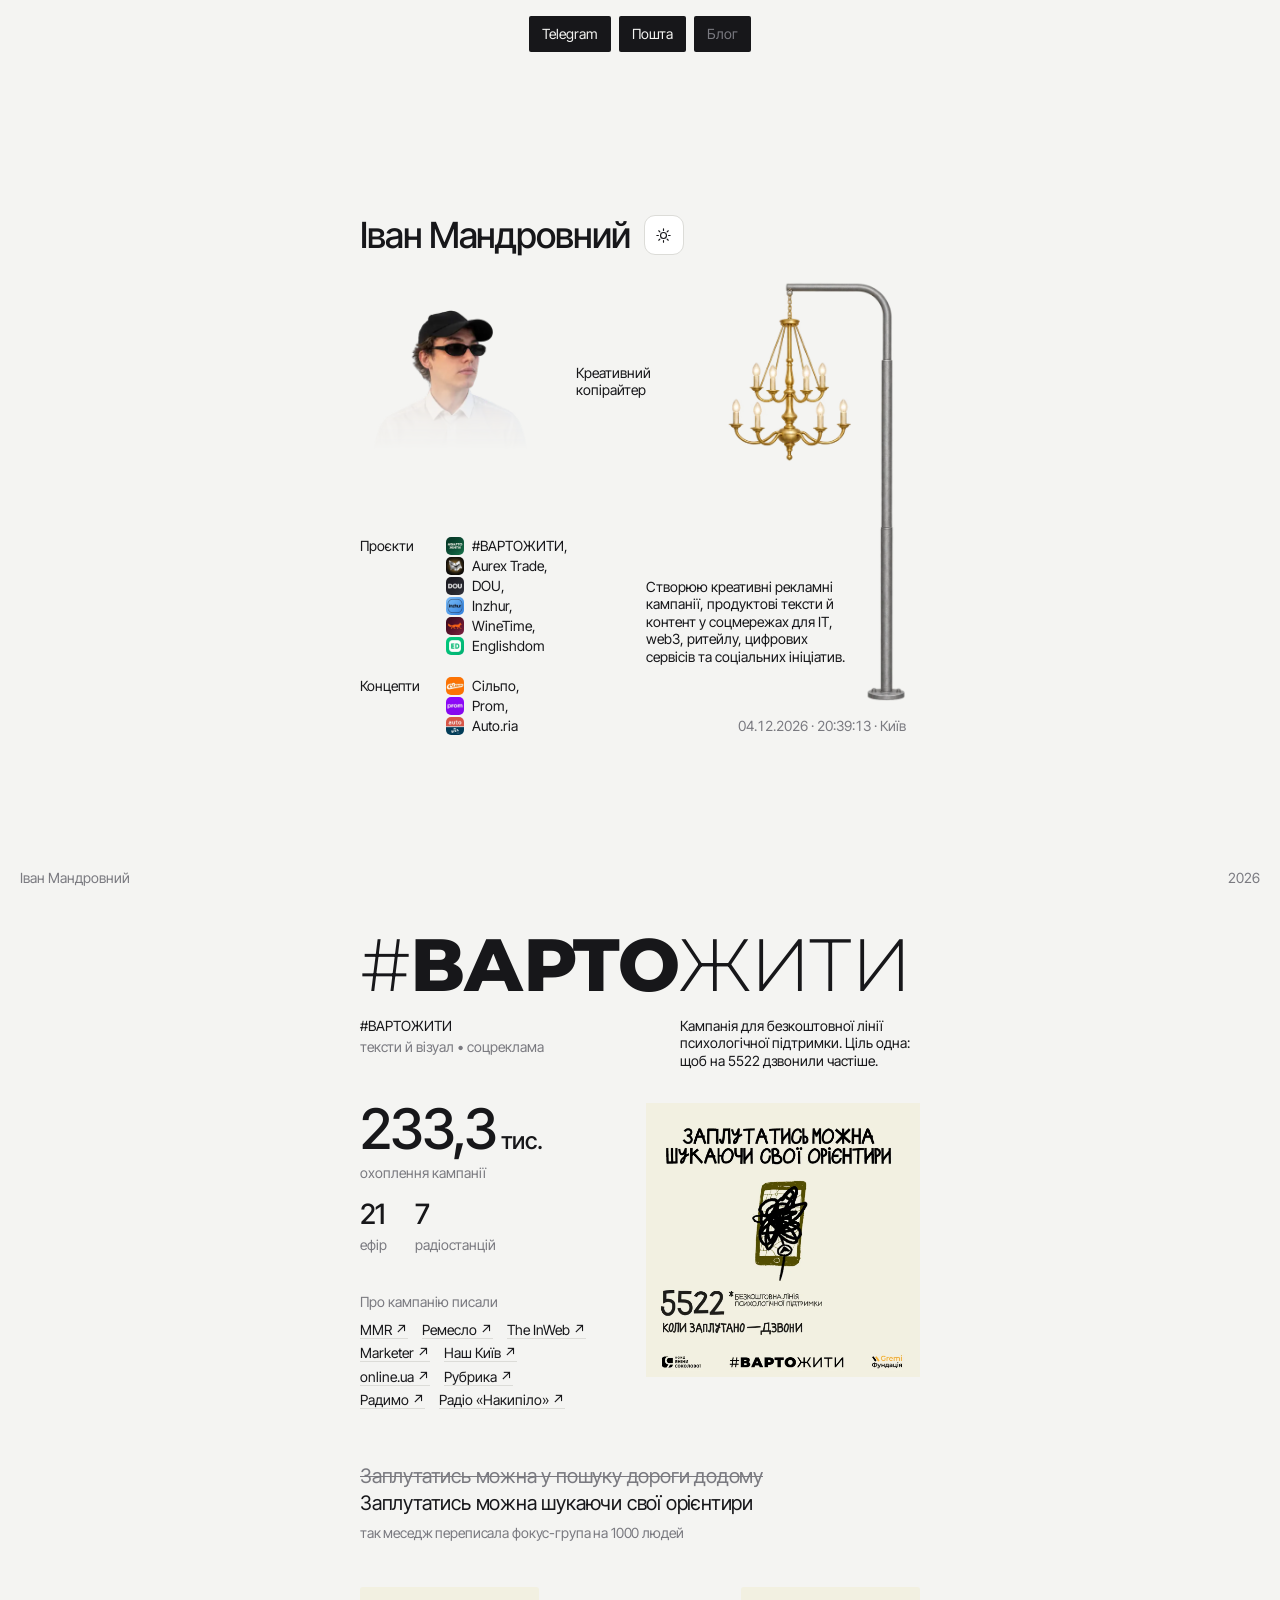
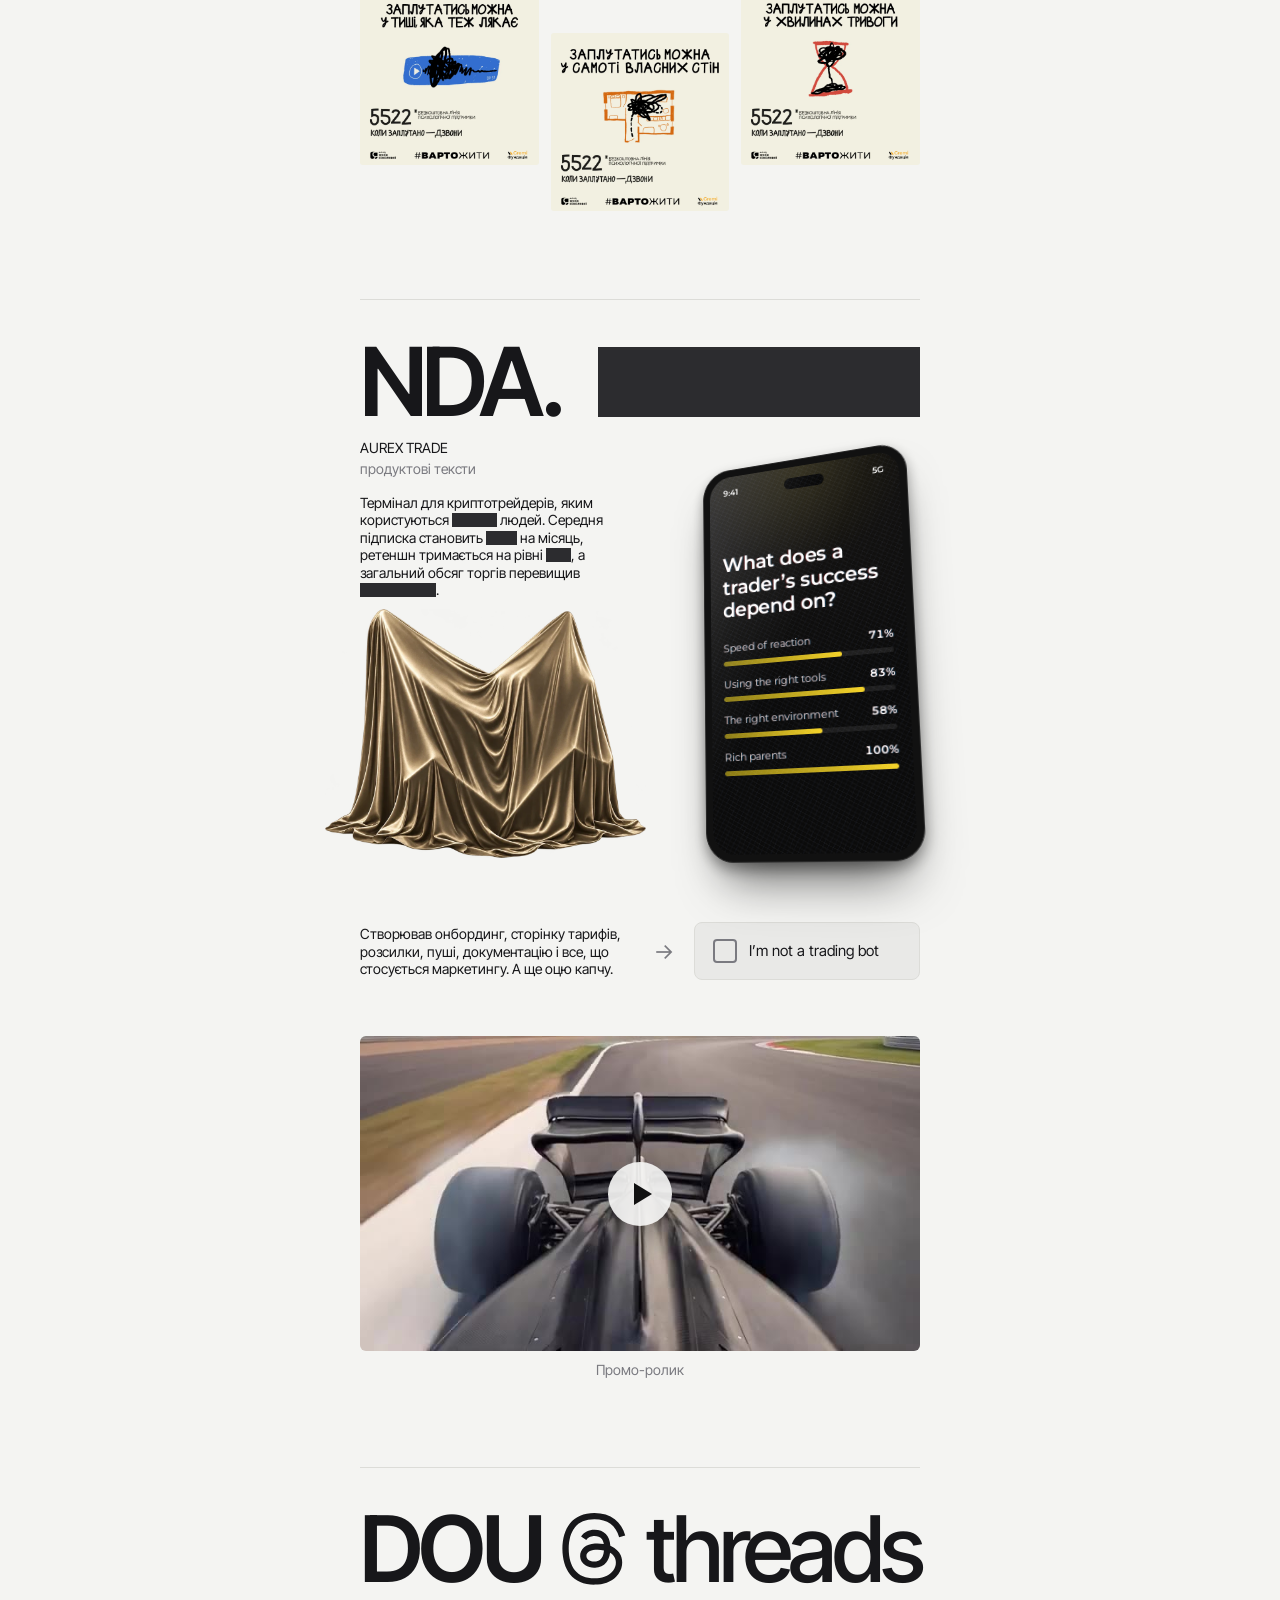
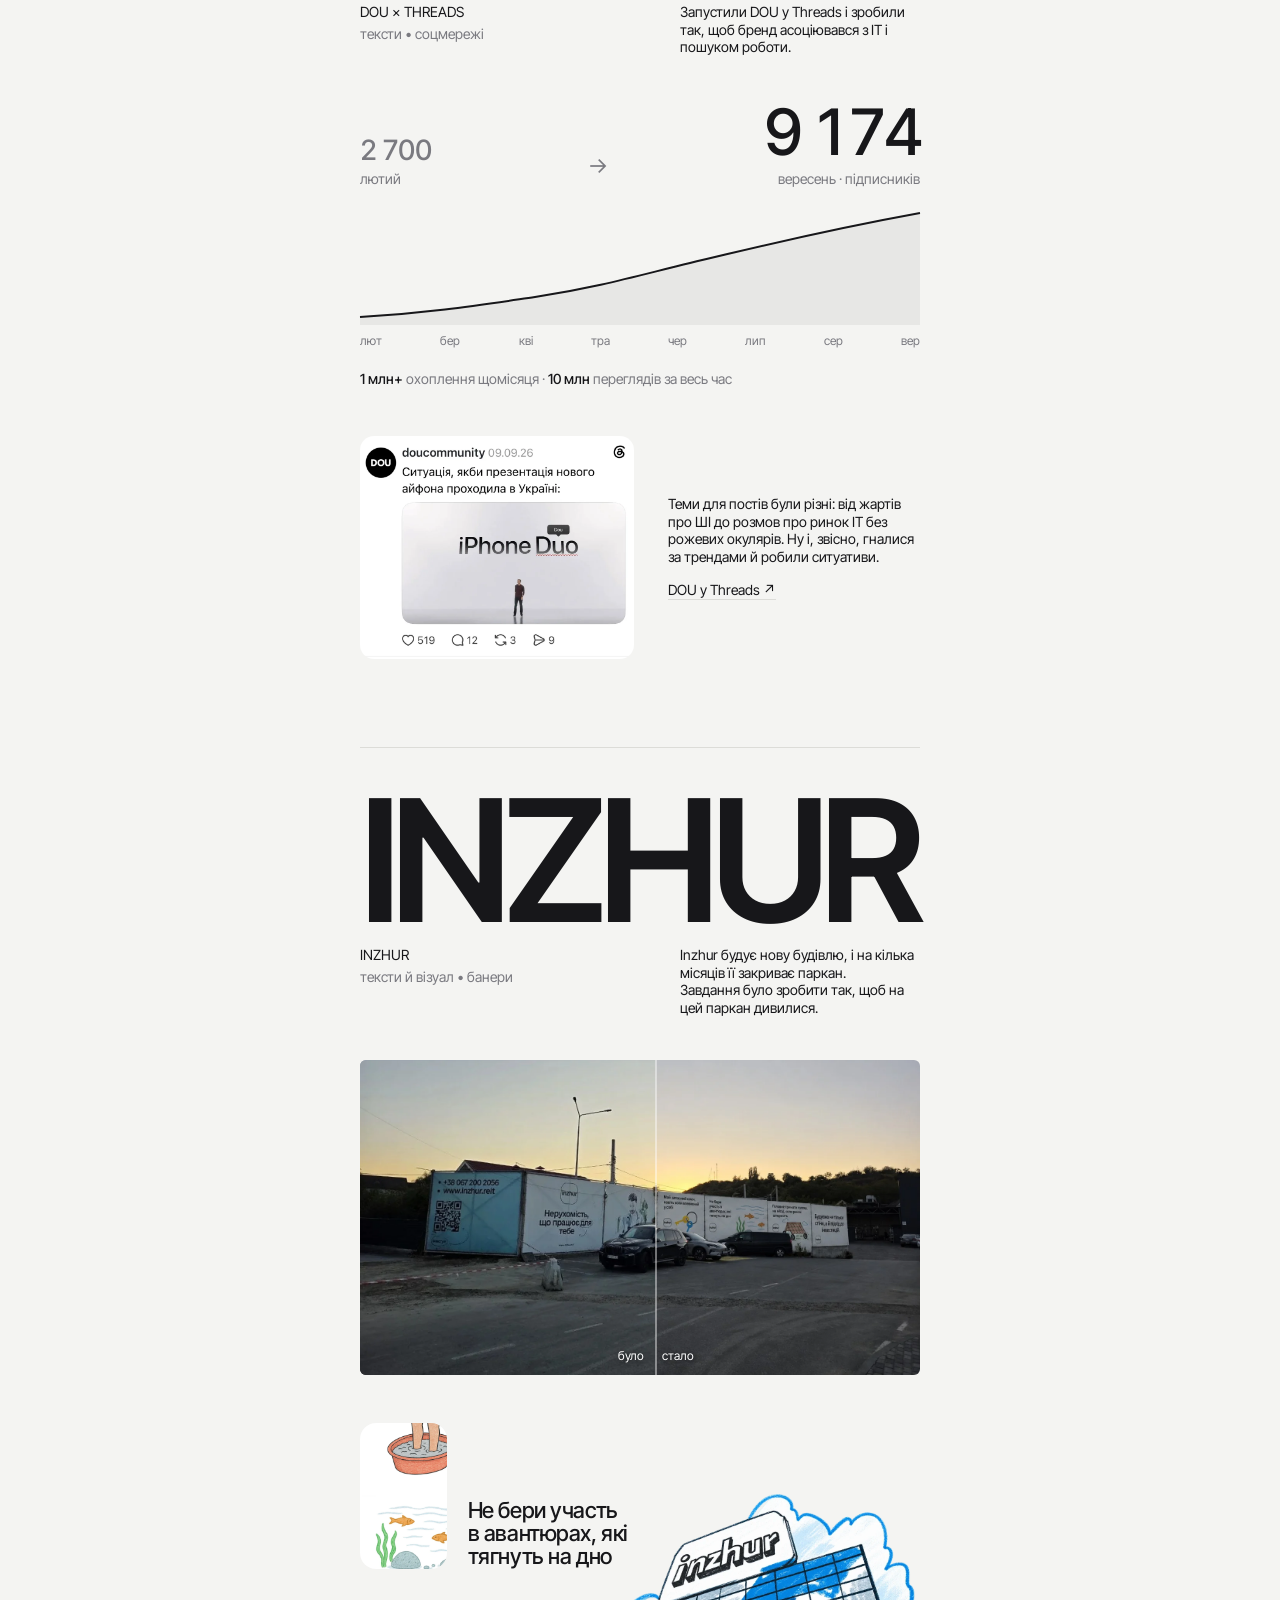
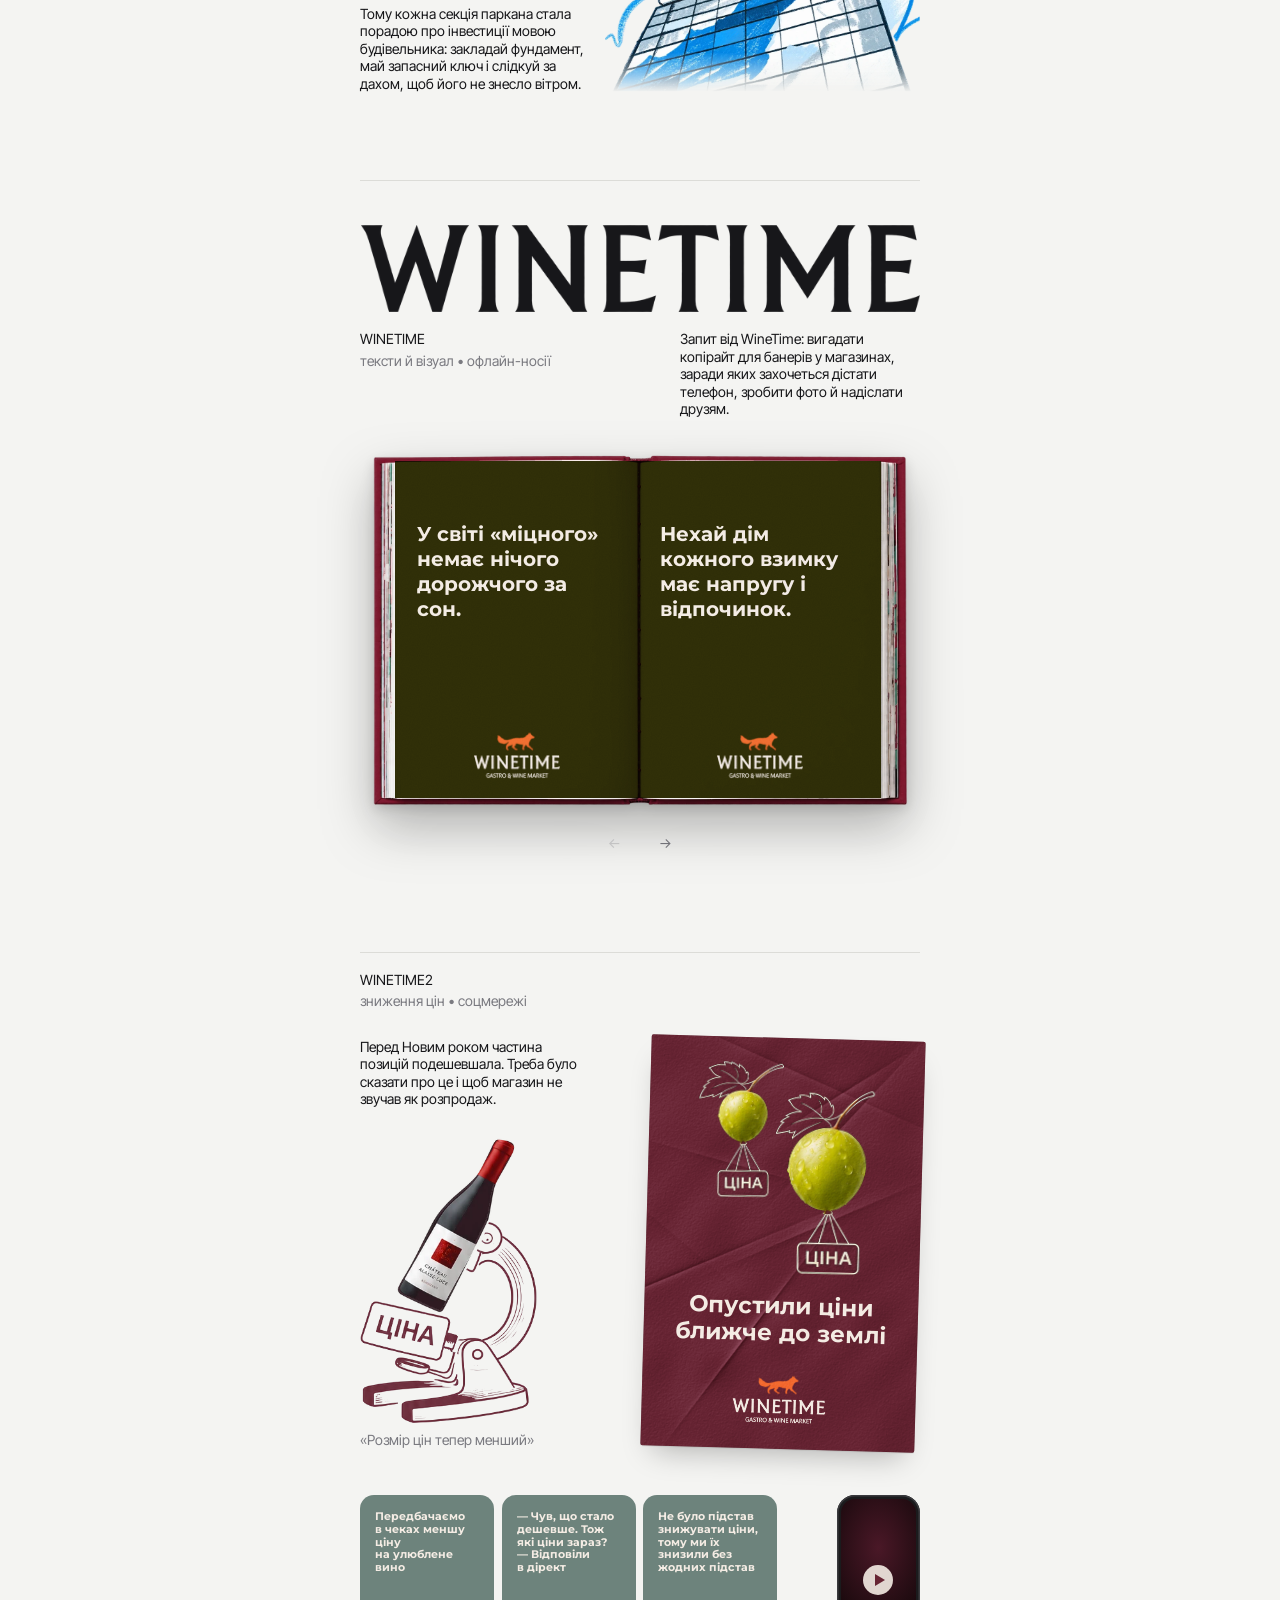
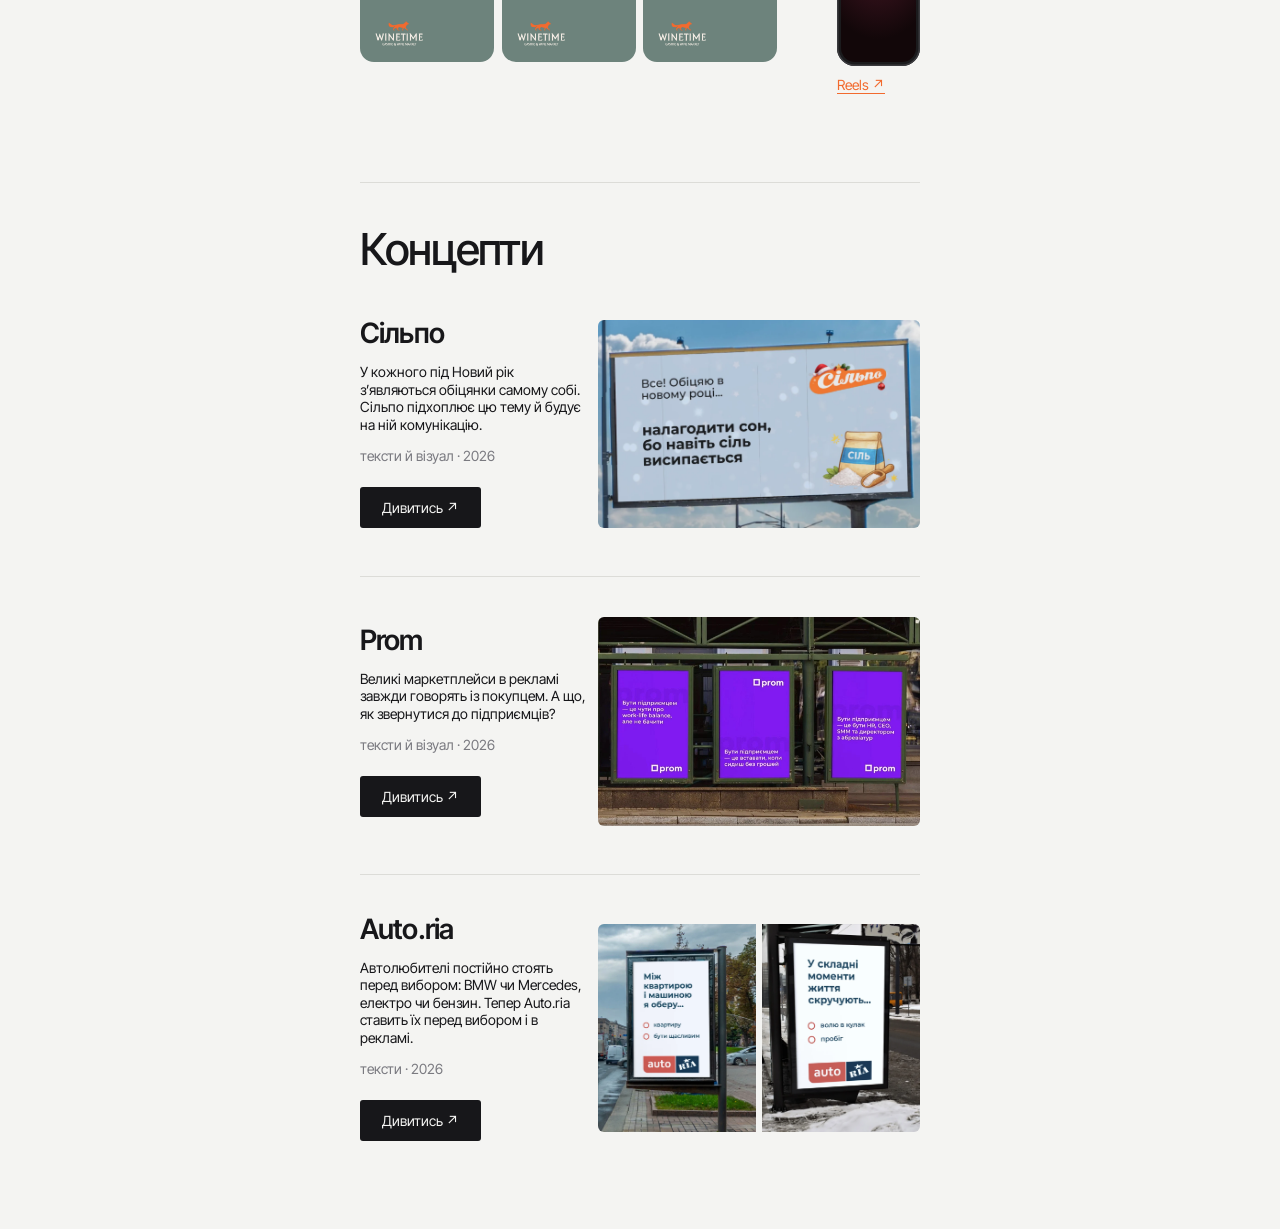
<file: index.html>
<!doctype html>
<html lang="uk" data-theme="light"><head><meta charset="utf-8"><meta name="viewport" content="width=device-width,initial-scale=1">
<title>Іван Мандровний — Креативний копірайтер</title>
<link rel="icon" href="/favicon.ico" sizes="any">
<link rel="icon" type="image/png" sizes="32x32" href="/favicon-32.png">
<link rel="icon" type="image/png" sizes="192x192" href="/favicon-192.png">
<link rel="apple-touch-icon" href="/apple-touch-icon.png">
<meta name="description" content="Створюю креативні рекламні кампанії, продуктові тексти й контент у соцмережах для IT, web3, ритейлу, цифрових сервісів та соціальних ініціатив.">
<meta property="og:type" content="website">
<meta property="og:url" content="https://mandrovnyi.cc/">
<meta property="og:title" content="Іван Мандровний — Креативний копірайтер">
<meta property="og:description" content="Створюю креативні рекламні кампанії, продуктові тексти й контент у соцмережах для IT, web3, ритейлу, цифрових сервісів та соціальних ініціатив.">
<meta property="og:image" content="https://mandrovnyi.cc/img/og-image.jpg">
<meta property="og:image:width" content="1200">
<meta property="og:image:height" content="630">
<meta property="og:locale" content="uk_UA">
<meta name="twitter:card" content="summary_large_image">
<meta name="twitter:image" content="https://mandrovnyi.cc/img/og-image.jpg">
<script>
  /* тема — та сама, що на решті сайту, ставиться до першого рендера */
  try { var t = localStorage.getItem('theme'); if (t) document.documentElement.dataset.theme = t; } catch (e) {}
</script>
<link rel="preconnect" href="https://fonts.googleapis.com"><link rel="preconnect" href="https://fonts.gstatic.com" crossorigin>
<link rel="stylesheet" href="https://fonts.googleapis.com/css2?family=Inter+Tight:ital,wght@0,400;0,500;0,600;1,400&family=IBM+Plex+Mono:wght@400;500&family=Montserrat:wght@300;600;700;800&family=Marcellus&display=swap">
<style>
:root { --bg:#161618; --text:#e6e6e3; --muted:#8c8c93; --line:#2c2c30; --col:560px;
  --sans:-apple-system,BlinkMacSystemFont,"Inter","Segoe UI",sans-serif; --mono:"IBM Plex Mono",ui-monospace,Menlo,monospace; color-scheme: dark; }
* { box-sizing:border-box; }
html, body { margin:0; background:var(--bg); color:var(--text); font-family:var(--sans); font-size:16px; line-height:1.4; -webkit-font-smoothing:antialiased; }
/* фон плавно, як на поточній головній; колір тексту — одразу: його перехід щокадру перераховував стилі всієї сторінки */
body { transition:background .25s ease; }
p { margin:0; }
.mono { font-family:var(--mono); font-size:12px; letter-spacing:.06em; text-transform:uppercase; color:var(--muted); }
.frame-top { position:fixed; top:16px; left:0; right:0; z-index:20; display:flex; justify-content:center; gap:8px; pointer-events:none; }
.frame-top a, .frame-top .off { pointer-events:auto; background:#f4f4f2; color:#111; text-decoration:none; font-size:14px; padding:9px 13px; border-radius:2px; }
.frame-top .off { color:var(--muted); cursor:default; } /* «Блог» поки без входу з головної */
.frame-bot { position:fixed; bottom:14px; left:20px; right:20px; z-index:20; display:flex; justify-content:space-between; font-size:14px; color:var(--muted); pointer-events:none; }
.col { width:min(var(--col), calc(100% - 32px)); margin:0 auto; }
.note { padding:110px 0 30px; color:var(--muted); font-size:14px; }
.case { padding:40px 0 140px; }
.brand { display:flex; flex-direction:column; gap:6px; }
.brand img { width:20%; align-self:flex-start; }
.brand h2 { margin:0; font-family:"Marcellus",serif; font-weight:400; font-size:100px; line-height:.9; white-space:nowrap; color:#f4ece4; }
.pass { display:grid; grid-template-columns:1fr 1fr; gap:24px; margin-top:22px; }
.pass .nm { font-size:15px; letter-spacing:.02em; }
.pass .tg { color:var(--muted); font-size:15px; margin-top:6px; }
.pass .ds { font-size:15px; line-height:1.45; }

/* ---------- книга: фото + сторінки, що гортаються, поверх ---------- */
.stage { margin-top:46px; perspective:1400px; }
.bk { position:relative; width:100%; aspect-ratio:1547/1017; --x0:6.2702%; --y0:4.1298%; --fw:87.0071%; --fh:91.6421%;
  transform:rotateX(var(--rx,0deg)) rotateY(var(--ry,0deg)); transform-style:preserve-3d; transition:transform .5s cubic-bezier(.2,.7,.2,1); }
.bk-photo { position:absolute; inset:0; width:100%; height:100%; display:block; filter:drop-shadow(0 30px 34px rgba(0,0,0,.6)) drop-shadow(0 6px 8px rgba(0,0,0,.45)); pointer-events:none; }
.bk-flip { position:absolute; left:var(--x0); top:var(--y0); width:var(--fw); height:var(--fh); }
.bk-shade { position:absolute; left:var(--x0); top:var(--y0); width:var(--fw); height:var(--fh); mix-blend-mode:multiply; pointer-events:none; z-index:5; }
.bk-grain { position:absolute; left:var(--x0); top:var(--y0); width:var(--fw); height:var(--fh); pointer-events:none; z-index:6; opacity:.22; mix-blend-mode:overlay;
  background-image:url("data:image/svg+xml;utf8,<svg xmlns='http://www.w3.org/2000/svg' width='160' height='160'><filter id='n'><feTurbulence type='fractalNoise' baseFrequency='.9' numOctaves='2' stitchTiles='stitch'/><feColorMatrix values='0 0 0 0 .5  0 0 0 0 .5  0 0 0 0 .5  0 0 0 1.1 0'/></filter><rect width='100%' height='100%' filter='url(%23n)'/></svg>"); }
.page { overflow:hidden; container-type:inline-size; }
.pg-in { position:absolute; inset:0; padding:9% 9% 8%; display:flex; flex-direction:column; }
.c-olive .pg-in { background:#2d2c07; color:#f4ece4; } .c-wine .pg-in { background:#741c34; color:#f4ece4; }
.c-orange .pg-in { background:#fc6c34; color:#2a160e; } .c-sage .pg-in { background:#64847c; color:#f4ece4; }
.pg-run { display:flex; justify-content:space-between; font-family:var(--mono); font-size:3.2cqw; letter-spacing:.08em; text-transform:uppercase; opacity:.55; }
.pg-t { margin-top:calc(15% + 4cqw); font-family:"Montserrat",sans-serif; font-weight:700; font-size:8.4cqw; line-height:1.22; } /* + 4cqw — місце колишнього підпису носія, щоб написи не з’їхали */
.pg-logo { margin-top:auto; align-self:center; width:44%; }
.pg-fox { margin-top:auto; align-self:center; width:26%; }
.paper .pp { position:absolute; inset:0; background:#f4f4f3; color:#1d1b1a; padding:11% 10% 9%; display:flex; flex-direction:column; gap:5cqw; }
.pp-k { font-family:var(--mono); font-size:3.2cqw; letter-spacing:.1em; text-transform:uppercase; color:#7a7570; }
.pp-big { margin-top:auto; font-family:"Marcellus",serif; font-size:15cqw; line-height:1; color:#5a1626; }
.pp-sub { font-family:"Marcellus",serif; font-size:8cqw; line-height:1.12; }
.pp-txt { font-size:5.2cqw; line-height:1.45; }
.pp-txt:first-of-type { margin-top:6cqw; }
.pp-foot { margin-top:auto; }
.pp-c { justify-content:center; align-items:center; text-align:center; }
.book-ui { display:flex; justify-content:space-between; align-items:center; margin-top:24px; }
.book-ui button { all:unset; cursor:pointer; font-family:var(--mono); font-size:12px; letter-spacing:.06em; text-transform:uppercase; color:var(--muted); padding:6px 0; }
.book-ui button:hover { color:var(--text); }
.book-ui button[disabled] { opacity:.3; cursor:default; }
.hint { margin-top:10px; text-align:center; }
@media (max-width:620px) { .pass { grid-template-columns:1fr; gap:14px; } .frame-bot { font-size:12px; } }
@media (prefers-reduced-motion: reduce) { .bk { transition:none; } }

/* ---------- концепція 2: «впорядкований хаос» як у tsarevandrey.me ---------- */
.c2 { margin-top:84px; }
.c2-k { display:block; padding-top:14px; border-top:1px solid var(--line); }
.cx { display:grid; grid-template-columns:repeat(12, 1fr); column-gap:12px; }
.tx { font-size:15px; line-height:1.45; color:#ededee; max-width:30ch; }
.tx b { font-weight:400; color:#f4ece4; }
.pst { position:relative; aspect-ratio:2/3; border-radius:4px; overflow:hidden; display:flex; flex-direction:column; container-type:inline-size; }
.pst .h { font-family:"Montserrat",sans-serif; font-weight:700; line-height:1.2; }
.p-wine { background:#672433; color:#f4ece4; text-align:center; }
.p-wine .ill { flex:1; min-height:0; display:flex; align-items:center; justify-content:center; padding:9% 12% 2%; }
.p-wine .ill img { max-width:100%; max-height:100%; display:block; }
.p-wine .h { font-size:8.4cqw; padding:0 8%; }
.p-wine .lg { width:34%; margin:6% auto 8%; display:block; }
/* великий постер — друкований аркуш: нахил, тінь, текстура зім'ятого паперу поверх усього */
.pst.big { border-radius:2px; transform:rotate(1.6deg);
  box-shadow:0 1px 1px rgba(0,0,0,.18), 0 14px 28px -10px rgba(0,0,0,.45); }
.pst.big.rv { transform:translateY(18px) rotate(1.6deg); }   /* поява при скролі зберігає нахил */
.pst.big.rv.in { transform:rotate(1.6deg); }
.pst .paper { position:absolute; inset:0; pointer-events:none;
  background:url(/img/new/paper-wrinkle.webp) center / cover; mix-blend-mode:soft-light; opacity:.85; }
.pst .paper::after { content:""; position:absolute; inset:0;
  background:linear-gradient(115deg, rgba(255,255,255,.07), rgba(255,255,255,0) 40%, rgba(0,0,0,.08)); }
[data-theme="light"] .pst.big { box-shadow:0 1px 1px rgba(0,0,0,.08), 0 16px 30px -12px rgba(0,0,0,.28); }
.p-wine.big .ill { padding:9% 14% 7%; }
.p-wine.big .lg { margin:10% auto 9%; }
.p-price { background:#fff; color:#1d1b1a; }
.p-price .top { flex:0 0 53%; padding:7% 8% 0; display:flex; flex-direction:column; }
.p-price .top img { width:36%; align-self:center; display:block; }
.p-price .h { font-size:8.8cqw; margin-top:7%; }
.p-price .bot { flex:1; min-height:0; background:#672433; display:flex; align-items:flex-end; justify-content:space-between; padding:0 7% 0 0; }
.p-price .bot img { height:94%; max-width:74%; object-fit:cover; object-position:left bottom; display:block; }
.p-price .pr { writing-mode:vertical-rl; transform:rotate(180deg); color:#f4ece4; font-family:"Montserrat",sans-serif; font-weight:500; font-size:10cqw; line-height:1; align-self:center; white-space:nowrap; }
/* ряд 1: текст ліворуч угорі, великий плакат праворуч, мікроскоп «плаває» ліворуч унизу */
.r1 { margin-top:26px; grid-template-rows:auto 1fr; }
.r1 .tx { grid-column:1 / 6; grid-row:1; }
.r1 .big { grid-column:7 / 13; grid-row:1 / 3; }
.r1 .fltw { grid-column:1 / 6; grid-row:2; align-self:end; margin-top:26px; }
.r1 .flt { width:78%; display:block; }
.fcap { margin-top:8px; font-size:13px; color:var(--muted); }
/* ряд 2: група карток ліворуч, телефон праворуч — як віджети */
.r2 { margin-top:46px; align-items:start; }
.cardset { grid-column:1 / 10; display:grid; grid-template-columns:repeat(3, 1fr); gap:8px; }
.sc { aspect-ratio:4/5; border-radius:14px; background:#6d837c; color:#f4ece4; padding:12% 11%; display:flex; flex-direction:column; container-type:inline-size; transition:transform .45s cubic-bezier(.2,.7,.2,1); }
.sc:hover { transform:translateY(-4px); }
.sc p { font-family:"Montserrat",sans-serif; font-weight:700; font-size:10.4cqw; line-height:1.18; }
.sc img { margin-top:auto; width:46%; display:block; }
.ph { grid-column:11 / 13; justify-self:end; width:100%; }
.phone { width:100%; aspect-ratio:9/18.5; border-radius:18px; padding:4px; background:#1b1b1d; box-shadow:inset 0 0 0 1.5px #3a3a3e; }
.phone-scr { width:100%; height:100%; border-radius:14px; overflow:hidden; display:grid; place-items:center; background:radial-gradient(120% 80% at 50% 30%, #4a1827, #120709 70%); }
.play { width:30px; height:30px; border-radius:50%; background:rgba(244,236,228,.9); display:grid; place-items:center; }
.play::after { content:""; margin-left:3px; border-left:10px solid #672433; border-top:6px solid transparent; border-bottom:6px solid transparent; }
.lnk { display:inline-block; margin-top:10px; color:#f26a2e; font-size:13px; text-decoration:none; border-bottom:1px solid currentColor; }
.lnk:hover { color:#ff8c57; }
/* ряд 3: плакат «599» праворуч, текст ліворуч унизу */
.r3 { margin-top:46px; align-items:end; }
.r3 .tx { grid-column:1 / 6; }
.r3 .mid { grid-column:8 / 13; }
.r3 .flt2 { grid-column:6 / 8; }
/* поява при скролі */
.rv { opacity:0; transform:translateY(18px); transition:opacity .7s ease, transform .8s cubic-bezier(.2,.7,.2,1); transition-delay:var(--dl,0s); }
.rv.in { opacity:1; transform:none; }
@media (max-width:620px) {
  .tx { font-size:14px; }
  .r1 .tx { grid-column:1 / 13; }
  .r1 .big { grid-column:5 / 13; grid-row:2; margin-top:18px; }
  .r1 .fltw { grid-column:1 / 5; grid-row:2; } .r1 .flt { width:100%; }
  .cardset { grid-column:1 / 13; }
  .ph { grid-column:9 / 13; margin-top:14px; width:100%; }
  .r2 { row-gap:0; }
  .r2 .cap2 { grid-column:1 / 9; margin-top:14px; }
  .r3 .tx { grid-column:1 / 7; } .r3 .mid { grid-column:7 / 13; }
}
@media (prefers-reduced-motion: reduce) { .rv { opacity:1; transform:none; transition:none; } }
.case { padding:32px 0 120px; }
.pass { margin-top:16px; }
.stage { margin-top:28px; }
.book-ui { margin-top:14px; }
.hint { margin-top:4px; }

/* ---------- шрифт і розміри як у tsarevandrey.me ---------- */
:root { --sans:"Inter Tight", -apple-system, BlinkMacSystemFont, "Segoe UI", sans-serif; }
/* ---------- світла тема ---------- */
:root[data-theme="light"] { --bg:#f4f4f2; --text:#17171a; --muted:#7a7a80; --line:#dcdcd8; color-scheme:light; }
[data-theme="light"] .frame-top a, [data-theme="light"] .frame-top .off { background:#17171a; color:#f4f4f2; }
[data-theme="light"] .frame-top .off { color:var(--muted); }
[data-theme="light"] .brand img { filter:invert(1); }
[data-theme="light"] .brand h2 { color:#17171a; }
.tx, .tx b { color:var(--text); }
.flt-l { display:none !important; }
[data-theme="light"] .fltw .flt-d { display:none !important; }
[data-theme="light"] .fltw .flt-l { display:block !important; }
[data-theme="light"] .bk-photo { filter:drop-shadow(0 22px 26px rgba(0,0,0,.25)) drop-shadow(0 4px 6px rgba(0,0,0,.15)); }

/* ---------- перший екран ---------- */
.hero { font-family:"Inter Tight",-apple-system,BlinkMacSystemFont,"Segoe UI",sans-serif; min-height:100vh; box-sizing:border-box; padding:110px 0 60px; display:grid; grid-template-columns:repeat(12,1fr); column-gap:12px; align-content:center; }
.h-left { grid-column:1 / 7; grid-row:1; display:flex; flex-direction:column; font-size:14px; line-height:1.25; position:relative; z-index:2; }
.h-top { display:flex; align-items:center; gap:14px; margin:0 0 22px; }
.h-name { margin:0; white-space:nowrap; font-size:36px; line-height:1; font-weight:500; letter-spacing:-.03em; }
/* посади — праворуч від портрета */
.h-me { display:flex; align-items:center; gap:24px; } .h-me .avatar { flex:none; }
.h-roles { margin:0; white-space:nowrap; }
.h-list { display:grid; grid-template-columns:86px 1fr; margin-top:52px; }
.h-list2 { margin-top:22px; }
.h-list ul { list-style:none; margin:0; padding:0; display:flex; flex-direction:column; gap:2px; }
.h-list li { display:flex; align-items:center; gap:8px; }
.th { width:18px; height:18px; border-radius:5px; flex:none; overflow:hidden; }
.th img { width:100%; height:100%; object-fit:cover; display:block; }
.g-sky { background:radial-gradient(circle at 30% 24%, rgba(160,205,245,.55), rgba(160,205,245,0) 58%), linear-gradient(160deg, #7db4ea 0%, #4b8fd8 52%, #2f6fc0 100%); }
.g-green { background:linear-gradient(140deg, #0f3527, #2b7d55); }
.g-gold { background:radial-gradient(circle at 50% 46%, rgba(230,194,122,.75), rgba(214,170,88,.15) 45%, transparent 70%), linear-gradient(140deg, #0a0a0b, #17140f); box-shadow:inset 0 0 0 1px rgba(230,194,122,.35); }
.g-dou { background:linear-gradient(140deg, #1c1c1f, #3a3a42); box-shadow:inset 0 0 0 1px rgba(255,255,255,.12); }
.h-cred { margin:0; max-width:25ch; text-wrap:pretty; } /* 25ch — 5 рядків без одного слова в кінці */
/* годинник — у тому ж рядку сітки, що й ліва колонка: низ = низ «Auto.ria»; правий край = правий край основи стовпа (основа впирається в край картинки) */
.clock { grid-column:7 / 13; grid-row:1; align-self:end; justify-self:end; margin-right:var(--cw-r); position:relative; z-index:3;
  font-size:14px; line-height:18px; color:var(--muted); white-space:nowrap; font-variant-numeric:tabular-nums; }
/* ліхтар-люстра біля правого краю */
/* люстра й кредо стоять над годинником: низ — на рядок годинника (18px) + 16px вище «Auto.ria» */
.lamp { grid-column:7 / 13; grid-row:1; position:relative; height:420px; align-self:end; margin-bottom:calc(18px + 16px); color:var(--text); }
.hero { --cw-r:14px; }
/* шар люстри, що гойдається, повернутим прямокутником виходить праворуч за блок (на телефоні — за екран); видимих частин там немає */
.lamp { overflow-x:clip; }
.cw { position:absolute; right:var(--cw-r); bottom:0; height:100%; aspect-ratio:614/1452; }
.cw > img { position:absolute; inset:0; width:100%; height:100%; display:block; pointer-events:none; transform:scaleX(-1); }
/* люстра ледь гойдається: два маятники з різним періодом; гачок на 64.96% 2.83% полотна — картинки віддзеркалені, тож по x 100% − 64.96% */
.swing, .swing2 { position:absolute; inset:0; transform-origin:35.04% 2.83%; pointer-events:none; will-change:transform; }
.swing { animation:sway 3.4s ease-in-out infinite alternate; }
.swing2 { animation:sway2 2.1s ease-in-out infinite alternate; }
.swing img { position:absolute; inset:0; width:100%; height:100%; display:block; transform:scaleX(-1); }
@keyframes sway { from { transform:rotate(-4.5deg); } to { transform:rotate(4.5deg); } }
@keyframes sway2 { from { transform:rotate(-1.5deg); } to { transform:rotate(1.5deg); } }
@media (prefers-reduced-motion: reduce) { .swing, .swing2 { animation:none; } }
/* у lamp-pole.webp випадково лишилась крайня свічка люстри (x ≥ 22.28%, y ≥ 3.14% полотна): на стовпі її обрізаємо, а в .swing показуємо тільки її */
.cw > img.pole { clip-path:polygon(0 0, 100% 0, 100% 3.14%, 22.28% 3.14%, 22.28% 100%, 0 100%); }
.swing img.pole-candle { clip-path:polygon(22.28% 3.14%, 100% 3.14%, 100% 100%, 22.28% 100%); }
.glows i { position:absolute; width:22%; aspect-ratio:1; transform:translate(-50%,-55%); border-radius:50%; pointer-events:none;
  background:radial-gradient(circle, rgba(255,240,200,.85) 0%, rgba(255,226,160,.35) 22%, rgba(255,214,140,0) 62%); opacity:0; transition:opacity .3s ease; }
.lamp.lit .glows i { opacity:1; }
/* портрет і перемикач під люстрою */
/* портрет — одразу під ім'ям */
.avatar { position:relative; width:210px; margin:-8px 0 6px -18px; }
/* кредо й годинник — під люстрою, ліворуч від стовпа (стовп на 86,5–93% ширини люстри) */
.h-note { grid-column:7 / 13; grid-row:1; align-self:end; margin-bottom:calc(18px + 16px); height:420px; display:flex; flex-direction:column; justify-content:flex-end; position:relative; z-index:3;
  padding-right:calc(14px + 420px * 614 / 1452 * .135 + 14px); padding-bottom:36px; font-size:14px; line-height:1.25; pointer-events:none; }
.h-note > * { pointer-events:auto; }
/* портрет — той самий компонент, що на поточній головній (folders.css): кадри кепки, та сама маска */
.portrait { position:relative; z-index:1; width:100%; aspect-ratio:1;
  -webkit-mask-image:linear-gradient(to bottom, #000 0%, #000 38%, rgba(0,0,0,.62) 58%, rgba(0,0,0,.22) 73%, transparent 86%);
          mask-image:linear-gradient(to bottom, #000 0%, #000 38%, rgba(0,0,0,.62) 58%, rgba(0,0,0,.22) 73%, transparent 86%); }
.portrait img { position:absolute; inset:0; width:100%; height:100%; object-fit:contain; opacity:0; pointer-events:none; }
.portrait img.on { opacity:1; }
/* кнопка теми — та сама, що на поточній головній (folders.css) */
:root { --panel:#232326; } :root[data-theme="light"] { --panel:#ffffff; }
.toggle { position:relative; z-index:2; flex:none; width:40px; height:40px; border-radius:11px; background:var(--panel); border:1px solid var(--line); color:var(--text); cursor:pointer;
  display:flex; align-items:center; justify-content:center; padding:0; font:inherit; }
.toggle svg { display:block; }
html[data-theme="light"] .i-moon { display:none; }
html[data-theme="dark"]  .i-sun  { display:none; }
/* голуби */
.pigeon { position:absolute; margin:0; font-family:"IBM Plex Mono",ui-monospace,Menlo,monospace; font-size:2.6px; line-height:1; letter-spacing:0; white-space:pre;
  color:var(--text); user-select:none; cursor:pointer; will-change:transform, opacity; }
.pigeon span { display:block; }
.pigeon { display:none; } /* голуби тимчасово сховані — щоб повернути, видалити цей рядок */
.pigeon.left span { transform:scaleX(-1); }
@media (max-width:620px) {
  .hero { min-height:0; padding-top:80px; }
  .hero { --cw-r:4px; --lh:262px; } /* висота люстри = висота ролей + Projects + Concepts, щоб низ портрета був по низу Concepts */
  .h-name { font-size:28px; }
  /* телефон: ліва колонка й рядок з портретом розпадаються на клітинки сітки героя — ім'я, ролі, Projects, Concepts ліворуч; люстра праворуч, портрет під свічками */
  .h-left, .h-me { display:contents; }
  .h-top { grid-column:1 / 13; grid-row:1; }
  .h-roles { grid-column:1 / 8; grid-row:2; margin-top:0; position:relative; z-index:2; }
  .h-list { grid-column:1 / 8; grid-row:3; margin-top:30px; position:relative; z-index:2; }
  .h-list2 { grid-row:4; margin-top:22px; }
  .lamp { grid-column:7 / 13; grid-row:2 / 5; height:var(--lh); align-self:end; margin:0; }
  /* центр портрета — під гаком люстри: 64.96% ширини стовпа (614/1452 від висоти) від правого краю */
  .h-me .avatar { grid-column:7 / 13; grid-row:2 / 5; align-self:end; justify-self:end; width:136px; margin:0 calc(var(--cw-r) + var(--lh) * 614 / 1452 * .6496 - 68px) 0 0; position:relative; z-index:1; }
  .h-note { grid-column:1 / 13; grid-row:5; height:auto; padding-right:0; padding-bottom:0; margin-top:16px; margin-bottom:0; }
  .pigeon { font-size:1.9px; }
  .frame-bot, .hero .clock { display:none; }
}
/* вузькі телефони: годинник 14px уже налазить на список — менший кегль, лінія з «Auto.ria» та сама */
@media (max-width:380px) { .hero .clock { font-size:12px; } }
/* ---------- єдиний шрифт і розмір на всьому сайті ---------- */
body, .pass .nm, .pass .tg, .pass .ds, .tx, .fcap, .lnk, .book-ui, .book-ui button { font-family:var(--sans); }
body { font-size:14px; line-height:1.25; }
.pass { grid-template-columns:1fr 1fr; gap:24px; margin-top:18px; }
.pass .nm { font-size:14px; letter-spacing:0; text-transform:uppercase; }
.pass .tg { font-size:14px; margin-top:4px; color:var(--muted); }
.pass .ds { font-size:14px; line-height:1.25; max-width:30ch; justify-self:end; }
.tx { font-size:14px; line-height:1.25; }
.fcap { font-size:14px; margin-top:8px; }
.lnk { font-size:14px; }
.book-ui { justify-content:center; gap:22px; margin-top:16px; }
.book-ui button { font-size:14px; letter-spacing:0; text-transform:none; padding:4px 8px; }
.c2 { margin-top:96px; }
.c2-pass { margin-top:0; padding-top:18px; border-top:1px solid var(--line); }
.cx.r1 { margin-top:28px; }
.case { padding-bottom:88px; }
@media (max-width:620px) { .pass { grid-template-columns:1fr; gap:10px; } .pass .ds { justify-self:start; } }

.brand h2.wm { margin:0; width:100%; font-size:0; background:var(--text);
  -webkit-mask-image:var(--wm); mask-image:var(--wm); -webkit-mask-size:contain; mask-size:contain; -webkit-mask-repeat:no-repeat; mask-repeat:no-repeat; -webkit-mask-position:center; mask-position:center; }
/* ================= #ВАРТОЖИТИ ================= */
/* розділова лінія між кейсами */
main > .case + .case { border-top:1px solid var(--line); padding-top:44px; }
.vt .brand { container-type:inline-size; }
.vt .brand h2.vt-wm { margin:0; font-family:"Montserrat",sans-serif; font-weight:300; font-size:13.2cqw; line-height:.9; letter-spacing:-.02em; white-space:nowrap; color:var(--text); }
.vt .brand h2.vt-wm b { font-weight:800; }
.vt-r1 { margin-top:34px; align-items:start; }
.vt-l { grid-column:1 / 6; display:flex; flex-direction:column; }
.vt-num { display:flex; align-items:baseline; gap:8px; font-size:44px; line-height:1; font-weight:500; letter-spacing:-.03em; }
.vt-num i { font-style:normal; font-size:24px; color:var(--muted); }
.vt-cap { margin:8px 0 0; color:var(--muted); font-size:14px; line-height:1.25; }
.vt-media a, .vt-why a { color:var(--text); text-decoration:none; border-bottom:1px solid var(--line); }
.vt-media a:hover, .vt-why a:hover { border-color:currentColor; }
.vt-press { margin-top:40px; padding-top:0; border-top:none; }
.vt-k { margin:0 0 10px; color:var(--muted); }
.vt-media { list-style:none; margin:0; padding:0; display:flex; flex-wrap:wrap; gap:6px 14px; }
.vt-hero { grid-column:7 / 13; margin:0; }
.vt figcaption { margin-top:8px; color:var(--muted); font-size:14px; line-height:1.25; }
/* піксельний перехід: фінал ⇄ перша ідея (canvas) */
.px { position:relative; cursor:pointer; outline:none; }
.px-a { display:block; width:100%; height:auto; border-radius:3px; }
.px canvas { position:absolute; inset:0; width:100%; height:100%; display:block; }
.px.ready .px-a { visibility:hidden; }
.px:focus-visible { outline:1px dashed var(--muted); outline-offset:6px; }
.vt-r2 { margin-top:46px; align-items:start; }
.vt-r2 figure { margin:0; grid-column:span 4; }
.vt-r2 figure.off { margin-top:46px; }
.vt-big small { font-size:.42em; letter-spacing:-.01em; }
.vt-big { white-space:nowrap; font-size:56px; line-height:.95; font-weight:500; letter-spacing:-.04em; }
.vt-pair { display:flex; gap:28px; margin-top:18px; }
.vt-mid { font-size:28px; line-height:1; font-weight:500; letter-spacing:-.02em; }
.vt-fg { margin-top:56px; }
.vt-fg p { margin:0; font-size:20px; line-height:1.15; letter-spacing:-.01em; }
.vt-fg .old { color:var(--muted); text-decoration:line-through; text-decoration-thickness:1px; }
.vt-fg .new { margin-top:4px; }
.vt-fg .vt-cap { font-size:14px; margin-top:10px; }
.vt-why { grid-column:1 / 8; }
.vt-why a { color:inherit; }
@media (max-width:620px) {
  .vt-l { grid-column:1 / 13; } .vt-hero { grid-column:1 / 13; margin-top:30px; }
  .vt-r2 figure { grid-column:span 6; } .vt-r2 figure:nth-child(3) { grid-column:4 / 10; margin-top:20px; } .vt-r2 figure.off { margin-top:36px; }
  .vt-big { font-size:48px; } .vt-fg p { font-size:18px; }
}
/* справжні макети кампанії — у власних пропорціях */
.vp-img { display:block; width:100%; height:auto; border-radius:3px; }
/* ================= AUREX (NDA) ================= */
.ax-head { container-type:inline-size; display:grid; grid-template-columns:repeat(12,1fr); column-gap:12px; align-items:center; }
.ax-wm { grid-column:1 / 6; margin:0; font-family:var(--sans); font-weight:600; font-size:17cqw; line-height:.8; letter-spacing:-.05em; color:var(--text); white-space:nowrap; }
.ax-bar { grid-column:6 / 13; height:12.5cqw; background:var(--text); opacity:.9; transform-origin:left center; transform:scaleX(0); transition:transform .9s cubic-bezier(.7,0,.2,1) .25s; }
.ax-head.in .ax-bar { transform:none; }
.rd { display:inline-block; width:var(--w); height:1.02em; vertical-align:-.16em; background:var(--text); opacity:.9; position:relative; transform-origin:left center; transform:scaleX(0); transition:transform .5s cubic-bezier(.7,0,.2,1); cursor:not-allowed; }
.ax-ds.in .rd { transform:none; }
.ax-ds.in .rd:nth-of-type(1) { transition-delay:.5s; } .ax-ds.in .rd:nth-of-type(2) { transition-delay:.65s; }
.ax-ds.in .rd:nth-of-type(3) { transition-delay:.8s; } .ax-ds.in .rd:nth-of-type(4) { transition-delay:.95s; }
.rd::after { content:"NDA"; position:absolute; inset:0; display:grid; place-items:center; font-size:9px; letter-spacing:.12em; color:var(--bg); opacity:0; transition:opacity .2s ease; }
.rd:hover::after { opacity:1; }
/* ліва колонка: паспорт + тканина; права — телефон на всю висоту */
.ax-hero { margin-top:18px; align-items:stretch; }
.ax-l { grid-column:1 / 8; grid-row:1; display:flex; flex-direction:column; }
.ax-l .nm { margin:0; text-transform:uppercase; } .ax-l .tg { margin:4px 0 0; color:var(--muted); }
.ax-l .ax-ds { margin:16px 0 0; max-width:34ch; }
.ax-cloth { width:100%; margin:auto 0 0 -11%; padding-top:10px; display:block; }
/* телефон, сфотографований іншим телефоном: перспектива, муар, відблиск, кольорова бахрома; на наведенні — «у фокусі» */
.ax-shot { grid-column:8 / 13; grid-row:1; margin:0; align-self:end; justify-self:end; width:100%; perspective:900px; position:relative; z-index:1; }
.ax-phone { background:#111; border:1px solid #2c2c2c; border-radius:30px; padding:7px; box-shadow:0 30px 50px -20px rgba(0,0,0,.7), 0 6px 14px rgba(0,0,0,.35);
  transform:rotateY(-20deg) rotateX(9deg) rotateZ(-5deg); transform-origin:50% 60%; transition:transform .7s cubic-bezier(.2,.7,.2,1); }
.ax-shot:hover .ax-phone { transform:rotateY(-4deg) rotateX(2deg) rotateZ(-1deg); }
.ax-scr { position:relative; overflow:hidden; aspect-ratio:9 / 17; border-radius:24px; color:#fff; padding:12px 14px 16px; box-sizing:border-box; font-family:"Montserrat",var(--sans); display:flex; flex-direction:column;
  background:radial-gradient(120% 60% at 50% 0%, #2a2614 0%, #121110 45%, #0b0b0b 100%); }
/* «фото екрана»: відблиск і легкий муар — без затемнення */
.ax-scr::after { content:""; position:absolute; inset:0; pointer-events:none; transition:opacity .6s ease;
  background:
    linear-gradient(118deg, rgba(255,255,255,.18) 0%, rgba(255,255,255,.05) 28%, transparent 44%),
    repeating-linear-gradient(28deg, rgba(255,255,255,.03) 0 1px, transparent 1px 4px),
    repeating-linear-gradient(-62deg, rgba(120,150,255,.035) 0 1px, transparent 1px 5px);
  mix-blend-mode:screen; }
.ax-shot:hover .ax-scr::after { opacity:.3; }
.ax-scr .t, .ax-scr .v, .ax-uik { text-shadow:-.5px 0 rgba(255,50,50,.3), .5px 0 rgba(50,180,255,.3); }
.ax-sb { display:flex; justify-content:space-between; align-items:center; font-size:9px; font-weight:600; color:#fff; margin:0 2px; }
.ax-sb i { width:44px; height:12px; border-radius:8px; background:#000; }
.ax-uik { margin:auto 0 22px; font-family:"Montserrat",var(--sans); font-weight:600; font-size:21px; letter-spacing:-.01em; text-transform:none; color:#fff; line-height:1.15; }
.ax-bars ul { list-style:none; margin:0 0 auto; padding:0; display:flex; flex-direction:column; gap:13px; }
.ax-bars li { display:grid; grid-template-columns:1fr auto; column-gap:8px; row-gap:6px; align-items:end; position:relative; }
.ax-bars .t { font-size:11px; color:#c9c9c9; }
.ax-bars .v { font-size:11px; font-weight:600; color:#fff; font-variant-numeric:tabular-nums; }
.ax-bars .tr { grid-column:1 / 3; height:5px; background:rgba(255,255,255,.08); border-radius:3px; overflow:hidden; }
.ax-bars .tr i { display:block; height:100%; width:0; border-radius:3px; background:linear-gradient(90deg,#8a7a14,#f5d327); transition:width 1s cubic-bezier(.2,.7,.2,1); }
.ax-shot.in .tr i { width:var(--w); }
.ax-shot.in li:nth-child(1) i { transition-delay:.3s; } .ax-shot.in li:nth-child(2) i { transition-delay:.45s; } .ax-shot.in li:nth-child(3) i { transition-delay:.6s; }
.ax-shot.in li.rich i { transition-delay:1.2s; transition-duration:.5s; }
@media (prefers-reduced-motion: reduce) { .ax-bars .tr i { width:var(--w); transition:none; } .ax-phone { transition:none; } }
/* «я не бот» */
.ax-bot { all:unset; grid-column:8 / 13; white-space:nowrap; box-sizing:border-box; display:flex; align-items:center; gap:12px; width:100%; padding:16px 18px; border:1px solid var(--line); border-radius:8px; background:color-mix(in srgb, var(--text) 5%, transparent); font-size:15px; cursor:pointer; transition:border-color .2s ease, transform .2s ease; }
.ax-bot:hover, .ax-bot:focus-visible { border-color:#fbee4f; }
.ax-bot:active { transform:scale(.99); }
.ax-bot .bx { flex:none; width:24px; height:24px; border:2px solid var(--muted); border-radius:4px; display:grid; place-items:center; transition:background .2s, border-color .2s; }
.ax-bot:hover .bx { border-color:#fbee4f; }
.ax-bot.ok .bx { background:#fbee4f; border-color:#fbee4f; }
.ax-bot.ok .bx::after { content:""; width:6px; height:12px; border:solid #111; border-width:0 2.5px 2.5px 0; transform:translateY(-2px) rotate(45deg); }
/* текст про роботу → капча */
.ax-work { margin-top:64px; align-items:center; }
.ax-wt { grid-column:1 / 7; margin:0; }
.ax-arr { grid-column:7 / 8; justify-self:center; font-size:22px; color:var(--muted); animation:axArr 1.6s ease-in-out infinite; }
@keyframes axArr { 50% { transform:translateX(5px); color:var(--text); } }
/* ролик: без розмиття, по кнопці */
.ax-vid { margin:56px 0 0; }
.ax-vw { position:relative; border-radius:6px; overflow:hidden; background:#000; }
.ax-vid video { display:block; width:100%; aspect-ratio:16/9; object-fit:cover; cursor:pointer; }
.ax-play { all:unset; position:absolute; left:50%; top:50%; width:64px; height:64px; margin:-32px 0 0 -32px; border-radius:50%; background:rgba(244,244,242,.92); display:grid; place-items:center; cursor:pointer; transition:transform .2s ease, opacity .25s ease; box-shadow:0 10px 30px rgba(0,0,0,.35); }
.ax-play span { width:0; height:0; margin-left:5px; border-left:18px solid #111; border-top:11px solid transparent; border-bottom:11px solid transparent; }
.ax-play:hover { transform:scale(1.06); }
.ax-play:focus-visible { outline:2px solid #fbee4f; outline-offset:4px; }
.ax-vid.playing .ax-play { opacity:0; pointer-events:none; }
.ax-vid figcaption { margin-top:10px; color:var(--muted); text-align:center; }
/* що писав */
/* капча-модалка (як у продукті) */
.cp { position:fixed; inset:0; z-index:60; display:grid; place-items:center; padding:16px; background:rgba(0,0,0,.62); }
.cp[hidden] { display:none; }
.cp-box { width:min(340px, 100%); border-radius:8px; overflow:hidden; background:#0f0f10; color:#111; font-family:"Montserrat",var(--sans); box-shadow:0 30px 60px -20px rgba(0,0,0,.7); animation:cpIn .25s cubic-bezier(.2,.7,.2,1); }
@keyframes cpIn { from { transform:translateY(10px) scale(.98); opacity:0; } }
.cp-h { position:relative; background:#fbee4f; padding:16px 16px 14px; }
.cp-x { all:unset; position:absolute; right:8px; top:6px; width:32px; height:32px; display:grid; place-items:center; font:300 26px/1 var(--sans); color:#111; cursor:pointer; border-radius:50%; }
.cp-x:hover { background:rgba(0,0,0,.08); } .cp-x:focus-visible { outline:2px solid #111; }
.cp-h p { margin:0; font-size:13px; line-height:1.3; }
.cp-h .cp-big { font-size:26px; font-weight:600; line-height:1.1; }
.cp-h .cp-s { font-size:11px; color:#4a4630; margin-top:4px; }
.cp-g { display:grid; grid-template-columns:repeat(3,1fr); gap:3px; padding:3px; background:#2a2a28; }
.cp-t { all:unset; position:relative; aspect-ratio:1; overflow:hidden; cursor:pointer; background:#222; }
.cp-t img { width:100%; height:100%; object-fit:cover; display:block; transition:transform .18s ease; }
.cp-t[aria-pressed="true"] img { transform:scale(.82); }
.cp-t[aria-pressed="true"]::after { content:"✓"; position:absolute; left:6px; top:6px; width:20px; height:20px; border-radius:50%; background:#fbee4f; color:#111; font:600 12px/20px var(--sans); text-align:center; }
.cp-t:focus-visible { outline:2px solid #fbee4f; outline-offset:-2px; }
.cp-f { display:flex; align-items:center; gap:10px; padding:12px; }
.cp-r { all:unset; color:#8c8c93; font-size:18px; cursor:pointer; padding:0 4px; }
.cp-msg { flex:1; font-size:11px; line-height:1.25; color:#c9c9cf; }
.cp-msg.bad { color:#ff8a7a; } .cp-msg.good { color:#fbee4f; }
.cp-v { all:unset; background:#fbee4f; color:#111; font-weight:600; font-size:14px; padding:10px 18px; border-radius:6px; cursor:pointer; }
.cp-box.shake { animation:cpShake .35s; }
@keyframes cpShake { 20%,60% { transform:translateX(-6px); } 40%,80% { transform:translateX(6px); } }
@media (max-width:620px) {
  .ax-l { grid-column:1 / 13; } .ax-cloth { margin-left:0; width:100%; }
  .ax-shot { grid-column:3 / 11; grid-row:2; width:100%; margin-top:28px; }
  .ax-wt, .ax-bot { grid-column:1 / 13; } .ax-arr { grid-column:1 / 13; justify-self:start; margin:10px 0; transform:rotate(90deg); animation:none; }
}
@media (prefers-reduced-motion: reduce) { .ax-arr { animation:none; } .ax-bar, .rd { transform:none; transition:none; } .cp-box, .cp-box.shake { animation:none; } }
/* ================= DOU × THREADS ================= */
.dou-head { container-type:inline-size; }
.dou-wm { margin:0; display:flex; align-items:center; justify-content:space-between; font-family:var(--sans); font-weight:600; font-size:var(--fs,16.4cqw); line-height:.8; letter-spacing:-.05em; white-space:nowrap; }
.dou-wm .lc { font-weight:500; letter-spacing:-.055em; }
.dou-th { width:.78em; height:.78em; fill:var(--text); flex:none; margin:0 .07em; }
.dou-grow { margin-top:44px; }
.dou-nums { display:flex; align-items:flex-end; justify-content:space-between; gap:12px; }
.dou-nums > div { display:flex; flex-direction:column; gap:6px; }
.dou-nums .r { text-align:right; align-items:flex-end; }
.dou-n { font-size:28px; line-height:1; font-weight:500; letter-spacing:-.02em; color:var(--muted); font-variant-numeric:tabular-nums; }
.dou-n.big { font-size:64px; letter-spacing:-.045em; color:var(--text); }
.dou-l { color:var(--muted); }
.dou-ar { color:var(--muted); font-size:22px; margin-bottom:8px; }
.dou-ch { display:block; width:100%; height:120px; margin-top:18px; overflow:visible; }
.dou-ch .ln { fill:none; stroke:var(--text); stroke-width:2; vector-effect:non-scaling-stroke; stroke-dasharray:1000; stroke-dashoffset:1000; transition:stroke-dashoffset 1.8s cubic-bezier(.4,0,.2,1) .2s; }
.dou-ch .ar { fill:var(--text); opacity:0; transition:opacity 1s ease 1.4s; }
.dou-grow.in .ln { stroke-dashoffset:0; } .dou-grow.in .ar { opacity:.06; }
.dou-m { display:flex; justify-content:space-between; margin-top:8px; color:var(--muted); font-size:12px; }
.dou-reach { margin:22px 0 0; color:var(--muted); } .dou-reach b { font-weight:500; color:var(--text); }
/* один пост + пояснення */
.dou-post { margin-top:48px; align-items:center; }
.th-one { grid-column:1 / 7; }
.th-one .th-c { margin:0; }
.th-one .th-c figcaption { display:none; }
/* справжній скрін поста */
.th-img { display:block; width:100%; height:auto; border-radius:14px; }
.dou-txt { grid-column:7 / 13; display:flex; flex-direction:column; gap:12px; padding-left:8%; }
.dou-txt p { margin:0; }
.dou-mut { color:var(--muted); }
.dou-link { align-self:flex-start; color:var(--text); text-decoration:none; border-bottom:1px solid var(--line); margin-top:4px; }
.dou-link:hover { border-color:currentColor; }
/* стрічка постів */
.th-rail { margin:48px calc(50% - 50vw) 0; padding:0 calc((100vw - min(var(--col), 100vw - 32px)) / 2) 8px; scroll-padding-inline:calc((100vw - min(var(--col), 100vw - 32px)) / 2); display:flex; gap:12px; overflow-x:auto; scroll-snap-type:x mandatory; scrollbar-width:none; outline:none; }
.th-rail::-webkit-scrollbar { display:none; }
.th-c { flex:0 0 min(240px, 70vw); scroll-snap-align:start; margin:0; }
.th-c figcaption { margin-top:10px; color:var(--muted); display:flex; flex-direction:column; gap:4px; }
.th-c .tag { color:var(--text); }
@media (max-width:620px) { .dou-n.big { font-size:48px; } .dou-n { font-size:22px; } .th-one, .dou-txt { grid-column:1 / 13; } .dou-txt { padding:22px 0 0; } }
@media (prefers-reduced-motion: reduce) { .dou-ch .ln { stroke-dashoffset:0; transition:none; } .dou-ch .ar { opacity:.06; transition:none; } }
/* ================= INZHUR ================= */
.iz-head { container-type:inline-size; }
.iz-wm { margin:0; font-family:var(--sans); font-weight:600; font-size:30.4cqw; line-height:.8; letter-spacing:-.05em; white-space:nowrap; }
.iz-stage { margin-top:44px; align-items:center; row-gap:14px; }
.iz-cmp { grid-column:1 / 13; grid-row:1; position:relative; aspect-ratio:16 / 9; border-radius:6px; overflow:hidden; user-select:none; touch-action:pan-y; cursor:ew-resize; z-index:1; }
.iz-img { position:absolute; inset:0; z-index:0; }
.iz-img img { width:100%; height:100%; object-fit:cover; display:block; }
.iz-before { z-index:1; clip-path:inset(0 calc(100% - var(--x)) 0 0); }
.iz-line { z-index:2; position:absolute; top:0; bottom:0; left:var(--x); width:1px; background:rgba(255,255,255,.85); transform:translateX(-.5px); pointer-events:none; }
.iz-knob { position:absolute; bottom:12px; left:50%; transform:translateX(-50%); display:flex; gap:10px; white-space:nowrap; font-size:12px; color:#fff; text-shadow:0 1px 6px rgba(0,0,0,.6); }
.iz-knob b { font-weight:400; } .iz-knob b:first-child { transform:translateX(-4px); } .iz-knob b:last-child { transform:translateX(4px); }
.iz-range { z-index:3; position:absolute; inset:0; width:100%; height:100%; opacity:0; cursor:ew-resize; margin:0; }
.iz-range { pointer-events:none; } /* повзунок лишається для клавіатури й скрінрідерів; пальцем тягнемо сам .iz-cmp */
.iz-cmp img { -webkit-user-drag:none; }
.iz-range:focus-visible + * , .iz-cmp:focus-within { outline:1px dashed var(--muted); outline-offset:4px; }
/* нижній блок за референсом: 3 картки ліворуч угорі, 2 плитки праворуч угорі, текст ліворуч, великий банер праворуч */
.iz-low { margin-top:48px; row-gap:36px; align-items:start; }
.iz-cards { grid-column:1 / 7; grid-row:1; display:grid; grid-template-columns:repeat(3,1fr); gap:6px; }
.iz-card { aspect-ratio:3 / 5; border-radius:16px; overflow:hidden; background:#fff; }
.iz-card img { width:100%; height:100%; object-fit:cover; display:block; }
.iz-cards { container-type:inline-size; }
.iz-quote { grid-column:span 2; align-self:end; margin:0; padding-left:8%; font-weight:500; font-size:clamp(22px, 4.6cqw, 30px); line-height:1.05; letter-spacing:-.02em; }
.iz-note { grid-column:1 / 6; grid-row:2; margin:0; align-self:end; }
.iz-big { grid-column:7 / 13; grid-row:1 / 3; margin:0; align-self:end; justify-self:end; width:115%; } /* верх будівлі заходить у рядок карток, низ — по низу тексту; росте вліво, права межа колонки та сама */
.iz-big img { width:100%; display:block; -webkit-mask-image:linear-gradient(to bottom, #000 80%, transparent); mask-image:linear-gradient(to bottom, #000 80%, transparent); } /* будівля з прозорим фоном — без рамки, фону й заокруглень; м'який обріз унизу */
@media (max-width:620px) {
  .iz-wm { font-size:28cqw; }
  .iz-cards { grid-column:1 / 13; } .iz-note { grid-column:1 / 13; grid-row:2; } .iz-big { grid-column:1 / 13; grid-row:3; margin:0; width:100%; } .iz-low { row-gap:22px; }
}
/* ================= КОНЦЕПТИ ================= */
.cn-head { display:flex; align-items:baseline; justify-content:space-between; gap:16px; }
.cn-head h2 { margin:0; font-weight:500; font-size:44px; line-height:1; letter-spacing:-.03em; }
.cn-head p { margin:0; color:var(--muted); }
.cn-row { margin-top:48px; align-items:center; }
.cn-row + .cn-row { padding-top:40px; border-top:1px solid var(--line); }
.cn-l { grid-column:1 / 6; display:flex; flex-direction:column; align-items:flex-start; }
.cn-name { margin:0; font-weight:600; font-size:28px; line-height:1; letter-spacing:-.03em; }
.cn-logo { margin:0; width:100%; max-width:220px; aspect-ratio:4 / 1; background:var(--text); -webkit-mask:var(--lg) left center / contain no-repeat; mask:var(--lg) left center / contain no-repeat; }
.cn-d { margin:16px 0 0; }
.cn-y { margin:14px 0 0; color:var(--muted); }
.cn-btn { margin-top:22px; padding:12px 22px; background:var(--text); color:var(--bg); text-decoration:none; border-radius:3px; transition:opacity .2s ease; }
.cn-btn:hover { opacity:.85; }
.cn-shot { grid-column:6 / 13; display:block; border-radius:6px; overflow:hidden; }
.cn-shot img { width:100%; display:block; transition:transform .5s cubic-bezier(.2,.7,.2,1); }
.cn-shot:hover img { transform:scale(1.02); }
.cn-pair { display:grid; grid-template-columns:1fr 1fr; gap:6px; aspect-ratio:1179 / 763; }
.cn-pair img { width:100%; height:100%; object-fit:cover; display:block; }
@media (max-width:620px) {
  .cn-head h2 { font-size:34px; }
  .cn-l, .cn-shot { grid-column:1 / 13; } .cn-shot { order:-1; margin-bottom:20px; }
}
/* ===== Телефон: композиція як на десктопі, тільки зменшена ===== */
@media (max-width:620px) {
  /* перший екран — як на десктопі: фото одразу під ім'ям, праворуч від фото посада, люстра праворуч; кредо на телефоні сховане */
  .hero { --lh:310px; padding-top:76px; }
  .h-top { grid-column:1 / 13; grid-row:1; }
  .h-me .avatar { grid-column:1 / 5; grid-row:2; align-self:center; justify-self:start; width:124px; margin:4px 0 0 -10px; }
  .h-roles { grid-column:5 / 9; grid-row:2; align-self:center; margin:0; }
  .h-list { grid-column:1 / 9; grid-row:3; margin-top:22px; }
  .h-list2 { grid-row:4; margin-top:18px; }
  .lamp { grid-column:7 / 13; grid-row:2 / 5; height:var(--lh); align-self:end; margin:0; }
  .h-note { display:none; }

  /* паспорт кожного кейсу — дві колонки: назва ліворуч, опис праворуч */
  .pass { grid-template-columns:5fr 7fr; gap:16px; }
  .pass .ds { justify-self:stretch; max-width:none; font-size:14px; line-height:1.3; }

  /* #ВАРТОЖИТИ: цифри ліворуч, головний макет праворуч, медіа — на всю ширину під ними */
  .vt-r1 { grid-template-rows:auto auto 1fr auto; row-gap:0; }
  .vt-l { display:contents; }
  .vt-big { grid-column:1 / 6; grid-row:1; font-size:34px; }
  .vt-l > .vt-cap { grid-column:1 / 6; grid-row:2; }
  .vt-pair { grid-column:1 / 6; grid-row:3; align-self:start; flex-direction:column; gap:14px; margin-top:22px; }
  .vt-mid { font-size:24px; }
  .vt-press { grid-column:1 / 13; grid-row:4; margin-top:28px; }
  .vt-hero { grid-column:6 / 13; grid-row:1 / 4; margin:0; }
  .vt-fg { margin-top:36px; } .vt-fg p { font-size:17px; }
  /* три макети в ряд зі «сходинкою», як на десктопі */
  .vt-r2 { margin-top:32px; column-gap:8px; }
  .vt-r2 figure, .vt-r2 figure:nth-child(3) { grid-column:span 4; margin-top:0; }
  .vt-r2 figure.off { margin-top:22px; }

  /* Aurex: паспорт + абзац у дві колонки (як .pass), під ними тканина ліворуч і телефон праворуч */
  .ax-hero { row-gap:0; }
  .ax-l { display:contents; }
  .ax-l .nm { grid-column:1 / 6; grid-row:1; }
  .ax-l .tg { grid-column:1 / 6; grid-row:2; align-self:start; }
  .ax-l .ax-ds { grid-column:6 / 13; grid-row:1 / 4; margin:0; max-width:none; font-size:14px; line-height:1.3; }
  .ax-cloth { grid-column:1 / 8; grid-row:4; width:100%; margin:28px 0 0; padding:0; align-self:end; }
  .ax-shot { grid-column:8 / 13; grid-row:4; margin-top:28px; width:100%; }
  /* телефон менший — усе всередині пропорційно зменшене */
  .ax-phone { border-radius:18px; padding:4px; }
  .ax-scr { border-radius:14px; padding:8px 9px 10px; }
  .ax-sb { font-size:6px; } .ax-sb i { width:26px; height:7px; }
  .ax-uik { font-size:13px; margin-bottom:12px; }
  .ax-bars ul { gap:8px; } .ax-bars li { row-gap:3px; column-gap:4px; }
  .ax-bars .t, .ax-bars .v { font-size:7px; } .ax-bars .tr { height:3px; }
  /* «що робив → капча» в один ряд: текст ліворуч, віджет праворуч */
  .ax-work { margin-top:44px; }
  .ax-wt { grid-column:1 / 8; font-size:14px; line-height:1.3; }
  .ax-arr { display:none; }
  .ax-bot { grid-column:8 / 13; white-space:normal; padding:12px; gap:10px; font-size:13px; line-height:1.2; }
  .ax-bot .bx { width:20px; height:20px; }
  .ax-vid { margin-top:40px; }

  /* закріплений підвал: ім'я ліворуч, київський час праворуч */
  .frame-bot { display:flex; left:16px; right:16px; bottom:12px; font-size:12px; color:var(--text); }
  .frame-bot::before { content:""; position:absolute; left:-16px; right:-16px; bottom:-12px; height:46px; background:linear-gradient(to top, var(--bg) 35%, transparent); z-index:-1; }
}

@media (max-width:620px) {
  /* DOU: логотип трохи менший, щоб не впирався в край; пост ліворуч, текст і посилання праворуч */
  .dou-wm { --fs:15.2cqw; }
  .dou-post { margin-top:36px; align-items:center; }
  .th-one { grid-column:1 / 8; }
  .dou-txt { grid-column:8 / 13; padding:0; font-size:14px; line-height:1.3; }

  /* Inzhur: банер і цитата в ряд (як було), під ними текст ліворуч і будівля праворуч */
  .iz-note { grid-column:1 / 7; grid-row:2; align-self:center; font-size:14px; line-height:1.3; }
  .iz-big { grid-column:7 / 13; grid-row:2; width:100%; align-self:end; }

  /* WineTime, «Концепція 2»: текст ліворуч, під ним мікроскоп; постер праворуч */
  .r1 { grid-template-rows:auto 1fr; }
  .r1 .tx { grid-column:1 / 7; grid-row:1; max-width:none; }
  .r1 .fltw { grid-column:1 / 6; grid-row:2; align-self:end; margin-top:16px; }
  .r1 .flt { width:100%; }
  .r1 .big { grid-column:7 / 13; grid-row:1 / 3; margin-top:0; }
  .fcap { font-size:12px; }
  /* три картки + Reels — стрічка, яку гортають пальцем */
  .r2 { display:flex; gap:8px; overflow-x:auto; scroll-snap-type:x mandatory; margin-right:-16px; padding-right:16px; scrollbar-width:none; -webkit-overflow-scrolling:touch; align-items:flex-start; }
  .r2::-webkit-scrollbar { display:none; }
  .r2 .cardset { display:contents; }
  .r2 .sc { flex:0 0 44%; scroll-snap-align:start; padding:18px 16px; box-sizing:border-box; }
  .r2 .ph { flex:0 0 30%; margin:0; scroll-snap-align:start; }

  /* Концепти: картинка на всю ширину, під нею назва й мітка ліворуч, опис праворуч, посилання замість кнопки */
  .cn-row { row-gap:0; }
  .cn-l { display:contents; }
  .cn-shot { grid-column:1 / 13; grid-row:1; order:0; margin-bottom:18px; }
  .cn-name { grid-column:1 / 6; grid-row:2; font-size:24px; }
  .cn-y { grid-column:1 / 6; grid-row:3; margin:8px 0 0; font-size:13px; }
  .cn-d { grid-column:6 / 13; grid-row:2 / 5; margin:0; font-size:14px; line-height:1.3; }
  .cn-btn { grid-column:1 / 6; grid-row:4; align-self:start; justify-self:start; margin-top:14px; padding:0; background:none; color:var(--text); border-radius:0; border-bottom:1px solid var(--line); }
}
</style>

<nav class="frame-top"><a href="https://t.me/mandrovnyi" target="_blank" rel="noopener">Telegram</a><a href="mailto:imandrovnyi@gmail.com">Пошта</a><span class="off">Блог</span></nav>
<div class="frame-bot"><span>Іван Мандровний</span><span class="fb-r">2026</span></div>

<main class="col">
  <section class="hero">
    <div class="h-left">
      <div class="h-top"><h1 class="h-name">Іван Мандровний</h1>
      <button class="toggle" id="themeBtn" type="button" title="Тема" aria-label="Тема">
      <svg class="i-sun" viewBox="0 0 24 24" width="17" height="17" fill="none" stroke="currentColor" stroke-width="1.6" stroke-linecap="round"><circle cx="12" cy="12" r="4.2"/><path d="M12 2.6v2.2M12 19.2v2.2M2.6 12h2.2M19.2 12h2.2M5.3 5.3l1.6 1.6M17.1 17.1l1.6 1.6M18.7 5.3l-1.6 1.6M6.9 17.1l-1.6 1.6"/></svg>
      <svg class="i-moon" viewBox="0 0 24 24" width="17" height="17" fill="none" stroke="currentColor" stroke-width="1.6" stroke-linecap="round" stroke-linejoin="round"><path d="M20.5 14.6A8.6 8.6 0 0 1 9.4 3.5a8.6 8.6 0 1 0 11.1 11.1z"/></svg>
    </button></div>
      <div class="h-me"><div class="avatar"><div class="portrait" id="portrait"></div></div>
      <p class="h-roles">Креативний<br>копірайтер</p></div>
      <div class="h-list"><span>Проєкти</span><ul>
        <li><span class="th"><img src="/img/new/lg-vartozhyty.webp" alt=""></span><span>#ВАРТОЖИТИ,</span></li><li><span class="th"><img src="/img/new/lg-aurex.webp" alt=""></span><span>Aurex Trade,</span></li><li><span class="th"><img src="/img/new/lg-dou.webp" alt=""></span><span>DOU,</span></li><li><span class="th"><img src="/img/new/lg-inzhur.webp" alt=""></span><span>Inzhur,</span></li><li><span class="th"><img src="/img/new/lg-winetime.webp" alt=""></span><span>WineTime,</span></li><li><span class="th"><img src="/img/new/lg-englishdom.webp" alt=""></span><span>Englishdom</span></li>
      </ul></div>
      <div class="h-list h-list2"><span>Концепти</span><ul>
        <li><span class="th"><img src="/img/new/lg-silpo.webp" alt=""></span><span>Сільпо,</span></li><li><span class="th"><img src="/img/new/lg-prom.webp" alt=""></span><span>Prom,</span></li><li><span class="th"><img src="/img/new/lg-autoria.webp" alt=""></span><span>Auto.ria</span></li>
      </ul></div>
    </div>
    <div class="lamp" id="lamp"><div class="cw" id="cw">
      <img class="pole" src="/img/new/lamp-pole.webp" alt="">
      <div class="swing"><div class="swing2">
      <img src="/img/new/lamp-chand.webp" alt=""><img class="pole-candle" src="/img/new/lamp-pole.webp" alt=""><div class="glows"><i style="left:53.42%;top:21.21%"></i><i style="left:16.45%;top:21.21%"></i><i style="left:44.46%;top:21.83%"></i><i style="left:25.57%;top:21.83%"></i><i style="left:65.31%;top:29.89%"></i><i style="left:5.05%;top:29.96%"></i><i style="left:52.28%;top:30.65%"></i><i style="left:16.94%;top:30.65%"></i></div>
      </div></div>
      <pre class="pigeon left" id="pg1" aria-hidden="true"><span>

                         .+*=
                        .@@%+*
                        .@@@@+-.
                .....  :%@@@-
           :+#%@@@@@@@%@@@@%
         :#@@#**********@@@=
       .-%@@@@@@@@@@@@@%+#@=
   -+#@@@@@@#########%@@@%%.
   %@%##*+=*%@@@@@@@@@@@#=.
   .         .-=#*+**-:
                #. :+
               =+: -+-
</span></pre>
      <pre class="pigeon left" id="pg2" aria-hidden="true"><span>

                         .+*=
                        .@@%+*
                        .@@@@+-.
                .....  :%@@@-
           :+#%@@@@@@@%@@@@%
         :#@@#**********@@@=
       .-%@@@@@@@@@@@@@%+#@=
   -+#@@@@@@#########%@@@%%.
   %@%##*+=*%@@@@@@@@@@@#=.
   .         .-=#*+**-:
                #. :+
               =+: -+-
</span></pre>
    </div></div>
    <div class="clock"><span id="kdate"></span> · <span id="ktime"></span> · Київ</div>
    <div class="h-note">
      <p class="h-cred">Створюю креативні рекламні кампанії, продуктові тексти й контент у&nbsp;соцмережах для IT, web3, ритейлу, цифрових сервісів та соціальних ініціатив.</p>
    </div>
  </section>
  <section class="case vt" id="vartozhyty">
    <div class="brand"><h2 class="vt-wm" aria-label="#ВАРТОЖИТИ">#<b>ВАРТО</b>ЖИТИ</h2></div>
    <div class="pass">
      <div><p class="nm">#ВАРТОЖИТИ</p><p class="tg">тексти й візуал • соцреклама</p></div>
      <p class="ds">Кампанія для безкоштовної лінії психологічної підтримки. Ціль одна: щоб на 5522 дзвонили частіше.</p>
    </div>

    <div class="cx vt-r1">
      <div class="vt-l">
        <p class="vt-big rv">233,3<small> тис.</small></p>
        <p class="vt-cap rv">охоплення кампанії</p>
        <div class="vt-pair rv"><div><p class="vt-mid">21</p><p class="vt-cap">ефір</p></div><div><p class="vt-mid">7</p><p class="vt-cap">радіостанцій</p></div></div>
        <div class="vt-press rv">
          <p class="vt-k">Про кампанію писали</p>
          <ul class="vt-media">
          <li><a href="https://mmr.ua/news/trends/yak-vporatysya-zi-stresom-ta-emocziyamy-kol-czentr-vartozhyty-zapustyv-kampaniyu-psyhologichnoyi-pidtrymky/" target="_blank" rel="noopener">MMR&nbsp;↗</a></li>
          <li><a href="https://remeslo.media/2026/03/12/vartozhyty-campaign/" target="_blank" rel="noopener">Ремесло&nbsp;↗</a></li>
          <li><a href="https://theinweb.media/kolczentr-vartozhyty-emocziynyy-stan-ukrayincziv/" target="_blank" rel="noopener">The InWeb&nbsp;↗</a></li>
          <li><a href="https://marketer.ua/ua/the-vartozhyty-call-center-launched-a-campaign-designed-to-draw-attention-to-emotions/" target="_blank" rel="noopener">Marketer&nbsp;↗</a></li>
          <li><a href="https://nashkiev.ua/news/koltsentr-vartozhiti-zapuskae-kampaniyu-psihologichnoi-pidtrimki-yak-otrimati-dopomogu" target="_blank" rel="noopener">Наш Київ&nbsp;↗</a></li>
          <li><a href="https://news.online.ua/mi-konsultujemo-bezkostovno-kol-centr-vartoziti-zapustiv-kampaniiu-dlia-pidtrimki-ukrayinciv-902378/" target="_blank" rel="noopener">online.ua&nbsp;↗</a></li>
          <li><a href="https://rubryka.com/2026/03/20/koly-stres-staye-normoyu-de-otrymaty-bezoplatnu-psyhologichnu-dopomogu/" target="_blank" rel="noopener">Рубрика&nbsp;↗</a></li>
          <li><a href="https://radymo.com/porady/de-otrymaty-bezoplatnu-psykholohichnu-dopomohu-koly-stres-staie-normoiu/" target="_blank" rel="noopener">Радимо&nbsp;↗</a></li>
          <li><a href="https://radio.nakypilo.ua/vartozhyty-zapustyv-kampaniyu-pro-uvazhnist-do-vlasnyh-emoczij/" target="_blank" rel="noopener">Радіо «Накипіло»&nbsp;↗</a></li>
        </ul>
        </div>
      </div>
      <figure class="vt-hero rv">
        <div class="px" id="px" tabindex="0" role="img" aria-label="Заплутатись можна шукаючи свої орієнтири; при наведенні — перша ідея: телефон із заплутаних навушників" data-b="/img/new/varto-idea.webp">
          <img class="px-a" src="/img/new/varto-orientyry.webp" alt="Заплутатись можна шукаючи свої орієнтири">
          <canvas aria-hidden="true"></canvas>
        </div>
      </figure>
    </div>

    <div class="vt-fg rv">
      <p class="old">Заплутатись можна у пошуку дороги додому</p>
      <p class="new">Заплутатись можна шукаючи свої орієнтири</p>
      <p class="vt-cap">так меседж переписала фокус-група на 1000 людей</p>
    </div>

    <div class="cx vt-r2">
      <figure class="rv"><img class="vp-img" src="/img/new/varto-tysha.webp" alt="Заплутатись можна у тиші, яка теж лякає"></figure>
      <figure class="rv off" style="--dl:.08s"><img class="vp-img" src="/img/new/varto-stiny.webp" alt="Заплутатись можна у самоті власних стін"></figure>
      <figure class="rv" style="--dl:.16s"><img class="vp-img" src="/img/new/varto-tryvoha.webp" alt="Заплутатись можна у хвилинах тривоги"></figure>
    </div>
  </section>
  <section class="case ax" id="aurex">
    <div class="ax-head rv"><h2 class="ax-wm">NDA.</h2><span class="ax-bar" aria-hidden="true"></span></div>

    <div class="cx ax-hero">
      <div class="ax-l">
        <p class="nm">AUREX TRADE</p><p class="tg">продуктові тексти</p>
        <p class="ax-ds rv">Термінал для криптотрейдерів, яким користуються <span class="rd" style="--w:3.2em" role="img" aria-label="приховано NDA"></span> людей. Середня підписка становить <span class="rd" style="--w:2.2em" role="img" aria-label="приховано NDA"></span> на місяць, ретеншн тримається на рівні <span class="rd" style="--w:1.8em" role="img" aria-label="приховано NDA"></span>, а загальний обсяг торгів перевищив <span class="rd" style="--w:5.4em" role="img" aria-label="приховано NDA"></span>.</p>
        <img class="ax-cloth rv" src="/img/new/ax-cloth.webp" alt="Ноутбук, накритий тканиною">
      </div>
      <figure class="ax-shot rv" style="--dl:.12s">
        <div class="ax-phone">
          <div class="ax-scr ax-bars" role="group" aria-label="Екран Aurex: від чого залежить успіх трейдера">
            <div class="ax-sb"><span>9:41</span><i></i><span>5G</span></div>
            <p class="ax-uik">What does a trader’s success depend on?</p>
            <ul><li><span class="t">Speed of reaction</span><span class="v">71%</span><span class="tr"><i style="--w:71%"></i></span></li><li><span class="t">Using the right tools</span><span class="v">83%</span><span class="tr"><i style="--w:83%"></i></span></li><li><span class="t">The right environment</span><span class="v">58%</span><span class="tr"><i style="--w:58%"></i></span></li><li class="rich"><span class="t">Rich parents</span><span class="v">100%</span><span class="tr"><i style="--w:100%"></i></span></li></ul>
          </div>
        </div>
      </figure>
    </div>


    <div class="cx ax-work rv">
      <p class="ax-wt">Створював онбординг, сторінку тарифів, розсилки, пуші, документацію і все, що стосується маркетингу. А ще оцю капчу.</p>
      <span class="ax-arr" aria-hidden="true">→</span>
      <button class="ax-bot" id="cpOpen" type="button" aria-haspopup="dialog"><span class="bx" aria-hidden="true"></span><span class="lb">I’m not a trading bot</span></button>
    </div>

    <figure class="ax-vid rv">
      <div class="ax-vw">
        <video id="axv" src="/media/aurex-promo.mp4" poster="/img/new/ax-promo-poster.jpg" playsinline preload="metadata" aria-label="Промо-ролик Aurex Trade"></video>
        <button class="ax-play" id="axp" type="button" aria-label="Відтворити ролик"><span></span></button>
      </div>
      <figcaption>Промо-ролик</figcaption>
    </figure>


    <div class="cp" id="cp" role="dialog" aria-modal="true" aria-labelledby="cpT" hidden>
      <div class="cp-box">
        <div class="cp-h"><button class="cp-x" id="cpX" type="button" aria-label="Закрити">×</button><p>Select all images with</p><p class="cp-big" id="cpT">candles</p><p class="cp-s" id="cpS">If there are none, click skip</p></div>
        <div class="cp-g" id="cpG"><button class="cp-t" type="button" data-i="1" aria-pressed="false"><img src="/img/new/captcha/c1.webp" alt="Свічка"></button><button class="cp-t" type="button" data-i="2" aria-pressed="false"><img src="/img/new/captcha/c2.webp" alt="Графік зі свічками на ноутбуці"></button><button class="cp-t" type="button" data-i="3" aria-pressed="false"><img src="/img/new/captcha/c3.webp" alt="Графік зі свічками на моніторі"></button><button class="cp-t" type="button" data-i="4" aria-pressed="false"><img src="/img/new/captcha/c4.webp" alt="Свічка в банці на книжках"></button><button class="cp-t" type="button" data-i="5" aria-pressed="false"><img src="/img/new/captcha/c5.webp" alt="Три свічки на столі"></button><button class="cp-t" type="button" data-i="6" aria-pressed="false"><img src="/img/new/captcha/c6.webp" alt="Свічки в диму"></button><button class="cp-t" type="button" data-i="7" aria-pressed="false"><img src="/img/new/captcha/c7.webp" alt="Графік зі свічками на моніторі"></button><button class="cp-t" type="button" data-i="8" aria-pressed="false"><img src="/img/new/captcha/c8.webp" alt="Запалювання свічки"></button><button class="cp-t" type="button" data-i="9" aria-pressed="false"><img src="/img/new/captcha/c9.webp" alt="Свічка в долонях"></button></div>
        <div class="cp-f"><button class="cp-r" id="cpR" type="button" aria-label="Перемішати">↻</button><span class="cp-msg" id="cpM" aria-live="polite"></span><button class="cp-v" id="cpV" type="button">Skip</button></div>
      </div>
    </div>
  </section>
  <section class="case dou" id="dou">
    <div class="dou-head rv">
      <h2 class="dou-wm" aria-label="DOU у Threads"><span>DOU</span><svg class="dou-th" viewBox="0 0 24 24" aria-hidden="true"><path d="M12.186 24h-.007c-3.581-.024-6.334-1.205-8.184-3.509C2.35 18.44 1.5 15.586 1.472 12.01v-.017c.03-3.579.879-6.43 2.525-8.482C5.845 1.205 8.6.024 12.18 0h.014c2.746.02 5.043.725 6.826 2.098 1.677 1.29 2.858 3.13 3.509 5.467l-2.04.569c-1.104-3.96-3.898-5.984-8.304-6.015-2.91.022-5.11.936-6.54 2.717C4.307 6.504 3.616 8.914 3.589 12c.027 3.086.718 5.496 2.057 7.164 1.43 1.783 3.631 2.698 6.54 2.717 2.623-.02 4.358-.631 5.8-2.045 1.647-1.613 1.618-3.593 1.09-4.798-.31-.71-.873-1.3-1.634-1.75-.192 1.352-.622 2.446-1.284 3.272-.886 1.102-2.14 1.704-3.73 1.79-1.202.065-2.361-.218-3.259-.801-1.063-.689-1.685-1.74-1.752-2.964-.065-1.19.408-2.285 1.33-3.082.88-.76 2.119-1.207 3.583-1.291a13.853 13.853 0 0 1 3.02.142c-.126-.742-.375-1.332-.75-1.757-.513-.586-1.308-.883-2.359-.89h-.029c-.844 0-1.992.232-2.721 1.32L7.734 7.847c.98-1.454 2.568-2.256 4.478-2.256h.044c3.194.02 5.097 1.975 5.287 5.388.108.046.216.094.321.142 1.49.7 2.58 1.761 3.154 3.07.797 1.82.871 4.79-1.548 7.158-1.85 1.81-4.094 2.628-7.277 2.65Zm1.003-11.69c-.242 0-.487.007-.739.021-1.836.103-2.98.946-2.916 2.143.067 1.256 1.452 1.839 2.784 1.767 1.224-.065 2.818-.543 3.086-3.71a10.5 10.5 0 0 0-2.215-.221z"/></svg><span class="lc">threads</span></h2>
    </div>
    <div class="pass">
      <div><p class="nm">DOU × THREADS</p><p class="tg">тексти • соцмережі</p></div>
      <p class="ds">Запустили DOU у Threads і зробили так, щоб бренд асоціювався з IT і пошуком роботи.</p>
    </div>

    <div class="dou-grow rv" id="douGrow">
      <div class="dou-nums">
        <div><span class="dou-n" data-from="2700" data-to="2700">2 700</span><span class="dou-l">лютий</span></div>
        <span class="dou-ar" aria-hidden="true">→</span>
        <div class="r"><span class="dou-n big" id="douCnt" data-from="2700" data-to="10000">10 000</span><span class="dou-l">вересень · підписників</span></div>
      </div>
      <svg class="dou-ch" viewBox="0 0 560 120" preserveAspectRatio="none" aria-hidden="true">
        <path class="ar" d="M0,112 C70,108 120,100 175,92 C240,82 280,70 330,58 C390,44 450,28 560,8 L560,120 L0,120 Z"/>
        <path class="ln" d="M0,112 C70,108 120,100 175,92 C240,82 280,70 330,58 C390,44 450,28 560,8"/>
      </svg>
      <div class="dou-m"><span>лют</span><span>бер</span><span>кві</span><span>тра</span><span>чер</span><span>лип</span><span>сер</span><span>вер</span></div>
      <p class="dou-reach"><b>1 млн+</b> охоплення щомісяця · <b>10 млн</b> переглядів за весь час</p>
    </div>

    <div class="cx dou-post">
      <div class="th-one rv"><figure class="th-c">
          <img class="th-img" src="/img/new/dou-iphone-duo.webp" alt="Пост DOU у Threads про iPhone Duo">
          <figcaption><span class="tag">Ситуатив</span>iPhone «Dou»</figcaption></figure></div>
      <div class="dou-txt rv" style="--dl:.1s">
        <p>Теми для постів були різні: від жартів про ШІ до розмов про ринок IT без рожевих окулярів. Ну і, звісно, гналися за трендами й робили ситуативи.</p>
        <a class="dou-link" href="https://www.threads.com/@doucommunity" target="_blank" rel="noopener">DOU у Threads ↗</a>
      </div>
    </div>
  </section>
  <section class="case iz" id="inzhur">
    <div class="iz-head rv"><h2 class="iz-wm">INZHUR</h2></div>
    <div class="pass">
      <div><p class="nm">INZHUR</p><p class="tg">тексти й візуал • банери</p></div>
      <p class="ds">Inzhur будує нову будівлю, і на кілька місяців її закриває паркан.<br>Завдання було зробити так, щоб на цей паркан дивилися.</p>
    </div>

    <div class="cx iz-stage">
      <div class="iz-cmp rv" id="izCmp" style="--x:50%">
        <div class="iz-img iz-after"><img src="/img/new/iz-after.webp" alt="Паркан будови з сімома банерами Inzhur"></div>
        <div class="iz-img iz-before"><img src="/img/new/iz-before.webp" alt="Той самий паркан до: старі банери Inzhur"></div>
        <div class="iz-line" aria-hidden="true"><span class="iz-knob"><b>було</b><b>стало</b></span></div>
        <input class="iz-range" type="range" min="0" max="100" value="50" aria-label="Порівняння: було / стало">
      </div>
    </div>
    <div class="cx iz-low">
      <div class="iz-cards rv">
        <div class="iz-card"><img src="/img/new/iz-card-3.webp" alt="Ілюстрація з банера Inzhur: ноги в тазику з бетоном над дном водойми" loading="lazy"></div>
        <p class="iz-quote">Не бери участь в&nbsp;авантюрах, які тягнуть на&nbsp;дно</p>
      </div>
      <p class="iz-note rv">Тому кожна секція паркана стала порадою про інвестиції мовою будівельника: закладай фундамент, май запасний ключ і слідкуй за дахом, щоб його не знесло вітром.</p>
      <figure class="iz-big rv" style="--dl:.12s"><img src="/img/new/iz-building.webp" alt="Ілюстрація: будівля Inzhur" loading="lazy"></figure>
    </div>
  </section>
  <section class="case" id="winetime">
    <div class="brand"><h2 class="wm" role="img" aria-label="WineTime" style="--wm:url(/img/new/wm-winetime.webp); aspect-ratio:1400/218"></h2></div>
    <div class="pass">
      <div><p class="nm">WINETIME</p><p class="tg">тексти й візуал • офлайн-носії</p></div>
      <p class="ds">Запит від WineTime: вигадати копірайт для банерів у магазинах, заради яких захочеться дістати телефон, зробити фото й надіслати друзям.</p>
    </div>
    <div class="stage" id="stage">
      <div class="bk" id="bk">
        <img class="bk-photo" src="/img/new/winetime-book.webp" alt="">
        <div class="bk-flip"><div id="book"><div class="page c-olive"><div class="pg-in">
      <p class="pg-t">У світі «міцного» немає нічого дорожчого за сон.</p>
      <img class="pg-logo" src="/img/new/winetime-logo.webp" alt="WineTime">
    </div></div>
<div class="page c-olive"><div class="pg-in">
      <p class="pg-t">Нехай дім кожного взимку має напругу і відпочинок.</p>
      <img class="pg-logo" src="/img/new/winetime-logo.webp" alt="WineTime">
    </div></div>
<div class="page c-wine"><div class="pg-in">
      <p class="pg-t">Краще red wine у бокалі ніж red flag у стосунках.</p>
      <img class="pg-logo" src="/img/new/winetime-logo.webp" alt="WineTime">
    </div></div>
<div class="page c-wine"><div class="pg-in">
      <p class="pg-t">Не фліртуйте з білим вином, бо воно може почервоніти.</p>
      <img class="pg-logo" src="/img/new/winetime-logo.webp" alt="WineTime">
    </div></div>
<div class="page c-wine"><div class="pg-in">
      <p class="pg-t">ШІ всюди, але цей текст і вино зроблені людьми.</p>
      <img class="pg-logo" src="/img/new/winetime-logo.webp" alt="WineTime">
    </div></div>
<div class="page c-orange"><div class="pg-in">
      <p class="pg-t">У пошуках оранж-вина головне не вийти на апероль.</p>
      <img class="pg-logo" src="/img/new/winetime-logo-dark.webp" alt="WineTime">
    </div></div>
<div class="page c-orange"><div class="pg-in">
      <p class="pg-t">Хвала тому, хто загадав у джина гімн, герб і прапор.</p>
      <img class="pg-logo" src="/img/new/winetime-logo-dark.webp" alt="WineTime">
    </div></div>
<div class="page c-orange"><div class="pg-in">
      <p class="pg-t">На роботі віскі краще охолодити, щоб не вигоріти.</p>
      <img class="pg-logo" src="/img/new/winetime-logo-dark.webp" alt="WineTime">
    </div></div>
<div class="page c-sage"><div class="pg-in">
      <p class="pg-t">Дужки в кінці речення — це натяк на романтику?))</p>
      <img class="pg-logo" src="/img/new/winetime-logo.webp" alt="WineTime">
    </div></div>
<div class="page c-sage"><div class="pg-in">
      <p class="pg-t">Той успішний дядько з келихом з дитинства тепер ти.</p>
      <img class="pg-logo" src="/img/new/winetime-logo.webp" alt="WineTime">
    </div></div>
<div class="page c-sage"><div class="pg-in">
      <p class="pg-t">У пінаколаді знайдено білий ром, інформація достовірна.</p>
      <img class="pg-logo" src="/img/new/winetime-logo.webp" alt="WineTime">
    </div></div>
<div class="page c-sage"><div class="pg-in">
      <p class="pg-t">Соняшники дивляться на сонце, а виноградники — на winetime.</p>
      <img class="pg-fox" src="/img/new/winetime-logo.webp" alt="">
    </div></div>
</div></div>
        <img class="bk-shade" src="/img/new/winetime-book-shade.webp" alt="">
        <div class="bk-grain"></div>
      </div>
    </div>
    <div class="book-ui"><button id="prev" type="button" aria-label="Назад">←</button><button id="next" type="button" aria-label="Далі">→</button></div>

    <section class="c2">
      <div class="pass c2-pass"><div><p class="nm">Winetime2</p><p class="tg">зниження цін • соцмережі</p></div></div>

      <div class="cx r1">
        <p class="tx rv">Перед Новим роком частина позицій подешевшала. Треба було сказати про це і щоб магазин не звучав як розпродаж.</p>
        <div class="pst p-wine big rv"><div class="ill"><img src="/img/new/winetime-grapes.webp" alt="Виноградини-аеростати з табличками «Ціна»"></div><p class="h">Опустили ціни ближче до землі</p><img class="lg" src="/img/new/winetime-logo.webp" alt="WineTime"><span class="paper" aria-hidden="true"></span></div>
        <div class="fltw rv" style="--dl:.15s"><img class="flt flt-d" src="/img/new/winetime-microscope.webp" alt="Пляшка вина під мікроскопом із табличкою «Ціна»">
        <img class="flt flt-l" src="/img/new/winetime-microscope-light.webp" alt="Пляшка вина під мікроскопом із табличкою «Ціна»"><p class="fcap">«Розмір цін тепер менший»</p></div>
      </div>

      <div class="cx r2">
        <div class="cardset rv">
          <div class="sc"><p>Передбачаємо в&nbsp;чеках меншу ціну на&nbsp;улюблене вино</p><img src="/img/new/winetime-logo.webp" alt="WineTime"></div>
          <div class="sc"><p>— Чув, що стало дешевше. Тож які ціни зараз?<br>— Відповіли в&nbsp;дірект</p><img src="/img/new/winetime-logo.webp" alt="WineTime"></div>
          <div class="sc"><p>Не було підстав знижувати ціни, тому ми їх знизили без жодних підстав</p><img src="/img/new/winetime-logo.webp" alt="WineTime"></div>
        </div>
        <div class="ph rv" style="--dl:.12s"><div class="phone"><div class="phone-scr"><span class="play"></span></div></div><a class="lnk" href="https://www.instagram.com/reel/DRzYzBFCpmv/" target="_blank" rel="noopener">Reels ↗</a></div>
      </div>

    </section>

  </section>
  <section class="case cn" id="concepts">
    <div class="cn-head rv"><h2>Концепти</h2></div>
    <article class="cx cn-row rv">
      <div class="cn-l">
        <h3 class="cn-name">Сільпо</h3>
        <p class="cn-d">У кожного під Новий рік з’являються обіцянки самому собі. Сільпо підхоплює цю тему й будує на ній комунікацію.</p>
        <p class="cn-y">тексти й візуал · 2026</p>
        <a class="cn-btn" href="https://www.linkedin.com/posts/ivan-mandrovnyi-b74a58232_%D0%BD%D0%BE%D0%B2%D0%BE%D1%80%D1%96%D1%87%D0%BD%D0%B0-%D1%80%D0%B5%D0%BA%D0%BB%D0%B0%D0%BC%D0%B0-%D1%81%D1%96%D0%BB%D1%8C%D0%BF%D0%BE-%D0%B2%D1%81%D0%B5-%D0%BE%D0%B1%D1%96%D1%86%D1%8F%D1%8E-%D0%B2-activity-7416378781428473856-k1Lf" target="_blank" rel="noopener">Дивитись ↗</a>
      </div>
      <a class="cn-shot" href="https://www.linkedin.com/posts/ivan-mandrovnyi-b74a58232_%D0%BD%D0%BE%D0%B2%D0%BE%D1%80%D1%96%D1%87%D0%BD%D0%B0-%D1%80%D0%B5%D0%BA%D0%BB%D0%B0%D0%BC%D0%B0-%D1%81%D1%96%D0%BB%D1%8C%D0%BF%D0%BE-%D0%B2%D1%81%D0%B5-%D0%BE%D0%B1%D1%96%D1%86%D1%8F%D1%8E-%D0%B2-activity-7416378781428473856-k1Lf" target="_blank" rel="noopener" tabindex="-1"><img src="/img/new/cn-silpo.webp" alt="Сільпо: концепт"></a>
    </article>
    <article class="cx cn-row rv">
      <div class="cn-l">
        <h3 class="cn-name">Prom</h3>
        <p class="cn-d">Великі маркетплейси в рекламі завжди говорять із покупцем. А що, як звернутися до підприємців?</p>
        <p class="cn-y">тексти й візуал · 2026</p>
        <a class="cn-btn" href="https://www.linkedin.com/posts/ivan-mandrovnyi-b74a58232_%D0%B2%D0%BB%D0%B0%D1%81%D0%BD%D0%B8%D0%BA%D0%B0%D0%BC-%D0%B1%D1%96%D0%B7%D0%BD%D0%B5%D1%81%D1%83-%D1%82%D0%B5%D0%B6-%D0%B2%D0%B0%D0%B6%D0%BA%D0%BE-%D0%B2%D1%96%D0%B4%D0%BA%D0%BB%D1%8E%D1%87%D0%B5%D0%BD%D0%BD%D1%8F-activity-7418989090299215873-3yfL" target="_blank" rel="noopener">Дивитись ↗</a>
      </div>
      <a class="cn-shot" href="https://www.linkedin.com/posts/ivan-mandrovnyi-b74a58232_%D0%B2%D0%BB%D0%B0%D1%81%D0%BD%D0%B8%D0%BA%D0%B0%D0%BC-%D0%B1%D1%96%D0%B7%D0%BD%D0%B5%D1%81%D1%83-%D1%82%D0%B5%D0%B6-%D0%B2%D0%B0%D0%B6%D0%BA%D0%BE-%D0%B2%D1%96%D0%B4%D0%BA%D0%BB%D1%8E%D1%87%D0%B5%D0%BD%D0%BD%D1%8F-activity-7418989090299215873-3yfL" target="_blank" rel="noopener" tabindex="-1"><img src="/img/new/cn-prom.webp" alt="Prom: концепт"></a>
    </article>
    <article class="cx cn-row rv">
      <div class="cn-l">
        <h3 class="cn-name">Auto.ria</h3>
        <p class="cn-d">Автолюбителі постійно стоять перед вибором: BMW чи Mercedes, електро чи бензин. Тепер Auto.ria ставить їх перед вибором і в рекламі.</p>
        <p class="cn-y">тексти · 2026</p>
        <a class="cn-btn" href="https://www.linkedin.com/posts/ivan-mandrovnyi-b74a58232_%D1%80%D0%B5%D0%BA%D0%BB%D0%B0%D0%BC%D0%B0-autoria-%D1%83%D1%8F%D0%B2%D1%96%D1%82%D1%8C-%D1%81%D0%B8%D1%82%D1%83%D0%B0%D1%86%D1%96%D1%8E-%D1%89%D0%BE-%D0%B2%D0%B0%D0%BC-activity-7417885596074954752-VpMN" target="_blank" rel="noopener">Дивитись ↗</a>
      </div>
      <a class="cn-shot" href="https://www.linkedin.com/posts/ivan-mandrovnyi-b74a58232_%D1%80%D0%B5%D0%BA%D0%BB%D0%B0%D0%BC%D0%B0-autoria-%D1%83%D1%8F%D0%B2%D1%96%D1%82%D1%8C-%D1%81%D0%B8%D1%82%D1%83%D0%B0%D1%86%D1%96%D1%8E-%D1%89%D0%BE-%D0%B2%D0%B0%D0%BC-activity-7417885596074954752-VpMN" target="_blank" rel="noopener" tabindex="-1"><div class="cn-pair"><img src="/img/new/cn-autoria-1.webp" alt="Auto.ria: сітілайт 1"><img src="/img/new/cn-autoria-2.webp" alt="Auto.ria: сітілайт 2"></div></a>
    </article>
  </section>
</main>

<script>/* голуби стежать за мишкою по всьому вікну й гальмували кепку — поки вимкнені. Увімкнути — true */
window.TRACK_MOUSE = false;</script>
<script src="/js/page-flip.browser.js"></script>
<script>
(function(){
  var flipBox=document.querySelector('.bk-flip');
  var W=flipBox.clientWidth, Hh=flipBox.clientHeight;
  var pf=new St.PageFlip(document.getElementById('book'),{width:Math.floor(W/2),height:Math.floor(Hh),size:'fixed',showCover:false,usePortrait:false,maxShadowOpacity:.5,mobileScrollSupport:true,flippingTime:900,drawShadow:true});
  pf.loadFromHTML(document.querySelectorAll('#book .page'));
  var total=pf.getPageCount(), prev=document.getElementById('prev'), next=document.getElementById('next');
  function upd(){
    var i=pf.getCurrentPageIndex();
    prev.disabled=i<1; next.disabled=i>=total-2;
  }
  pf.on('flip',upd); upd();
  // page-flip щокадру переписує стилі сторінок і на кожен рух мишки по вікну міряє книгу —
  // це гальмує решту сторінки (напр. кепку). Поки книги не видно і її не тягнуть — не малюємо й не слухаємо мишку.
  var bookOn=true, render=pf.getRender(), ui=pf.getUI(), draw=render.drawFrame.bind(render);
  render.drawFrame=function(){ if(bookOn) draw(); };
  removeEventListener('mousemove',ui.onMouseMove);
  var overBook=false, stg=document.getElementById('stage');
  stg.addEventListener('mouseenter',function(){ overBook=true; }); stg.addEventListener('mouseleave',function(e){ overBook=false; ui.onMouseMove(e); });
  addEventListener('mousemove',function(e){ if(e.buttons||(bookOn&&overBook)) ui.onMouseMove(e); });
  if('IntersectionObserver' in window) new IntersectionObserver(function(es){ bookOn=es[0].isIntersecting; },{rootMargin:'150px 0px'}).observe(document.getElementById('stage'));
  prev.onclick=function(){stop();pf.flipPrev();}; next.onclick=function(){stop();pf.flipNext();};
  // коли людина догортає до книги — вона швидко сама перегортає 3 розвороти (підказка, що книга гортається) і зупиняється; будь-яка взаємодія зупиняє раніше
  var auto=0, user=false, played=false, left=3, cfg=pf.getSettings(), slow=cfg.flippingTime;
  function stop(){ user=true; clearTimeout(auto); cfg.flippingTime=slow; }
  document.getElementById('bk').addEventListener('pointerdown',stop);
  function tour(){ if(user) return;
    if(left>0 && pf.getCurrentPageIndex()<total-2){ cfg.flippingTime=320; pf.flipNext(); left--; auto=setTimeout(tour,380); }
    else cfg.flippingTime=slow; }
  if(!matchMedia('(prefers-reduced-motion: reduce)').matches && 'IntersectionObserver' in window){
    var io=new IntersectionObserver(function(es){ es.forEach(function(e){ if(e.isIntersecting && !played){ played=true; io.disconnect(); auto=setTimeout(tour,400); } }); },{threshold:.8});
    io.observe(document.getElementById('bk'));
  }
  // легкий нахил за курсором (тільки там, де є мишка)
  var bk=document.getElementById('bk'), st=document.getElementById('stage');
  if(matchMedia('(hover: hover) and (prefers-reduced-motion: no-preference)').matches){
    st.addEventListener('mousemove',function(e){ var r=st.getBoundingClientRect(); var x=(e.clientX-r.left)/r.width-.5, y=(e.clientY-r.top)/r.height-.5;
      bk.style.setProperty('--ry',(x*7).toFixed(2)+'deg'); bk.style.setProperty('--rx',(-y*6).toFixed(2)+'deg'); });
    st.addEventListener('mouseleave',function(){ bk.style.setProperty('--ry','0deg'); bk.style.setProperty('--rx','0deg'); });
  }
})();
</script>


<script>
(function(){
  var els=document.querySelectorAll('.rv');
  if(!('IntersectionObserver' in window)){ els.forEach(function(e){e.classList.add('in');}); return; }
  var io=new IntersectionObserver(function(es){ es.forEach(function(e){ if(e.isIntersecting){ e.target.classList.add('in'); io.unobserve(e.target);} }); },{threshold:.15});
  els.forEach(function(e){ io.observe(e); });
})();
</script>

<script>
(function(){
  var root=document.documentElement;

  // ---------- портрет з кепкою — логіка з folders.js ----------
  var FRAME_COUNT = 38;
  var DURATION = 900;
  var box = document.getElementById('portrait');
  var imgs = [];
  var dark = root.dataset.theme === 'dark';
  var current = dark ? FRAME_COUNT - 1 : 0, target = current, raf = null, last = null;
  for (var i = 1; i <= FRAME_COUNT; i++) {
    var im = new Image();
    im.src = '/frames/hat_' + String(i).padStart(3, '0') + '.webp';
    im.alt = i === 1 ? 'Іван Мандровний' : '';
    if (i - 1 === current) im.className = 'on';
    box.appendChild(im);
    if (im.decode) im.decode().catch(function () {});
    imgs.push(im);
  }
  var shown = current;
  function show(idx) { var k = Math.round(idx); if (k === shown) return; imgs[shown].classList.remove('on'); imgs[k].classList.add('on'); shown = k; }
  function step(ts) {
    if (last === null) last = ts;
    var s = (FRAME_COUNT - 1) * (Math.max(0, ts - last) / DURATION);
    last = ts;
    if (current < target) current = Math.min(target, current + s);
    else if (current > target) current = Math.max(target, current - s);
    show(current);
    if (current !== target) raf = requestAnimationFrame(step);
    else { raf = null; last = null; }
  }
  function setTheme(isDark) {
    root.dataset.theme = isDark ? 'dark' : 'light';
    try { localStorage.setItem('theme', root.dataset.theme); } catch (e) {}
    target = isDark ? FRAME_COUNT - 1 : 0;
    if (box && !raf) { last = null; raf = requestAnimationFrame(step); }
  }
  function tick(){ var d=new Date(), o={timeZone:'Europe/Kyiv'};
    document.getElementById('kdate').textContent=d.toLocaleDateString('uk-UA',Object.assign({day:'2-digit',month:'2-digit',year:'numeric'},o));
    document.getElementById('ktime').textContent=d.toLocaleTimeString('uk-UA',Object.assign({hour:'2-digit',minute:'2-digit',second:'2-digit'},o)); }
  tick(); setInterval(tick,1000);

  // ---------- тема: миттєво, як на поточній головній (звук, кепка); люстра світить лише в темній ----------
  var lamp=document.getElementById('lamp'), btn=document.getElementById('themeBtn'), snd=new Audio('/sound/toggle.mp3');
  var reduce=matchMedia('(prefers-reduced-motion: reduce)').matches;
  var AC=window.AudioContext||window.webkitAudioContext, actx=null, sbuf=null, sraw=null;
  fetch('/sound/toggle.mp3').then(function(r){return r.arrayBuffer();}).then(function(b){ sraw=b; if(actx) decode(); }).catch(function(){});
  function decode(){ if(!sraw||sbuf) return; actx.decodeAudioData(sraw.slice(0),function(d){ sbuf=d; },function(){}); }
  // iOS дозволяє звук лише після першого дотику — «будимо» аудіо на першому ж торканні будь-де на сторінці
  function unlock(){ if(actx||!AC) return; actx=new AC(); decode(); var s=actx.createBufferSource(); s.buffer=actx.createBuffer(1,1,22050); s.connect(actx.destination); s.start(0); }
  ['pointerdown','touchstart','keydown'].forEach(function(e){ addEventListener(e,unlock,{once:true,capture:true,passive:true}); });
  function playToggle(){
    if(actx&&sbuf){ if(actx.state==='suspended') actx.resume(); var s=actx.createBufferSource(); s.buffer=sbuf; s.connect(actx.destination); s.start(0); return; }
    try{ snd.currentTime=0; var p=snd.play(); if(p) p.catch(function(){}); }catch(e){}
  }
  function isLight(){ return root.dataset.theme!=='dark'; }
  function sync(){ lamp.classList.toggle('lit',!isLight()); }
  function toggle(){
    playToggle();
    setTheme(root.dataset.theme !== 'dark');
    sync();
  }
  btn.addEventListener('click',toggle);
  sync();

  // ---------- голуби ----------
  if(!window.TRACK_MOUSE) return;
  var FR={"sit": "\n\n                         .+*=\n                        .@@%+*\n                        .@@@@+-.\n                .....  :%@@@-\n           :+#%@@@@@@@%@@@@%\n         :#@@#**********@@@=\n       .-%@@@@@@@@@@@@@%+#@=\n   -+#@@@@@@#########%@@@%%.\n   %@%##*+=*%@@@@@@@@@@@#=.\n   .         .-=#*+**-:\n                #. :+\n               =+: -+-\n", "peck": "\n\n\n\n                        .#%*-\n                .....  :%@@@*=:\n           :+#%@@@@@@@%@@@@@@%+*\n         :#@@#**********@@@@@@%#=.\n       .-%@@@@@@@@@@@@@%+#@=-=:\n   -+#@@@@@@#########%@@@%%.\n   %@%##*+=*%@@@@@@@@@@@#=.\n   .         .-=#*+**-:\n                #. :+\n               =+: -+-\n", "up": "\n          .-==+*#%=\n          .%@@@@@+@:\n           +@@@@##@#\n           .%@@@+@@@=\n            =@@*%@@@@:     ..\n             %@*@@@@@#   .#@*%:\n  ..      .=+%@@@@@@@@%#+*@@#@%*-\n  *@@%%#*#@@@@@@@@@@@@@@@@@@%*.\n  .---==++#@@@@@@@@@@@@@@@#=\n            :-=++***++=-:.\n\n\n\n", "down": "\n\n\n\n\n                           ..\n                         .#@*%:\n  ..      .=+*#%%@@@@%##+*@@#@%*-\n  *@@%%#*#@@@@@@@@@@@@@@@@@@%*.\n  .---==++#@@@@@@@@@@@@@@@#=\n            :#@@*@@@@%=-:.\n            .%@@*%@@@:\n            +@@@@+@@*\n            %@@@@*@%.\n            .::--==:"};
  var birds=[{el:document.getElementById('pg1')},{el:document.getElementById('pg2')}];
  var last=Date.now(), away=false, flying=false, RETURN=15000;
  function place(){
    var cw=document.getElementById('cw'), w=cw.offsetWidth, h=cw.offsetHeight;
    [[.45,.0062],[.75,.0062]].forEach(function(p,i){ var b=birds[i].el; b.style.left=(p[0]*w - b.offsetWidth/2)+'px'; b.style.top=(p[1]*h - b.offsetHeight+1)+'px'; });
  }
  function frame(b,n){ b.el.firstChild.textContent=FR[n]; }
  function flap(on){ clearInterval(flap.t); if(!on) return; var k=0; flap.t=setInterval(function(){ k^=1; birds.forEach(function(b){ frame(b,k?'up':'down'); }); },70); }
  var path=[ [[0,0],[-30,-50],[-200,-170],[-460,-340]], [[0,0],[40,-40],[240,-190],[520,-320]] ];
  function anim(b,i,back){ var p=path[i].slice(); if(back) p.reverse();
    var kf=p.map(function(q,j){ return {transform:'translate('+q[0]+'px,'+q[1]+'px)', opacity: back? (j===0?0:1) : (j===p.length-1?0:1)}; });
    return b.el.animate(kf,{duration:back?1600:650, easing:back?'cubic-bezier(.2,.7,.25,1)':'cubic-bezier(.3,0,.9,.35)', fill:'forwards'}).finished; }
  function fly(){ if(away||flying) return; flying=true; flap(true); birds[1].el.classList.remove('left');
    Promise.all(birds.map(function(b,i){ return anim(b,i,false); })).then(function(){ flap(false); away=true; flying=false; last=Date.now(); }); }
  function comeBack(){ if(!away||flying) return; flying=true; flap(true);
    Promise.all(birds.map(function(b,i){ return anim(b,i,true); })).then(function(){ flap(false); birds.forEach(function(b){ frame(b,'sit'); b.el.getAnimations().forEach(function(a){a.cancel();}); }); birds[1].el.classList.add('left'); away=false; flying=false; }); }
  if(!reduce) birds.forEach(function(b){ b.el.addEventListener('mouseenter',fly); b.el.addEventListener('touchstart',fly,{passive:true}); });
  ['mousemove','scroll','keydown','touchstart','click'].forEach(function(ev){ addEventListener(ev,function(){ last=Date.now(); },{passive:true}); });
  setInterval(function(){ if(away && Date.now()-last>RETURN) comeBack(); },1000);
  setInterval(function(){ if(away||flying) return; var b=birds[Math.random()<.5?0:1]; frame(b,'peck'); setTimeout(function(){ if(!away&&!flying) frame(b,'sit'); },380); },2600);
  place(); addEventListener('resize',place); document.fonts && document.fonts.ready.then(place);
})();
</script>

<script src="/js/pxswap.js"></script>
<script>
(function(){
  /* ролик: тільки по кнопці «плей», зі звуком; пауза, коли зникає з екрана */
  var v=document.getElementById('axv'), pl=document.getElementById('axp'), fig=v&&v.closest('.ax-vid');
  if(v){
    var play=function(){ v.muted=false; v.play().catch(function(){}); };
    pl.addEventListener('click',play);
    v.addEventListener('click',function(){ v.paused?play():v.pause(); });
    v.addEventListener('play',function(){ fig.classList.add('playing'); });
    v.addEventListener('pause',function(){ fig.classList.remove('playing'); });
    v.addEventListener('ended',function(){ fig.classList.remove('playing'); });
    if('IntersectionObserver' in window) new IntersectionObserver(function(es){ es.forEach(function(e){ if(!e.isIntersecting && !v.paused) v.pause(); }); },{threshold:.2}).observe(v);
  }
  /* капча: правильні «свічки» — на графіках (2, 3, 7) */
  var cp=document.getElementById('cp'), open=document.getElementById('cpOpen'); if(!cp||!open) return;
  var box=cp.querySelector('.cp-box'), g=document.getElementById('cpG'), msg=document.getElementById('cpM'), ver=document.getElementById('cpV'), rel=document.getElementById('cpR');
  var RIGHT=['2','3','7'], last=null;
  function tiles(){ return [].slice.call(g.querySelectorAll('.cp-t')); }
  function picked(){ return tiles().filter(function(t){ return t.getAttribute('aria-pressed')==='true'; }).map(function(t){ return t.dataset.i; }); }
  function sync(){ ver.textContent=picked().length?'Verify':'Skip'; }
  function reset(){ tiles().forEach(function(t){ t.setAttribute('aria-pressed','false'); }); sync(); }
  function say(t,c){ msg.textContent=t; msg.className='cp-msg'+(c?' '+c:''); }
  function shake(){ box.classList.remove('shake'); void box.offsetWidth; box.classList.add('shake'); }
  function show(){ last=document.activeElement; reset(); say(''); cp.hidden=false; tiles()[0].focus(); }
  function hide(){ cp.hidden=true; if(last) last.focus(); }
  open.addEventListener('click',function(){ open.classList.remove('ok'); var ts=tiles(); for(var i=ts.length-1;i>0;i--){ var j=Math.random()*(i+1)|0; g.insertBefore(ts[j],ts[i]); ts=tiles(); } show(); });
  g.addEventListener('click',function(e){ var t=e.target.closest('.cp-t'); if(!t) return; t.setAttribute('aria-pressed', t.getAttribute('aria-pressed')==='true'?'false':'true'); say(''); sync(); });
  rel.addEventListener('click',function(){ var ts=tiles(); for(var i=ts.length-1;i>0;i--){ var j=Math.random()*(i+1)|0; g.insertBefore(ts[j],ts[i]); ts=tiles(); } reset(); say(''); });
  ver.addEventListener('click',function(){
    var p=picked().sort().join(','), ok=RIGHT.join(','), wax=picked().some(function(i){ return RIGHT.indexOf(i)<0; });
    if(p===ok){ say('Verified. Welcome, trader.','good'); setTimeout(function(){ hide(); open.classList.add('ok'); },1100); return; }
    if(!picked().length){ say('There are candles here. Look closer.','bad'); }
    else if(wax){ say('Those are for a romantic dinner. We meant the ones that make money.','bad'); }
    else { say('Almost. One more chart is hiding.','bad'); }
    shake();
  });
  document.getElementById('cpX').addEventListener('click',hide);
  cp.addEventListener('click',function(e){ if(e.target===cp) hide(); });
  document.addEventListener('keydown',function(e){ if(!cp.hidden && e.key==='Escape') hide(); });
})();
</script>

<script>
(function(){
  var g=document.getElementById('douGrow'), c=document.getElementById('douCnt'); if(!g||!c) return;
  var reduce=matchMedia('(prefers-reduced-motion: reduce)').matches, done=false;
  function fmt(n){ return String(Math.round(n)).replace(/\B(?=(\d{3})+(?!\d))/g,' '); }
  function run(){ if(done) return; done=true; if(reduce) return; var a=2700,b=10000,t0=performance.now(),D=1900;
    c.textContent=fmt(a);
    (function step(now){ var t=Math.min(1,(now-t0)/D), e=1-Math.pow(1-t,3); c.textContent=fmt(a+(b-a)*e); if(t<1) requestAnimationFrame(step); })(t0); }
  if('IntersectionObserver' in window){ var io=new IntersectionObserver(function(es){ es.forEach(function(e){ if(e.isIntersecting){ run(); io.disconnect(); } }); },{threshold:.5}); io.observe(g); }
})();
</script>

<script>
(function(){
  var c=document.getElementById('izCmp'); if(!c) return;
  var r=c.querySelector('.iz-range'), reduce=matchMedia('(prefers-reduced-motion: reduce)').matches, touched=false;
  function set(v){ c.style.setProperty('--x', v+'%'); r.value=v; }
  r.addEventListener('input',function(){ touched=true; set(+r.value); });
  if(matchMedia('(hover:hover)').matches){
    c.addEventListener('mousemove',function(e){ var b=c.getBoundingClientRect(); touched=true; set(Math.max(0,Math.min(100,(e.clientX-b.left)/b.width*100))); });
  }
  /* дотик: тягнемо лінію з будь-якої точки фото (у iOS прозорий range тягнеться лише за невидимий thumb) */
  function pos(e){ var b=c.getBoundingClientRect(); return Math.max(0,Math.min(100,(e.clientX-b.left)/b.width*100)); }
  var drag=false;
  c.addEventListener('pointerdown',function(e){ if(e.pointerType==='mouse') return; drag=true; touched=true; set(pos(e)); try{ c.setPointerCapture(e.pointerId); }catch(_){} });
  c.addEventListener('pointermove',function(e){ if(!drag) return; set(pos(e)); });
  ['pointerup','pointercancel','lostpointercapture'].forEach(function(t){ c.addEventListener(t,function(){ drag=false; }); });
  /* підказка рухом: при появі лінія один раз проходить туди-назад */
  if(!reduce && 'IntersectionObserver' in window){
    var io=new IntersectionObserver(function(es){ es.forEach(function(e){ if(!e.isIntersecting) return; io.disconnect();
      var t0=performance.now(); (function st(now){ if(touched) return; var t=Math.min(1,(now-t0)/1800), v=50+28*Math.sin(t*Math.PI*2)*(1-t); set(v); if(t<1) requestAnimationFrame(st); })(t0);
    }); },{threshold:.6}); io.observe(c);
  }
})();
</script>

<script>(function(){var m=matchMedia('(max-width:620px)'),r=document.querySelector('.frame-bot .fb-r');function t(){if(!m.matches){r.textContent='2026';return;}var d=new Date().toLocaleTimeString('uk-UA',{timeZone:'Europe/Kyiv',hour:'2-digit',minute:'2-digit'});r.textContent='Київ · '+d;}t();setInterval(t,15000);m.addEventListener('change',t);})();</script>
</html>
</file>
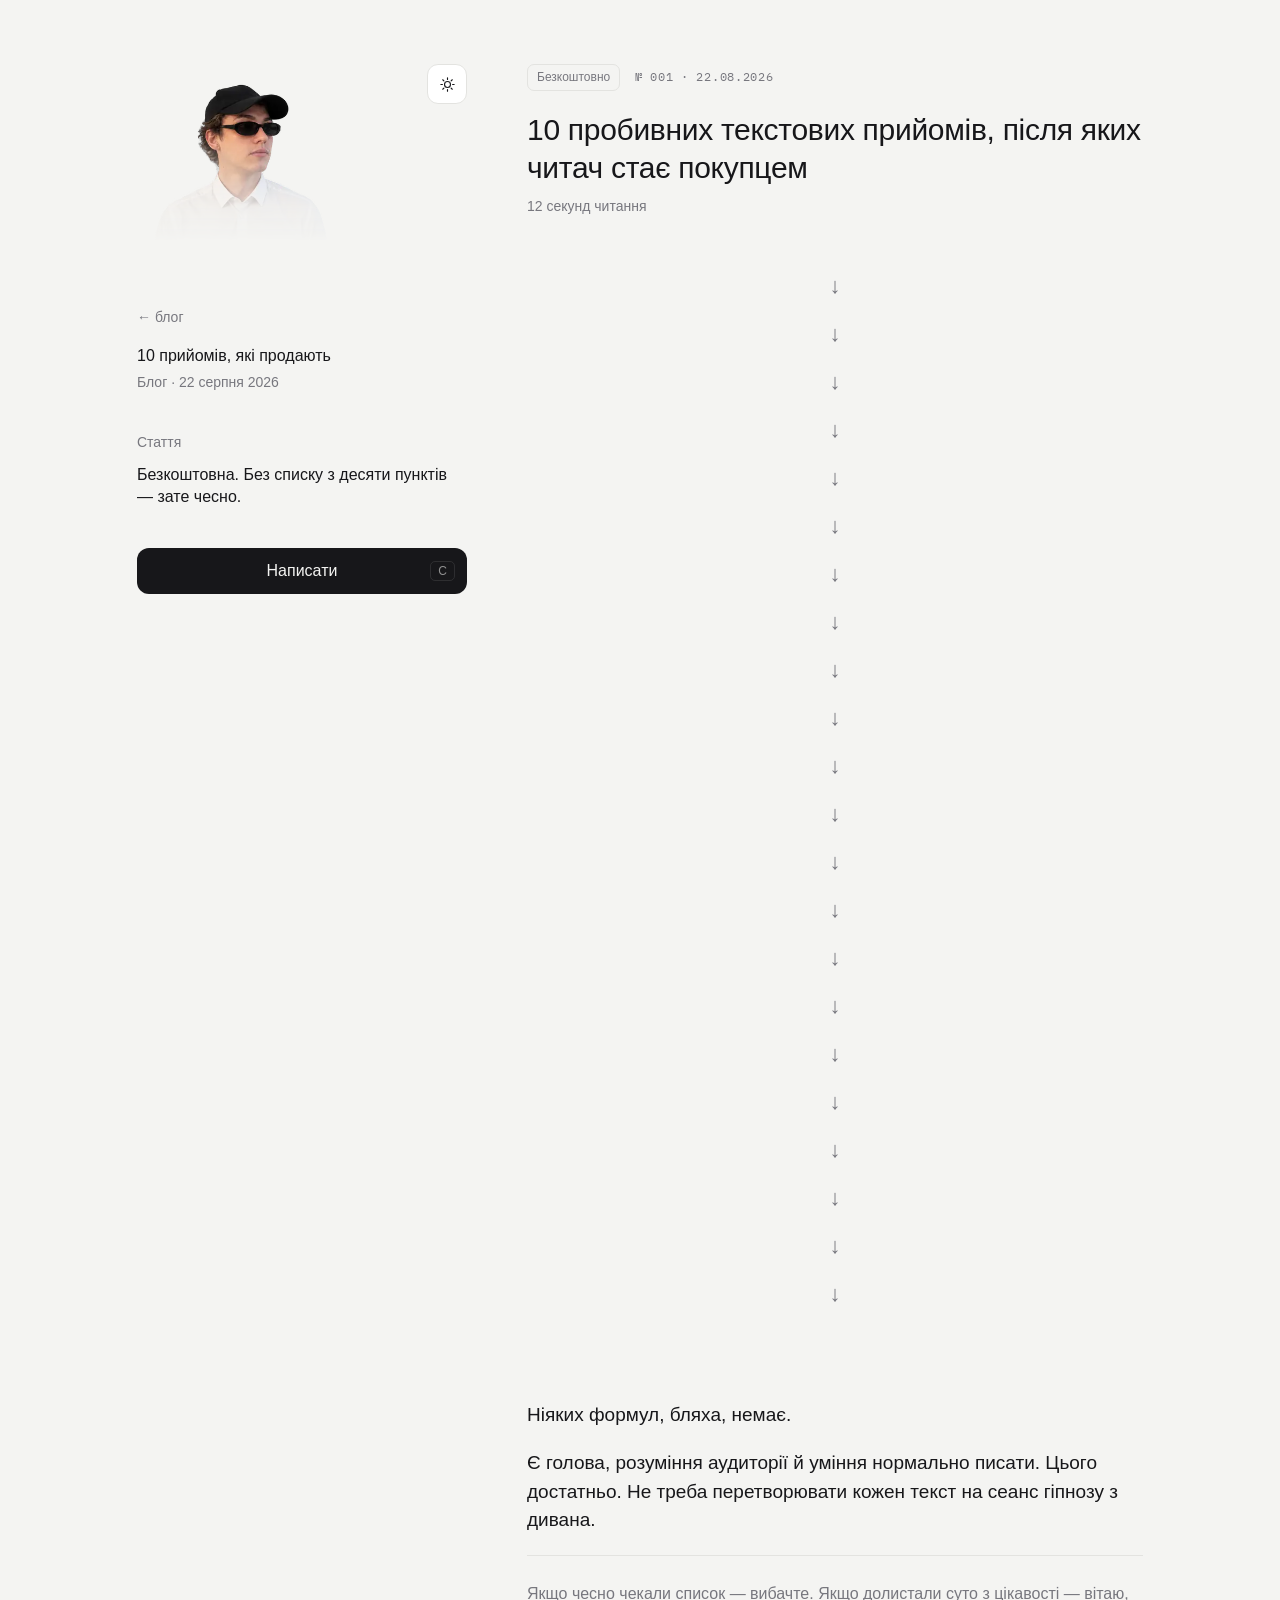
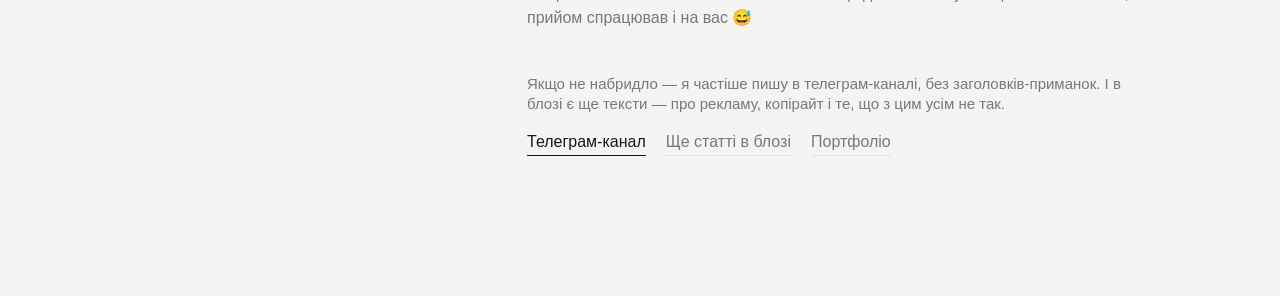
<file: blog-10-priyomiv.html>
<!DOCTYPE html>
<html lang="uk" data-theme="light">
<head>
<meta charset="utf-8">
<meta name="viewport" content="width=device-width, initial-scale=1">
<title>10 пробивних текстових прийомів — Іван Мандровний</title>
<link rel="icon" href="/favicon.ico" sizes="any">
<link rel="icon" type="image/png" sizes="32x32" href="/favicon-32.png">
<link rel="icon" type="image/png" sizes="192x192" href="/favicon-192.png">
<link rel="apple-touch-icon" href="/apple-touch-icon.png">
<meta name="description" content="Список обіцяно в заголовку. Що з ним сталось далі — читайте.">
<link rel="preconnect" href="https://fonts.googleapis.com">
<link rel="preconnect" href="https://fonts.gstatic.com" crossorigin>
<link href="https://fonts.googleapis.com/css2?family=IBM+Plex+Mono:wght@400&display=swap" rel="stylesheet">
<style>
  :root {
    --bg: #1a1a1c;
    --panel: #232326;
    --text: #ededee;
    --muted: #93939a;
    --line: #313136;
    --sunk: #1f1f22;
    --radius: 20px;
  }
  html[data-theme="light"] {
    --bg: #f4f4f2;
    --panel: #ffffff;
    --text: #17171a;
    --muted: #77777e;
    --line: #e3e3e0;
    --sunk: #ebebe7;
  }
  * { box-sizing: border-box; margin: 0; padding: 0; }
  body {
    background: var(--bg);
    color: var(--text);
    font-family: -apple-system, BlinkMacSystemFont, "Inter", "Segoe UI", sans-serif;
    font-size: 16px;
    line-height: 1.375;
    -webkit-font-smoothing: antialiased;
    transition: background .25s ease, color .25s ease;
  }
  a { color: inherit; }
  .mono {
    font-family: "IBM Plex Mono", ui-monospace, monospace;
    font-size: 12px;
    font-weight: 400;
    letter-spacing: .06em;
    text-transform: uppercase;
    color: var(--muted);
  }

  .wrap {
    max-width: 1054px;
    margin: 0 auto;
    padding: 0 24px;
    display: grid;
    grid-template-columns: 330px 1fr;
    gap: 60px;
    align-items: start;
  }

  /* ---------- ЛІВА КОЛОНКА ---------- */
  .side {
    position: sticky;
    top: 0;
    display: flex;
    flex-direction: column;
    align-items: flex-start;
    padding: 64px 0 56px;
  }

  .head {
    display: flex;
    align-items: flex-start;
    justify-content: space-between;
    width: 100%;
    margin-bottom: 34px;
  }
  .portrait {
    position: relative;
    width: 236px; height: 236px;
    margin: -26px 0 0 -18px;
    -webkit-mask-image: linear-gradient(to bottom, #000 0%, #000 38%, rgba(0,0,0,.62) 58%, rgba(0,0,0,.22) 73%, transparent 86%);
    mask-image: linear-gradient(to bottom, #000 0%, #000 38%, rgba(0,0,0,.62) 58%, rgba(0,0,0,.22) 73%, transparent 86%);
  }
  .portrait img {
    position: absolute; inset: 0;
    width: 100%; height: 100%;
    object-fit: contain;
    opacity: 0; pointer-events: none;
  }
  .portrait img.on { opacity: 1; }

  .toggle {
    flex: none;
    width: 40px; height: 40px;
    border-radius: 11px;
    background: var(--panel);
    border: 1px solid var(--line);
    color: var(--text);
    cursor: pointer;
    display: flex; align-items: center; justify-content: center;
  }
  .toggle svg { display: block; }
  html[data-theme="light"] .i-moon { display: none; }
  html[data-theme="dark"]  .i-sun  { display: none; }

  .back {
    color: var(--muted);
    text-decoration: none;
    font-size: 14px;
    margin-bottom: 18px;
  }
  .back:hover { color: var(--text); }

  .brand { font-size: 16px; margin-bottom: 6px; }
  .brand-sub { color: var(--muted); font-size: 14px; margin-bottom: 40px; }

  .label {
    color: var(--muted);
    font-size: 14px;
    margin-bottom: 12px;
  }
  .block { margin-bottom: 40px; }

  .contact-btn {
    display: flex; align-items: center; justify-content: center;
    position: relative;
    width: 100%;
    height: 46px;
    border-radius: 12px;
    background: var(--text);
    color: var(--bg);
    font-size: 16px;
    font-family: inherit;
    border: none;
    cursor: pointer;
    transition: opacity .2s;
  }
  .contact-btn:hover { opacity: .85; }
  .contact-btn kbd {
    position: absolute; right: 12px;
    font-family: inherit; font-size: 12px;
    border: 1px solid rgba(128,128,128,.4);
    border-radius: 5px;
    padding: 2px 7px;
    opacity: .55;
  }

  /* ---------- ПРАВА КОЛОНКА ---------- */
  .feed { padding: 64px 0 140px; max-width: 620px; }

  .badge {
    display: inline-block;
    font-size: 12px;
    padding: 4px 9px;
    border-radius: 7px;
    color: var(--muted);
    border: 1px solid var(--line);
    margin-bottom: 20px;
  }
  .issue { margin-left: 10px; }

  .feed h1 {
    font-size: 30px;
    font-weight: 500;
    line-height: 1.28;
    letter-spacing: -0.01em;
    margin-bottom: 10px;
  }
  .meta {
    color: var(--muted);
    font-size: 14px;
    margin-bottom: 8px;
  }

  .tease {
    display: flex;
    flex-direction: column;
    align-items: center;
    padding: 50px 0 70px;
  }
  .tease span {
    font-size: 22px;
    line-height: 1;
    color: var(--muted);
    margin-bottom: 26px;
  }

  .punch p {
    font-size: 19px;
    line-height: 1.5;
    margin-bottom: 20px;
  }
  .punch p.quiet {
    color: var(--muted);
    font-size: 16px;
    margin-top: 12px;
    border-top: 1px solid var(--line);
    padding-top: 26px;
  }

  .more { margin-top: 44px; }
  .more p { color: var(--muted); font-size: 15px; margin-bottom: 16px; }
  .more .links { display: flex; gap: 20px; flex-wrap: wrap; }
  .more .links a {
    color: var(--muted);
    text-decoration: none;
    border-bottom: 1px solid var(--line);
    padding-bottom: 2px;
  }
  .more .links a:hover { color: var(--text); }
  .more .links a.tg { color: var(--text); border-color: var(--text); }

  @media (max-width: 900px) {
    .wrap { grid-template-columns: 1fr; gap: 36px; padding: 0 20px; }
    .side { position: static; padding: 40px 0 0; }
    .feed { padding-top: 0; max-width: none; }
  }
</style>
</head>
<body>

<div class="wrap">

  <aside class="side">
    <div class="head">
      <div class="portrait" id="portrait"></div>
      <button class="toggle" id="themeBtn" title="Тема" aria-label="Тема"><svg class="i-sun" viewBox="0 0 24 24" width="17" height="17" fill="none" stroke="currentColor" stroke-width="1.6" stroke-linecap="round"><circle cx="12" cy="12" r="4.2"/><path d="M12 2.6v2.2M12 19.2v2.2M2.6 12h2.2M19.2 12h2.2M5.3 5.3l1.6 1.6M17.1 17.1l1.6 1.6M18.7 5.3l-1.6 1.6M6.9 17.1l-1.6 1.6"/></svg><svg class="i-moon" viewBox="0 0 24 24" width="17" height="17" fill="none" stroke="currentColor" stroke-width="1.6" stroke-linecap="round" stroke-linejoin="round"><path d="M20.5 14.6A8.6 8.6 0 0 1 9.4 3.5a8.6 8.6 0 1 0 11.1 11.1z"/></svg></button>
    </div>

    <a class="back" href="/blog">← блог</a>

    <div class="brand">10 прийомів, які продають</div>
    <div class="brand-sub">Блог · 22 серпня 2026</div>

    <div class="block">
      <div class="label">Стаття</div>
      <p>Безкоштовна. Без списку з десяти пунктів — зате чесно.</p>
    </div>

    <button class="contact-btn" id="contactBtn">Написати <kbd>C</kbd></button>
  </aside>

  <main class="feed">
    <span class="badge">Безкоштовно</span>
    <span class="mono issue">№ 001 · 22.08.2026</span>
    <h1>10 пробивних текстових прийомів, після яких читач стає покупцем</h1>
    <div class="meta">12 секунд читання</div>

    <div class="tease">
      <span>↓</span><span>↓</span><span>↓</span><span>↓</span><span>↓</span>
      <span>↓</span><span>↓</span><span>↓</span><span>↓</span><span>↓</span>
      <span>↓</span><span>↓</span><span>↓</span><span>↓</span><span>↓</span>
      <span>↓</span><span>↓</span><span>↓</span><span>↓</span><span>↓</span>
      <span>↓</span><span>↓</span>
    </div>

    <div class="punch">
      <p>Ніяких формул, бляха, немає.</p>
      <p>Є голова, розуміння аудиторії й уміння нормально писати. Цього достатньо. Не треба перетворювати кожен текст на сеанс гіпнозу з дивана.</p>
      <p class="quiet">Якщо чесно чекали список — вибачте. Якщо долистали суто з цікавості — вітаю, прийом спрацював і на вас 😅</p>
    </div>

    <div class="more">
      <p>Якщо не набридло — я частіше пишу в телеграм-каналі, без заголовків-приманок. І в блозі є ще тексти — про рекламу, копірайт і те, що з цим усім не так.</p>
      <div class="links">
        <a class="tg" href="https://t.me/username">Телеграм-канал</a>
        <a href="/blog">Ще статті в блозі</a>
        <a href="/">Портфоліо</a>
      </div>
    </div>
  </main>

</div>

<script>
  const root = document.documentElement;

  const SFX_VOLUME = 0.5;
  const sfx = new Audio('sound/toggle.mp3');
  sfx.preload = 'auto';
  function clack() {
    try {
      const a = sfx.cloneNode();
      a.volume = SFX_VOLUME;
      a.play().catch(() => {});
    } catch (e) {}
  }

  const FRAME_COUNT = 38;
  const DURATION = 900;
  const box = document.getElementById('portrait');
  const imgs = [];
  for (let i = 1; i <= FRAME_COUNT; i++) {
    const im = new Image();
    im.src = `frames/hat_${String(i).padStart(3,'0')}.webp`;
    im.alt = i === 1 ? 'Іван Мандровний' : '';
    if (i === 1) im.className = 'on';
    box.appendChild(im);
    imgs.push(im);
  }
  let current = 0, target = 0, raf = null, last = null;
  const show = idx => { const i = Math.round(idx); imgs.forEach((im,k) => im.classList.toggle('on', k === i)); };
  function tick(ts) {
    if (last === null) last = ts;
    const step = (FRAME_COUNT - 1) * ((ts - last) / DURATION);
    last = ts;
    if (current < target) current = Math.min(target, current + step);
    else if (current > target) current = Math.max(target, current - step);
    show(current);
    if (current !== target) raf = requestAnimationFrame(tick);
    else { raf = null; last = null; }
  }
  function setTheme(dark) {
    root.dataset.theme = dark ? 'dark' : 'light';
    target = dark ? FRAME_COUNT - 1 : 0;
    if (!raf) { last = null; raf = requestAnimationFrame(tick); }
  }
  document.getElementById('themeBtn').addEventListener('click', () => {
    const dark = root.dataset.theme !== 'dark';
    clack();
    setTheme(dark);
  });

  const go = () => { window.location.href = 'mailto:imandrovnyi@gmail.com'; };
  document.getElementById('contactBtn').addEventListener('click', go);
  document.addEventListener('keydown', e => {
    if ((e.key === 'c' || e.key === 'с') && !e.metaKey && !e.ctrlKey && !e.altKey) go();
  });
</script>
</body>
</html>
</file>
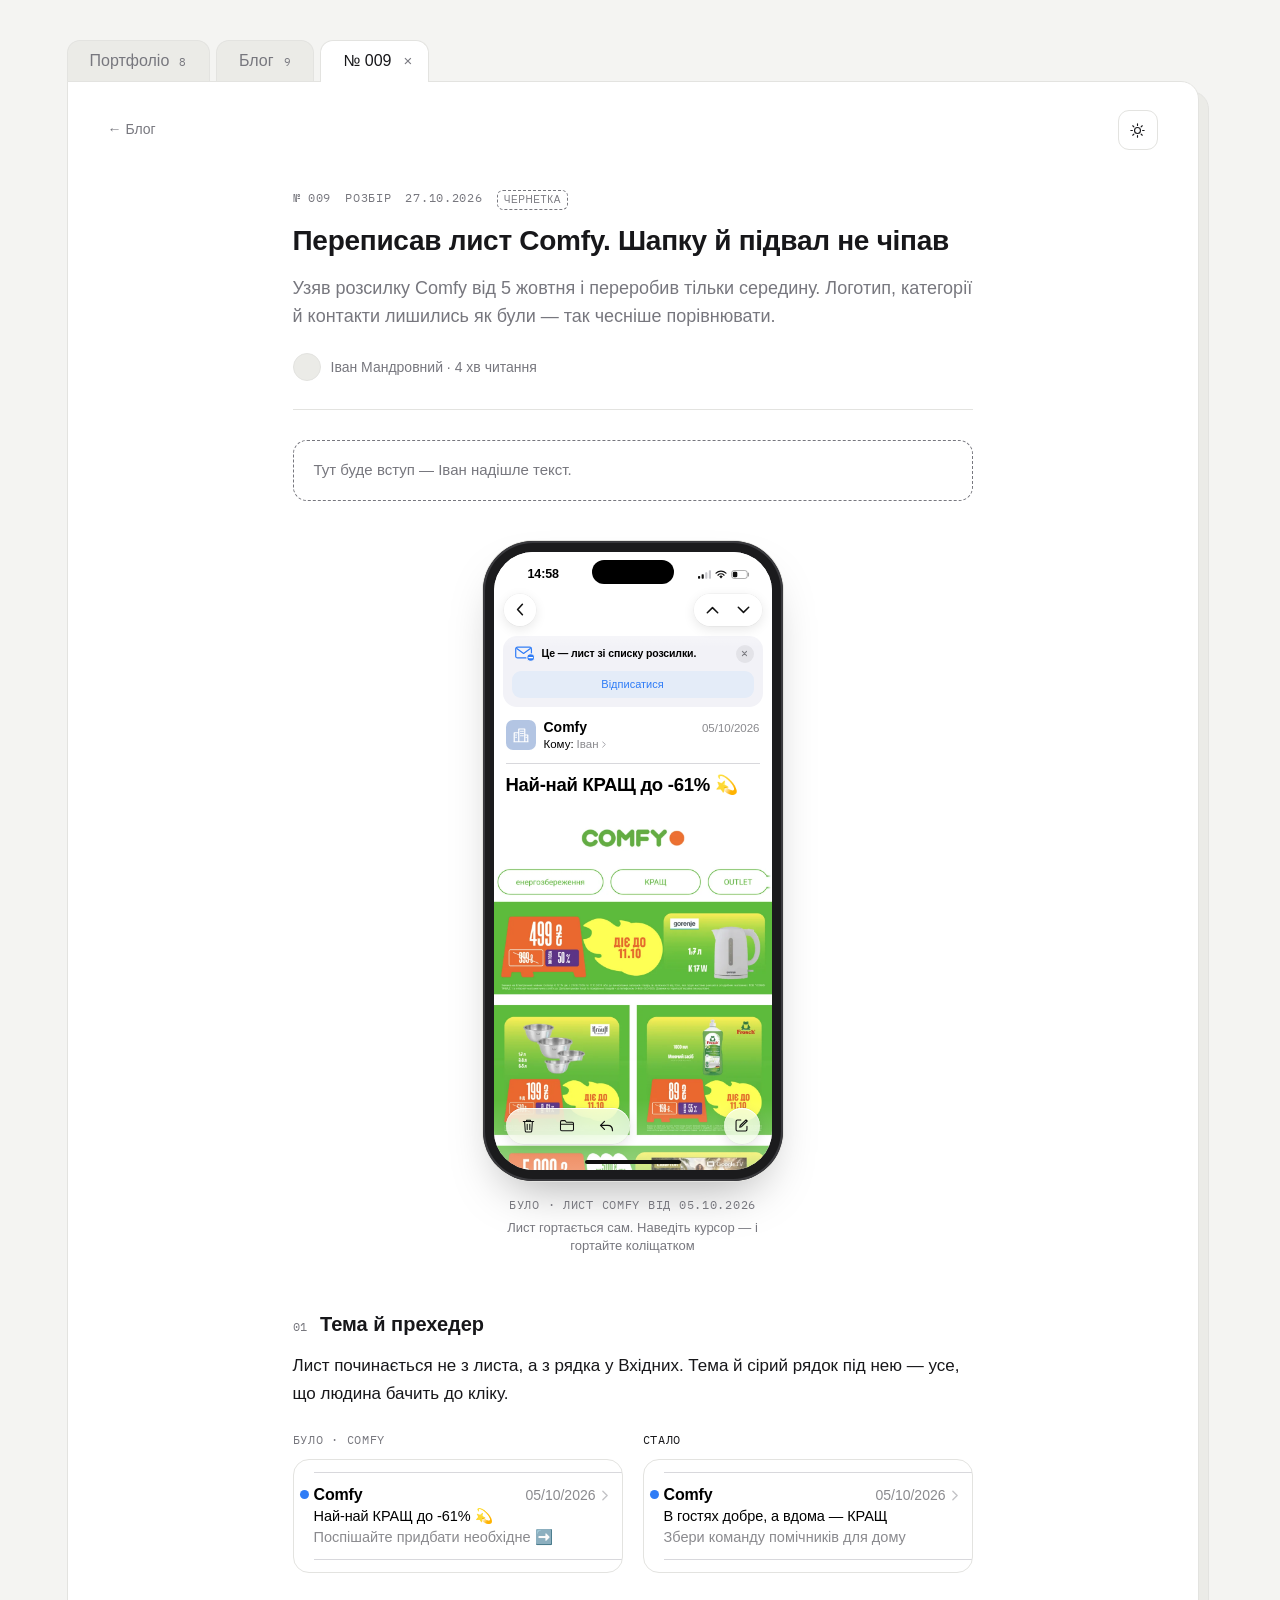
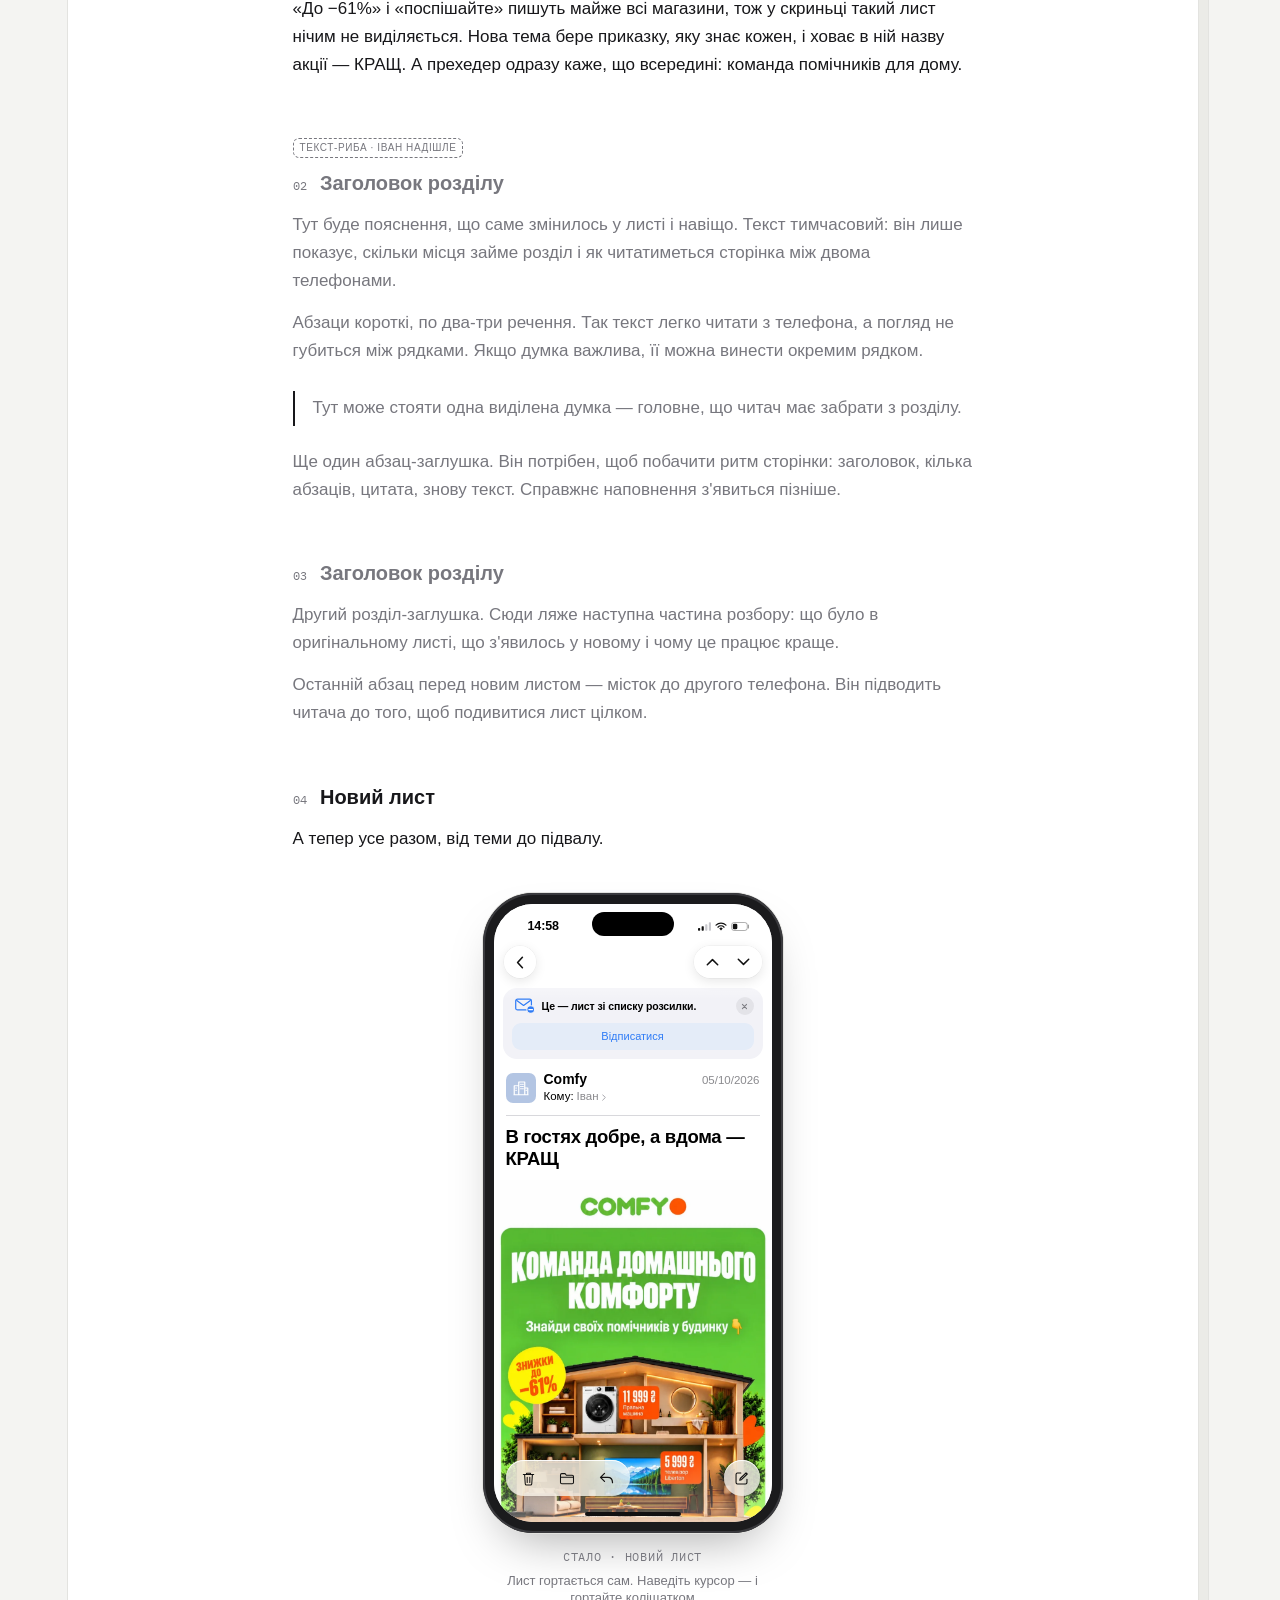
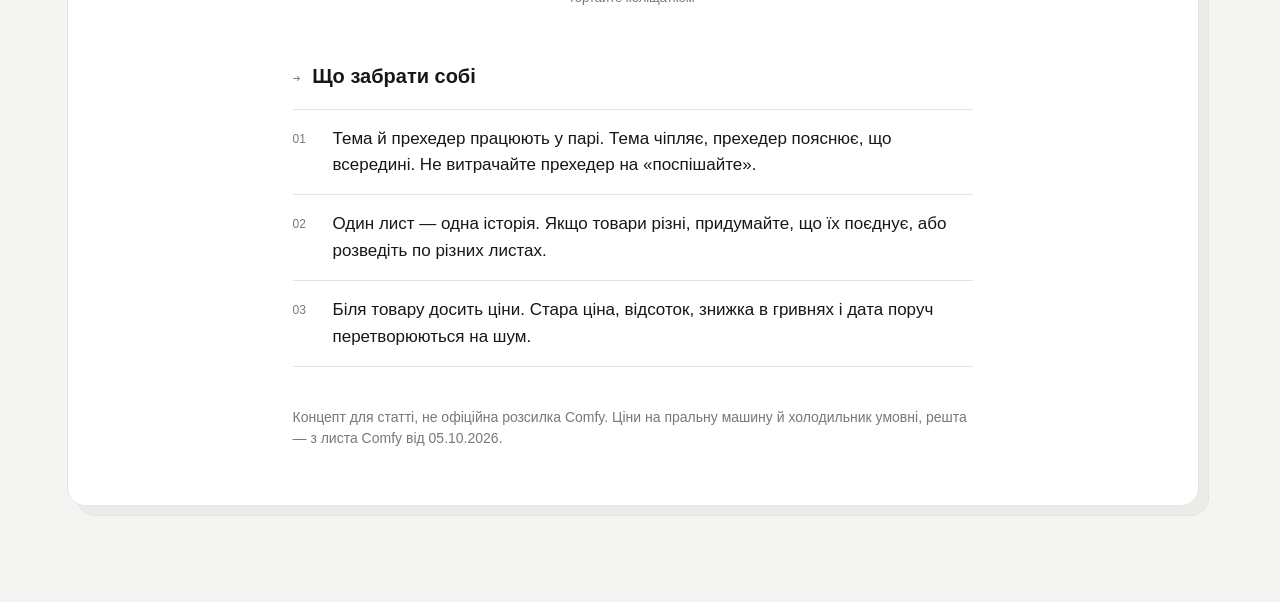
<file: blog-comfy-email.html>
<!DOCTYPE html>
<html lang="uk" data-theme="light">
<head>
<meta charset="utf-8">
<meta name="viewport" content="width=device-width, initial-scale=1">
<meta name="robots" content="noindex">
<title>Переписав лист Comfy. Шапку й підвал не чіпав — Іван Мандровний</title>
<link rel="icon" href="/favicon.ico" sizes="any">
<link rel="icon" type="image/png" sizes="32x32" href="/favicon-32.png">
<link rel="icon" type="image/png" sizes="192x192" href="/favicon-192.png">
<link rel="apple-touch-icon" href="/apple-touch-icon.png">
<script>
  try { var t = localStorage.getItem('theme'); if (t) document.documentElement.dataset.theme = t; } catch (e) {}
</script>
<link rel="preconnect" href="https://fonts.googleapis.com">
<link rel="preconnect" href="https://fonts.gstatic.com" crossorigin>
<link href="https://fonts.googleapis.com/css2?family=IBM+Plex+Mono:wght@400&display=swap" rel="stylesheet">
<link rel="stylesheet" href="/folders.css">
<script src="/posts.js"></script>
<link rel="expect" href="#rendered" blocking="render">
<script>
  /* стаття-чернетка: поза режимом перегляду (localhost або ?preview) її не існує */
  if (!window.PREVIEW) location.replace('/blog');
</script>
<style>
  /* Стаття відкрита третьою вкладкою-«файлом» поверх папки «Блог». Базові стилі — folders.css */
  .cv img { display: block; max-width: 100%; height: auto; }
  .cv .stack::after { display: none; }
  .cv .sheet.front { padding: 28px 40px 56px; view-transition-name: folder-case; }
  ::view-transition-new(folder-case) { animation: case-in .45s cubic-bezier(.3,.9,.3,1) both; }
  ::view-transition-old(folder-case) { animation-duration: .3s; }
  @keyframes case-in { from { transform: translate(10px, 10px); opacity: 0; } }

  .cv .tab-case { gap: 12px; }
  .cv .tab .x { color: var(--muted); font-size: 15px; text-decoration: none; line-height: 1; margin-right: -6px; }
  .cv .tab .x:hover { color: var(--text); }

  .shead { display: flex; justify-content: space-between; align-items: center; gap: 16px; margin-bottom: 40px; }
  .shead .back { color: var(--muted); text-decoration: none; font-size: 14px; }
  .shead .back:hover { color: var(--text); }

  /* шапка кейсу й паспорт */
  .chead { display: grid; grid-template-columns: minmax(0, 1fr) auto; gap: 24px; align-items: end; padding-bottom: 22px; border-bottom: 1px solid var(--line); }
  .cv h1.ctitle { font-size: 20px; font-weight: 500; line-height: 1.375; margin: 10px 0 4px; }
  .muted { color: var(--muted); }
  .pass { display: grid; grid-template-columns: auto minmax(0, 340px); gap: 14px 40px; margin: 0; }
  .pass div { display: flex; flex-direction: column; gap: 6px; }
  .pass dt { font-family: "IBM Plex Mono", ui-monospace, monospace; font-size: 11px; letter-spacing: .06em; text-transform: uppercase; color: var(--muted); }
  .pass dd { margin: 0; font-size: 15px; line-height: 1.45; }

  .art { max-width: 680px; margin: 0 auto; }
  .ameta { display: flex; gap: 14px; flex-wrap: wrap; }
  .atitle { font-size: 28px; line-height: 1.2; font-weight: 600; letter-spacing: -.01em; margin: 14px 0 0; }
  .alead { font-size: 18px; line-height: 1.55; margin-top: 18px; color: var(--muted); }
  .by { display: flex; align-items: center; gap: 10px; margin-top: 22px; padding-bottom: 28px; border-bottom: 1px solid var(--line); font-size: 14px; color: var(--muted); }
  .by i { width: 28px; height: 28px; border-radius: 50%; background: var(--sunk); border: 1px solid var(--line); }
  .part { margin-top: 56px; }
  .part h2 { display: flex; gap: 12px; align-items: baseline; font-size: 20px; font-weight: 600; margin: 0 0 14px; }
  .part h2 .mono { font-size: 12px; }
  .body { line-height: 1.65; font-size: 17px; }
  .body p + p { margin-top: 14px; }
  .body b { font-weight: 600; }
  .pull { margin: 26px 0 0; padding: 4px 0 4px 18px; border-left: 2px solid var(--text); font-size: 17px; line-height: 1.55; }
  /* висновки */
  .take { counter-reset: t; list-style: none; padding: 0; margin: 18px 0 0; display: flex; flex-direction: column; }
  .take li { counter-increment: t; display: grid; grid-template-columns: 40px minmax(0,1fr); padding: 16px 0; border-top: 1px solid var(--line); line-height: 1.55; font-size: 17px; }
  .take li:last-child { border-bottom: 1px solid var(--line); }
  .take li::before { content: "0" counter(t); font-family: var(--mono); font-size: 12px; color: var(--muted); padding-top: 4px; }
  .disc { margin-top: 40px; font-size: 14px; color: var(--muted); line-height: 1.5; }
  .example { font-family: var(--mono); font-size: 10px; letter-spacing: .06em; text-transform: uppercase; color: var(--muted); border: 1px dashed var(--muted); border-radius: 6px; padding: 2px 6px; }

  /* ===== iPhone з листом (iOS 26 Mail), що гортається ===== */
  .iph { margin: 40px auto 0; width: 300px; display: flex; flex-direction: column; align-items: center; gap: 16px; }
  .iph-body { width: 300px; aspect-ratio: 300 / 640; padding: 11px; border-radius: 50px; background: #1b1b1d; box-shadow: inset 0 0 0 2px #3a3a3e, 0 0 0 1px var(--line), 0 24px 50px -20px rgba(0,0,0,.35); }
  .iph-scr { position: relative; width: 100%; height: 100%; border-radius: 39px; overflow: hidden; background: #fff; color: #000; font-family: -apple-system, BlinkMacSystemFont, "SF Pro Text", "Helvetica Neue", "Segoe UI", Roboto, sans-serif; -webkit-font-smoothing: antialiased; }
  .iph-island { position: absolute; top: 8px; left: 50%; width: 82px; height: 24px; margin-left: -41px; border-radius: 20px; background: #000; z-index: 5; }
  .iph-view { position: absolute; inset: 0; overflow-y: auto; scrollbar-width: none; }
  .iph-view::-webkit-scrollbar { display: none; }
  .iph-feed { padding: 84px 0 70px; }
  .iph-feed img { width: 100%; display: block; }
  /* статус-бар і скляні кнопки */
  .ios-top { position: absolute; inset: 0 0 auto; z-index: 4; height: 96px; pointer-events: none;
    background: linear-gradient(#fff 0, #fff 38%, rgba(255,255,255,.85) 62%, rgba(255,255,255,0) 100%); }
  .ios-sb { height: 40px; display: flex; justify-content: space-between; align-items: center; padding: 5px 22px 0 34px; font-size: 12.5px; font-weight: 600; letter-spacing: -.01em; }
  .ios-ic { display: flex; align-items: center; gap: 4px; }
  .ios-ic svg:nth-child(1) { width: 13px; height: 9px; } .ios-ic svg:nth-child(2) { width: 12px; height: 9px; } .ios-ic svg:nth-child(3) { width: 19px; height: 9px; }
  .ios-nav { display: flex; justify-content: space-between; padding: 2px 10px 0; }
  .ios-glass { display: inline-flex; align-items: center; justify-content: center; background: rgba(255,255,255,.72); backdrop-filter: blur(14px) saturate(1.6); -webkit-backdrop-filter: blur(14px) saturate(1.6);
    box-shadow: 0 0 0 .5px rgba(0,0,0,.06), 0 3px 12px rgba(0,0,0,.10), inset 0 1px 0 rgba(255,255,255,.9); }
  .ios-back { width: 32px; height: 32px; border-radius: 50%; } .ios-back svg { width: 8px; height: 13px; }
  .ios-ud { height: 32px; padding: 0 12px; gap: 18px; border-radius: 16px; } .ios-ud svg { width: 13px; height: 8px; }
  /* банер розсилки */
  .ios-unsub { margin: 0 9px; padding: 9px 9px 9px; border-radius: 14px; background: #f2f2f7; }
  .ios-unsub-r { display: flex; align-items: center; gap: 7px; padding: 0 0 8px 3px; }
  .ios-env { flex: none; width: 20px; height: 16px; }
  .ios-unsub-r b { flex: 1; font-size: 10.5px; font-weight: 600; letter-spacing: -.01em; }
  .ios-x { flex: none; width: 18px; height: 18px; border-radius: 50%; background: #e3e3e8; display: grid; place-items: center; } .ios-x svg { width: 7px; height: 7px; }
  .ios-unsub-btn { text-align: center; font-size: 11px; color: #2f7cf6; background: #e4ecf8; border-radius: 9px; padding: 6px 0; }
  /* відправник і тема */
  .ios-from { display: flex; gap: 8px; align-items: center; padding: 11px 12px 0 12px; }
  .ios-av { flex: none; width: 30px; height: 30px; border-radius: 7px; background: #b3c5e3; display: grid; place-items: center; } .ios-av svg { width: 18px; height: 18px; }
  .ios-fm { flex: 1; min-width: 0; }
  .ios-fr { display: flex; justify-content: space-between; align-items: baseline; }
  .ios-fr b { font-size: 14px; font-weight: 600; } .ios-fr span { font-size: 11.5px; color: #8a8a8e; }
  .ios-to { font-size: 11.5px; color: #000; display: flex; align-items: center; gap: 3px; white-space: nowrap; } .ios-to span { color: #8a8a8e; } .ios-to svg { width: 4px; height: 7px; }
  .ios-subj { margin: 10px 12px 10px; padding-top: 10px; border-top: .5px solid #d8d8dc; font-size: 18.5px; line-height: 1.18; font-weight: 700; letter-spacing: -.015em; }
  /* нижня панель iOS 26 */
  .ios-bot { position: absolute; inset: auto 0 0; z-index: 4; height: 70px; display: flex; justify-content: space-between; align-items: flex-start; padding: 8px 12px 0; pointer-events: none;
    background: linear-gradient(rgba(255,255,255,0), rgba(255,255,255,.35)); }
  .ios-tools { height: 36px; padding: 0 16px; gap: 24px; border-radius: 18px; }
  .ios-tools svg:nth-child(1) { width: 13px; height: 15px; } .ios-tools svg:nth-child(2) { width: 16px; height: 13px; } .ios-tools svg:nth-child(3) { width: 15px; height: 12px; }
  .ios-compose { width: 36px; height: 36px; border-radius: 50%; } .ios-compose svg { width: 15px; height: 15px; }
  .ios-home { position: absolute; bottom: 6px; left: 50%; width: 96px; margin-left: -48px; height: 4px; border-radius: 3px; background: #111; z-index: 5; }
  .iph figcaption { display: flex; flex-direction: column; align-items: center; gap: 6px; text-align: center; }
  .iph-hint { font-size: 13px; color: var(--muted); max-width: 300px; }
  .h-touch { display: none; }
  @media (hover: none) { .h-mouse { display: none; } .h-touch { display: inline; } }
  @media (prefers-reduced-motion: reduce) { .iph-hint { display: none; } }
  @media (max-width: 620px) { .iph, .iph-body { width: 270px; } }
  /* ===== рядок у Вхідних iOS ===== */
  .inbox2 { display: grid; grid-template-columns: 1fr 1fr; gap: 20px; margin-top: 24px; }
  .inbox2 figure { margin: 0; display: flex; flex-direction: column; }
  .inbox2 .ios-list { flex: 1; display: flex; flex-direction: column; justify-content: center; }
  .inbox2 figcaption { margin-bottom: 10px; }
  .inbox2 .me figcaption { color: var(--text); }
  .ios-list { background: #fff; color: #000; border-radius: 16px; border: 1px solid var(--line); padding: 0 0 0 20px; font-family: -apple-system, BlinkMacSystemFont, "SF Pro Text", "Helvetica Neue", "Segoe UI", Roboto, sans-serif; -webkit-font-smoothing: antialiased; overflow: hidden; }
  .ios-row { padding: 11px 14px 12px 0; border-top: .5px solid #d8d8dc; border-bottom: .5px solid #d8d8dc; margin: 12px 0; position: relative; }
  .ios-row .r1 { display: flex; justify-content: space-between; align-items: baseline; gap: 8px; }
  .ios-row .r1 b { font-size: 16px; font-weight: 600; letter-spacing: -.01em; }
  .ios-row .r1 span { font-size: 14px; color: #8a8a8e; display: flex; align-items: center; gap: 6px; white-space: nowrap; }
  .ios-row .r1 svg { width: 6px; height: 11px; }
  .ios-row .sj { font-size: 14.5px; margin-top: 1px; letter-spacing: -.005em; }
  .ios-row .pv { font-size: 14.5px; color: #8a8a8e; margin-top: 1px; line-height: 1.3; display: -webkit-box; -webkit-line-clamp: 2; -webkit-box-orient: vertical; overflow: hidden; }
  .ios-row .dot { position: absolute; left: -14px; top: 17px; width: 9px; height: 9px; border-radius: 50%; background: #2f7cf6; }
  @media (max-width: 620px) { .inbox2 { grid-template-columns: minmax(0,1fr); gap: 18px; } }
  .fish .body, .fish .pull, .fish h2 { color: var(--muted); }
  .fish-tag { display: inline-block; margin-bottom: 12px; font-family: var(--mono); font-size: 10px; letter-spacing: .06em; text-transform: uppercase; color: var(--muted); border: 1px dashed var(--muted); border-radius: 6px; padding: 2px 6px; }
  .intro { margin-top: 30px; padding: 18px 20px; border: 1px dashed var(--muted); border-radius: 14px; color: var(--muted); font-size: 15px; line-height: 1.5; }
  @media (max-width: 620px) {
    .atitle { font-size: 23px; } .alead { font-size: 17px; }
    .body, .pull, .take li { font-size: 16px; }
    .part { margin-top: 44px; }
  }

  @media (max-width: 620px) {
    .cv .desk { padding: 20px 16px 64px; }
    .cv .sheet.front { padding: 20px 18px 40px; }
    .cv .tab { padding: 11px 14px; font-size: 15px; }
    .cv .tab[aria-selected="false"] { padding-bottom: 17px; }
    .cv .tab[aria-selected="true"] { padding-bottom: 12px; }
    .cv .tab .mono { display: none; }
  }
  @media (prefers-reduced-motion: reduce) { .tab { transition: none; } }
</style>
</head>
<body class="cv">

<div class="desk">

  <nav class="tabs" role="tablist" aria-label="Розділи сайту">
    <a class="tab" role="tab" href="/" aria-selected="false" tabindex="-1">Портфоліо <span class="mono">8</span></a>
    <a class="tab" role="tab" href="/blog" aria-selected="false" tabindex="-1">Блог <span class="mono" id="blogCount">1</span></a>
    <span class="tab tab-case" role="tab" aria-selected="true"><span id="tabNo">№ 009</span> <a class="x" href="/blog" aria-label="Закрити статтю">×</a></span>
  </nav>
  <script>
    (function () {
      document.getElementById('blogCount').textContent = window.visiblePosts().length;
      /* номер, тип і дата — з posts.js, щоб не розходились із блогом */
      var p = window.POSTS.filter(function (x) { return x.url === '/blog-comfy-email'; })[0];
      if (!p) return;
      document.getElementById('tabNo').textContent = window.postNo(p.n);
    })();
  </script>

  <div class="stack">
    <article class="sheet front" role="tabpanel" aria-label="Стаття">
      <div class="shead">
        <a class="back" href="/blog">← Блог</a>
        <button class="toggle" type="button" title="Тема" aria-label="Тема"><svg class="i-sun" viewBox="0 0 24 24" width="17" height="17" fill="none" stroke="currentColor" stroke-width="1.6" stroke-linecap="round"><circle cx="12" cy="12" r="4.2"/><path d="M12 2.6v2.2M12 19.2v2.2M2.6 12h2.2M19.2 12h2.2M5.3 5.3l1.6 1.6M17.1 17.1l1.6 1.6M18.7 5.3l-1.6 1.6M6.9 17.1l-1.6 1.6"/></svg><svg class="i-moon" viewBox="0 0 24 24" width="17" height="17" fill="none" stroke="currentColor" stroke-width="1.6" stroke-linecap="round" stroke-linejoin="round"><path d="M20.5 14.6A8.6 8.6 0 0 1 9.4 3.5a8.6 8.6 0 1 0 11.1 11.1z"/></svg></button>
      </div>
    <div class="art">
      <div class="ameta"><span class="mono" id="artNo">№ 009</span><span class="mono" id="artType">Розбір</span><span class="mono" id="artDate">27.10.2026</span><span class="example">чернетка</span></div>
      <h1 class="atitle">Переписав лист Comfy. Шапку й підвал не чіпав</h1>
      <p class="alead">Узяв розсилку Comfy від 5 жовтня і переробив тільки середину. Логотип, категорії й контакти лишились як були — так чесніше порівнювати.</p>
      <div class="by"><i></i>Іван Мандровний · 4 хв читання</div>
      <div class="intro">Тут буде вступ — Іван надішле текст.</div>
      <figure class="iph">
  <div class="iph-body"><div class="iph-scr">
    <div class="iph-view"><div class="iph-feed">
      <div class="ios-unsub"><div class="ios-unsub-r"><svg class="ios-env" viewBox="0 0 28 22"><rect x="1" y="1.5" width="22" height="15" rx="2.5" fill="none" stroke="#2f7cf6" stroke-width="1.7"/><path d="M2 3l10 7.2L22 3" fill="none" stroke="#2f7cf6" stroke-width="1.7" stroke-linejoin="round"/><circle cx="22" cy="16" r="5.4" fill="#2f7cf6" stroke="#f2f2f7" stroke-width="1.6"/><path d="M19.4 16h5.2" stroke="#fff" stroke-width="1.7" stroke-linecap="round"/></svg><b>Це — лист зі списку розсилки.</b><span class="ios-x"><svg viewBox="0 0 10 10"><path d="M2 2l6 6M8 2L2 8" stroke="#7d7d82" stroke-width="1.5" stroke-linecap="round"/></svg></span></div><div class="ios-unsub-btn">Відписатися</div></div>
      <div class="ios-from"><span class="ios-av"><svg viewBox="0 0 24 24"><path d="M3 21V9h6v12M9 21V4h8v17M17 21v-9h4v9M2 21h20" fill="none" stroke="#fff" stroke-width="1.6" stroke-linejoin="round"/><path d="M11.5 7h1M14 7h1M11.5 10h1M14 10h1M11.5 13h1M14 13h1M5 12h1M5 15h1M18.7 15h.6" stroke="#fff" stroke-width="1.6" stroke-linecap="round"/></svg></span><div class="ios-fm"><div class="ios-fr"><b>Comfy</b><span>05/10/2026</span></div><div class="ios-to">Кому: <span>Іван</span> <svg viewBox="0 0 6 10"><path d="M1 1l4 4-4 4" fill="none" stroke="#a1a1a6" stroke-width="1.4" stroke-linecap="round" stroke-linejoin="round"/></svg></div></div></div>
      <div class="ios-subj">Най-най КРАЩ до -61% 💫</div>
      <img src="/img/blog/comfy-email/comfy-old.webp" width="900" height="2840" alt="Оригінальний лист Comfy від 05.10.2026 повністю">
    </div></div>
    <div class="ios-top"><div class="ios-sb"><span>14:58</span><span class="ios-ic"><svg viewBox="0 0 18 12"><rect x="0" y="8" width="3" height="4" rx="1" fill="#111"/><rect x="5" y="5.5" width="3" height="6.5" rx="1" fill="#111"/><rect x="10" y="3" width="3" height="9" rx="1" fill="#c7c7cc"/><rect x="15" y="0" width="3" height="12" rx="1" fill="#c7c7cc"/></svg><svg viewBox="0 0 16 12"><path d="M8 11.2l2.3-2.6a3.3 3.3 0 0 0-4.6 0z" fill="#111"/><path d="M3.9 6.9a5.9 5.9 0 0 1 8.2 0M1.4 4.2a9.6 9.6 0 0 1 13.2 0" fill="none" stroke="#111" stroke-width="1.7" stroke-linecap="round"/></svg><svg viewBox="0 0 27 13"><rect x=".7" y=".7" width="22.6" height="11.6" rx="3.6" fill="none" stroke="#111" stroke-opacity=".4" stroke-width="1.2"/><rect x="2.4" y="2.4" width="6.5" height="8.2" rx="2" fill="#111"/><path d="M25 4.5v4" stroke="#111" stroke-opacity=".4" stroke-width="1.6" stroke-linecap="round"/></svg></span></div>
      <div class="ios-nav"><span class="ios-glass ios-back"><svg viewBox="0 0 10 16"><path d="M8 1.5L2 8l6 6.5" fill="none" stroke="#111" stroke-width="2" stroke-linecap="round" stroke-linejoin="round"/></svg></span><span class="ios-glass ios-ud"><svg viewBox="0 0 16 10"><path d="M1.5 8.5L8 2l6.5 6.5" fill="none" stroke="#111" stroke-width="1.9" stroke-linecap="round" stroke-linejoin="round"/></svg><svg viewBox="0 0 16 10"><path d="M1.5 1.5L8 8l6.5-6.5" fill="none" stroke="#111" stroke-width="1.9" stroke-linecap="round" stroke-linejoin="round"/></svg></span></div></div>
    <div class="ios-bot"><span class="ios-glass ios-tools"><svg viewBox="0 0 20 22"><path d="M2 5h16M7 5V2.8h6V5M4 5l1 14.2c.1 1 .9 1.8 1.9 1.8h6.2c1 0 1.8-.8 1.9-1.8L16 5M8 9v8M12 9v8" fill="none" stroke="#111" stroke-width="1.6" stroke-linecap="round" stroke-linejoin="round"/></svg><svg viewBox="0 0 24 20"><path d="M2 4.5c0-1.1.9-2 2-2h5l2 2.5h9c1.1 0 2 .9 2 2V16c0 1.1-.9 2-2 2H4c-1.1 0-2-.9-2-2z M2 8h20" fill="none" stroke="#111" stroke-width="1.6" stroke-linejoin="round"/></svg><svg viewBox="0 0 22 18"><path d="M8 2L2 8l6 6M2.5 8H13c4 0 7 2.5 7 8" fill="none" stroke="#111" stroke-width="1.8" stroke-linecap="round" stroke-linejoin="round"/></svg></span><span class="ios-glass ios-compose"><svg viewBox="0 0 22 22"><path d="M10 3H5a2 2 0 0 0-2 2v12a2 2 0 0 0 2 2h12a2 2 0 0 0 2-2v-5" fill="none" stroke="#111" stroke-width="1.6" stroke-linecap="round"/><path d="M17.6 2.6l1.8 1.8L11 12.8l-2.6.8.8-2.6z" fill="none" stroke="#111" stroke-width="1.6" stroke-linejoin="round"/></svg></span></div>
    <div class="ios-home"></div>
    <div class="iph-island"></div>
  </div></div>
  <figcaption><span class="mono">Було · лист Comfy від 05.10.2026</span><span class="iph-hint"><span class="h-mouse">Лист гортається сам. Наведіть курсор — і гортайте коліщатком</span><span class="h-touch">Лист гортається сам. Проведіть пальцем по екрану — і гортайте самі</span></span></figcaption>
</figure>

      <section class="part">
        <h2><span class="mono">01</span>Тема й прехедер</h2>
        <div class="body">
          <p>Лист починається не з листа, а з рядка у Вхідних. Тема й сірий рядок під нею — усе, що людина бачить до кліку.</p>
        </div>
        <div class="inbox2">
          <figure><figcaption class="mono">Було · Comfy</figcaption><div class="ios-list"><div class="ios-row"><i class="dot"></i><div class="r1"><b>Comfy</b><span>05/10/2026<svg viewBox="0 0 7 12"><path d="M1 1l5 5-5 5" fill="none" stroke="#c4c4c7" stroke-width="1.6" stroke-linecap="round" stroke-linejoin="round"/></svg></span></div><div class="sj">Най-най КРАЩ до -61% 💫</div><div class="pv">Поспішайте придбати необхідне ➡️</div></div></div></figure>
          <figure class="me"><figcaption class="mono">Стало</figcaption><div class="ios-list"><div class="ios-row"><i class="dot"></i><div class="r1"><b>Comfy</b><span>05/10/2026<svg viewBox="0 0 7 12"><path d="M1 1l5 5-5 5" fill="none" stroke="#c4c4c7" stroke-width="1.6" stroke-linecap="round" stroke-linejoin="round"/></svg></span></div><div class="sj">В гостях добре, а вдома — КРАЩ</div><div class="pv">Збери команду помічників для дому</div></div></div></figure>
        </div>
        <div class="body" style="margin-top:22px">
          <p>«До −61%» і «поспішайте» пишуть майже всі магазини, тож у скриньці такий лист нічим не виділяється. Нова тема бере приказку, яку знає кожен, і ховає в ній назву акції — КРАЩ. А прехедер одразу каже, що всередині: команда помічників для дому.</p>
        </div>
      </section>

      <section class="part fish">
        <span class="fish-tag">Текст-риба · Іван надішле</span>
        <h2><span class="mono">02</span>Заголовок розділу</h2>
        <div class="body">
          <p>Тут буде пояснення, що саме змінилось у листі і навіщо. Текст тимчасовий: він лише показує, скільки місця займе розділ і як читатиметься сторінка між двома телефонами.</p>
          <p>Абзаци короткі, по два-три речення. Так текст легко читати з телефона, а погляд не губиться між рядками. Якщо думка важлива, її можна винести окремим рядком.</p>
        </div>
        <p class="pull">Тут може стояти одна виділена думка — головне, що читач має забрати з розділу.</p>
        <div class="body" style="margin-top:22px">
          <p>Ще один абзац-заглушка. Він потрібен, щоб побачити ритм сторінки: заголовок, кілька абзаців, цитата, знову текст. Справжнє наповнення з'явиться пізніше.</p>
        </div>
      </section>

      <section class="part fish">
        <h2><span class="mono">03</span>Заголовок розділу</h2>
        <div class="body">
          <p>Другий розділ-заглушка. Сюди ляже наступна частина розбору: що було в оригінальному листі, що з'явилось у новому і чому це працює краще.</p>
          <p>Останній абзац перед новим листом — місток до другого телефона. Він підводить читача до того, щоб подивитися лист цілком.</p>
        </div>
      </section>

      <section class="part">
        <h2><span class="mono">04</span>Новий лист</h2>
        <div class="body"><p>А тепер усе разом, від теми до підвалу.</p></div>
      </section>
      <figure class="iph">
  <div class="iph-body"><div class="iph-scr">
    <div class="iph-view"><div class="iph-feed">
      <div class="ios-unsub"><div class="ios-unsub-r"><svg class="ios-env" viewBox="0 0 28 22"><rect x="1" y="1.5" width="22" height="15" rx="2.5" fill="none" stroke="#2f7cf6" stroke-width="1.7"/><path d="M2 3l10 7.2L22 3" fill="none" stroke="#2f7cf6" stroke-width="1.7" stroke-linejoin="round"/><circle cx="22" cy="16" r="5.4" fill="#2f7cf6" stroke="#f2f2f7" stroke-width="1.6"/><path d="M19.4 16h5.2" stroke="#fff" stroke-width="1.7" stroke-linecap="round"/></svg><b>Це — лист зі списку розсилки.</b><span class="ios-x"><svg viewBox="0 0 10 10"><path d="M2 2l6 6M8 2L2 8" stroke="#7d7d82" stroke-width="1.5" stroke-linecap="round"/></svg></span></div><div class="ios-unsub-btn">Відписатися</div></div>
      <div class="ios-from"><span class="ios-av"><svg viewBox="0 0 24 24"><path d="M3 21V9h6v12M9 21V4h8v17M17 21v-9h4v9M2 21h20" fill="none" stroke="#fff" stroke-width="1.6" stroke-linejoin="round"/><path d="M11.5 7h1M14 7h1M11.5 10h1M14 10h1M11.5 13h1M14 13h1M5 12h1M5 15h1M18.7 15h.6" stroke="#fff" stroke-width="1.6" stroke-linecap="round"/></svg></span><div class="ios-fm"><div class="ios-fr"><b>Comfy</b><span>05/10/2026</span></div><div class="ios-to">Кому: <span>Іван</span> <svg viewBox="0 0 6 10"><path d="M1 1l4 4-4 4" fill="none" stroke="#a1a1a6" stroke-width="1.4" stroke-linecap="round" stroke-linejoin="round"/></svg></div></div></div>
      <div class="ios-subj">В гостях добре, а вдома — КРАЩ</div>
      <img src="/img/blog/comfy-email/comfy-new.webp" width="900" height="4052" alt="Новий лист повністю">
    </div></div>
    <div class="ios-top"><div class="ios-sb"><span>14:58</span><span class="ios-ic"><svg viewBox="0 0 18 12"><rect x="0" y="8" width="3" height="4" rx="1" fill="#111"/><rect x="5" y="5.5" width="3" height="6.5" rx="1" fill="#111"/><rect x="10" y="3" width="3" height="9" rx="1" fill="#c7c7cc"/><rect x="15" y="0" width="3" height="12" rx="1" fill="#c7c7cc"/></svg><svg viewBox="0 0 16 12"><path d="M8 11.2l2.3-2.6a3.3 3.3 0 0 0-4.6 0z" fill="#111"/><path d="M3.9 6.9a5.9 5.9 0 0 1 8.2 0M1.4 4.2a9.6 9.6 0 0 1 13.2 0" fill="none" stroke="#111" stroke-width="1.7" stroke-linecap="round"/></svg><svg viewBox="0 0 27 13"><rect x=".7" y=".7" width="22.6" height="11.6" rx="3.6" fill="none" stroke="#111" stroke-opacity=".4" stroke-width="1.2"/><rect x="2.4" y="2.4" width="6.5" height="8.2" rx="2" fill="#111"/><path d="M25 4.5v4" stroke="#111" stroke-opacity=".4" stroke-width="1.6" stroke-linecap="round"/></svg></span></div>
      <div class="ios-nav"><span class="ios-glass ios-back"><svg viewBox="0 0 10 16"><path d="M8 1.5L2 8l6 6.5" fill="none" stroke="#111" stroke-width="2" stroke-linecap="round" stroke-linejoin="round"/></svg></span><span class="ios-glass ios-ud"><svg viewBox="0 0 16 10"><path d="M1.5 8.5L8 2l6.5 6.5" fill="none" stroke="#111" stroke-width="1.9" stroke-linecap="round" stroke-linejoin="round"/></svg><svg viewBox="0 0 16 10"><path d="M1.5 1.5L8 8l6.5-6.5" fill="none" stroke="#111" stroke-width="1.9" stroke-linecap="round" stroke-linejoin="round"/></svg></span></div></div>
    <div class="ios-bot"><span class="ios-glass ios-tools"><svg viewBox="0 0 20 22"><path d="M2 5h16M7 5V2.8h6V5M4 5l1 14.2c.1 1 .9 1.8 1.9 1.8h6.2c1 0 1.8-.8 1.9-1.8L16 5M8 9v8M12 9v8" fill="none" stroke="#111" stroke-width="1.6" stroke-linecap="round" stroke-linejoin="round"/></svg><svg viewBox="0 0 24 20"><path d="M2 4.5c0-1.1.9-2 2-2h5l2 2.5h9c1.1 0 2 .9 2 2V16c0 1.1-.9 2-2 2H4c-1.1 0-2-.9-2-2z M2 8h20" fill="none" stroke="#111" stroke-width="1.6" stroke-linejoin="round"/></svg><svg viewBox="0 0 22 18"><path d="M8 2L2 8l6 6M2.5 8H13c4 0 7 2.5 7 8" fill="none" stroke="#111" stroke-width="1.8" stroke-linecap="round" stroke-linejoin="round"/></svg></span><span class="ios-glass ios-compose"><svg viewBox="0 0 22 22"><path d="M10 3H5a2 2 0 0 0-2 2v12a2 2 0 0 0 2 2h12a2 2 0 0 0 2-2v-5" fill="none" stroke="#111" stroke-width="1.6" stroke-linecap="round"/><path d="M17.6 2.6l1.8 1.8L11 12.8l-2.6.8.8-2.6z" fill="none" stroke="#111" stroke-width="1.6" stroke-linejoin="round"/></svg></span></div>
    <div class="ios-home"></div>
    <div class="iph-island"></div>
  </div></div>
  <figcaption><span class="mono">Стало · новий лист</span><span class="iph-hint"><span class="h-mouse">Лист гортається сам. Наведіть курсор — і гортайте коліщатком</span><span class="h-touch">Лист гортається сам. Проведіть пальцем по екрану — і гортайте самі</span></span></figcaption>
</figure>
    </div>
    <div class="art">
      <section class="part">
        <h2><span class="mono">→</span>Що забрати собі</h2>
        <ol class="take">
          <li><span>Тема й прехедер працюють у парі. Тема чіпляє, прехедер пояснює, що всередині. Не витрачайте прехедер на «поспішайте».</span></li>
          <li><span>Один лист — одна історія. Якщо товари різні, придумайте, що їх поєднує, або розведіть по різних листах.</span></li>
          <li><span>Біля товару досить ціни. Стара ціна, відсоток, знижка в гривнях і дата поруч перетворюються на шум.</span></li>
        </ol>
      </section>
      <p class="disc">Концепт для статті, не офіційна розсилка Comfy. Ціни на пральну машину й холодильник умовні, решта — з листа Comfy від 05.10.2026.</p>
    </div>
    </article>

    <!-- Блог — задня папка, вміст на /blog -->
    <div class="sheet back" data-folder="blog" aria-hidden="true"></div>
  </div>
</div>

<span id="rendered" hidden></span>
<script src="/folders.js"></script>
<script>
(function () {
  var p = window.POSTS.filter(function (x) { return x.url === '/blog-comfy-email'; })[0];
  if (p) {
    document.getElementById('artNo').textContent = window.postNo(p.n);
    document.getElementById('artType').textContent = window.POST_TYPES[p.type][0];
    document.getElementById('artDate').textContent = p.date;
  }
  /* у режимі ?preview посилання на блог лишаються в режимі перегляду */
  if (new URLSearchParams(location.search).has('preview')) document.querySelectorAll('a[href="/blog"]').forEach(function (a) { a.href = '/blog?preview'; });

  /* iPhone з листом: гортається сам, поки його видно; курсор або палець — гортаєте самі */
document.querySelectorAll('.iph').forEach(function(f){
  var v=f.querySelector('.iph-view'),timer=0,raf=0,user=false,hover=false,seen=false;
  var still=matchMedia('(prefers-reduced-motion: reduce)').matches;
  var out=function(k){return 1-Math.pow(1-k,3);},io=function(k){return k<.5?4*k*k*k:1-Math.pow(-2*k+2,3)/2;};
  function tween(to,dur,ease,done){var from=v.scrollTop,t0=0;cancelAnimationFrame(raf);
    function step(t){if(user)return;if(!t0)t0=t;var k=Math.min(1,(t-t0)/dur);v.scrollTop=from+(to-from)*ease(k);if(k<1)raf=requestAnimationFrame(step);else if(done)done();}
    raf=requestAnimationFrame(step);}
  function next(){clearTimeout(timer);if(user||!seen||still)return;var max=v.scrollHeight-v.clientHeight;
    if(v.scrollTop>=max-2){timer=setTimeout(function(){tween(0,1100,io,function(){timer=setTimeout(next,1800);});},2600);return;}
    tween(Math.min(max,v.scrollTop+v.clientHeight*.34),800,out,function(){timer=setTimeout(next,1500);});}
  function stop(){user=true;clearTimeout(timer);cancelAnimationFrame(raf);}
  function resume(ms){clearTimeout(timer);timer=setTimeout(function(){user=false;next();},ms);}
  f.addEventListener('pointerenter',function(e){if(e.pointerType==='mouse'){hover=true;stop();}});
  f.addEventListener('pointerleave',function(e){if(e.pointerType==='mouse'){hover=false;resume(2000);}});
  v.addEventListener('wheel',stop,{passive:true});
  v.addEventListener('touchstart',stop,{passive:true});
  v.addEventListener('touchend',function(){resume(6000);},{passive:true});
  if('IntersectionObserver' in window){new IntersectionObserver(function(es){seen=es[0].isIntersecting;clearTimeout(timer);
    if(seen&&!hover){user=false;timer=setTimeout(next,1200);}else{cancelAnimationFrame(raf);}},{threshold:.5}).observe(f);}
  else{seen=true;timer=setTimeout(next,1200);}
});
})();
</script>
</body>
</html>
</file>
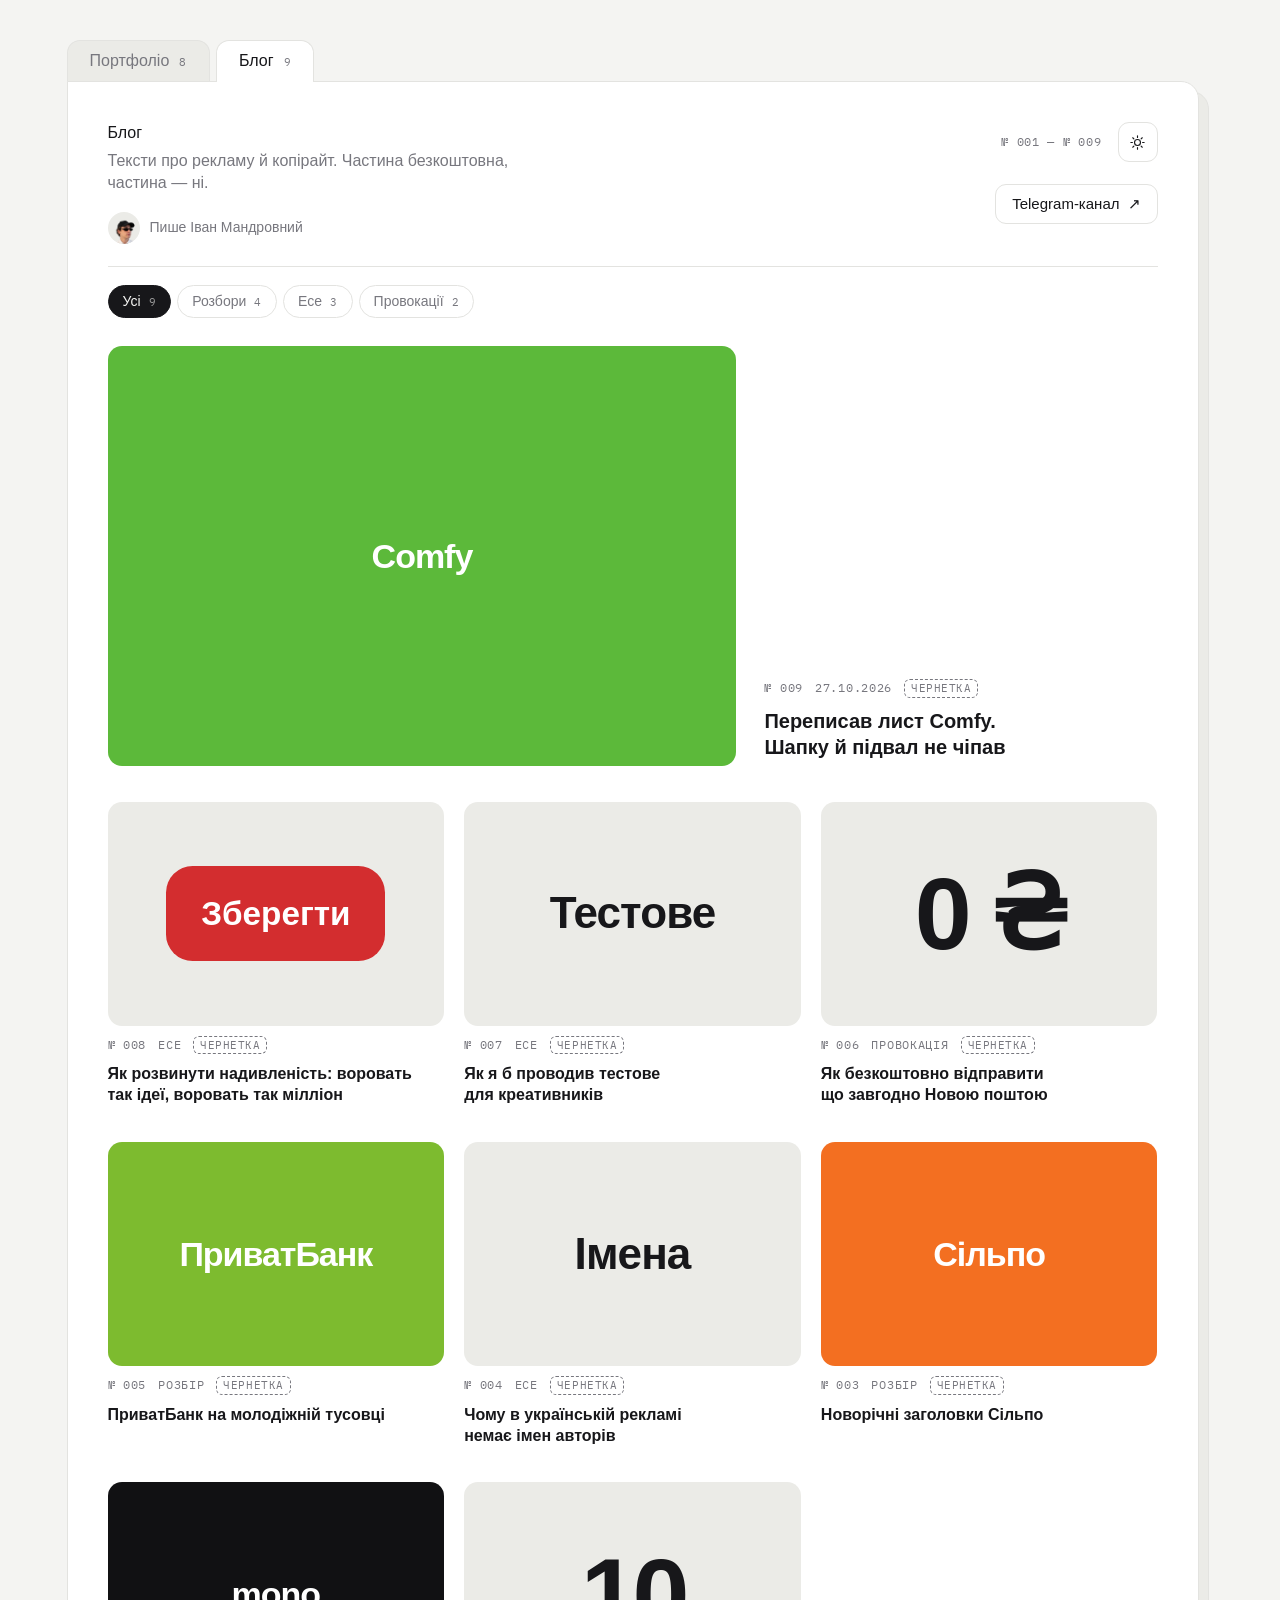
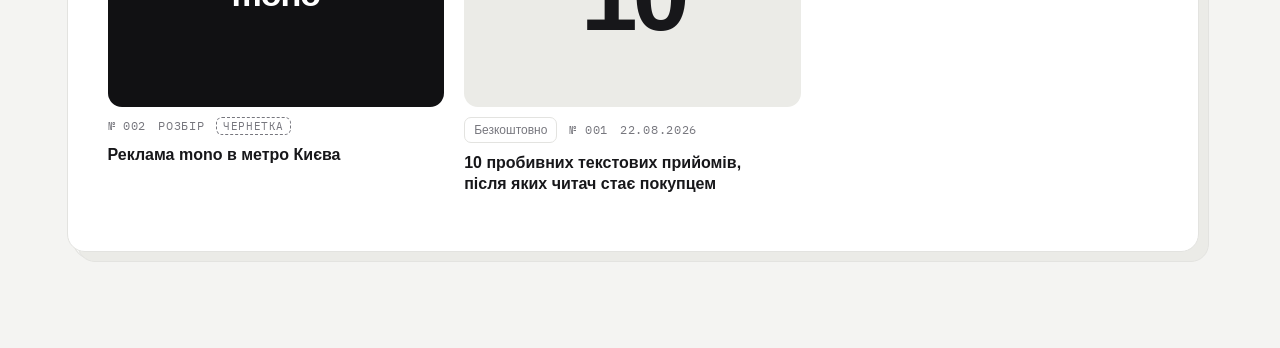
<file: blog.html>
<!DOCTYPE html>
<html lang="uk" data-theme="light">
<head>
<meta charset="utf-8">
<meta name="viewport" content="width=device-width, initial-scale=1">
<title>Блог — Іван Мандровний</title>
<link rel="icon" href="/favicon.ico" sizes="any">
<link rel="icon" type="image/png" sizes="32x32" href="/favicon-32.png">
<link rel="icon" type="image/png" sizes="192x192" href="/favicon-192.png">
<link rel="apple-touch-icon" href="/apple-touch-icon.png">
<meta name="description" content="Тексти про рекламу й копірайт. Частина безкоштовна, частина — ні.">
<script>
  try { var t = localStorage.getItem('theme'); if (t) document.documentElement.dataset.theme = t; } catch (e) {}
</script>
<link rel="preconnect" href="https://fonts.googleapis.com">
<link rel="preconnect" href="https://fonts.gstatic.com" crossorigin>
<link href="https://fonts.googleapis.com/css2?family=IBM+Plex+Mono:wght@400&display=swap" rel="stylesheet">
<link rel="stylesheet" href="/folders.css">
<script src="/posts.js"></script>
<!-- не малювати сторінку (і кадр переходу), поки не заповнено лічильник і статті -->
<link rel="expect" href="#rendered" blocking="render">
</head>
<body>

<div class="desk">

  <nav class="tabs" role="tablist" aria-label="Розділи сайту">
    <a class="tab" role="tab" href="/" aria-selected="false" tabindex="-1">Портфоліо <span class="mono">8</span></a>
    <a class="tab" role="tab" href="/blog" aria-selected="true" aria-controls="blog">Блог <span class="mono" id="blogCount">1</span></a>
  </nav>
  <script>document.getElementById('blogCount').textContent = window.visiblePosts().length;</script>

  <div class="stack">

    <!-- БЛОГ -->
    <main class="sheet front" id="blog" data-folder="blog" role="tabpanel" aria-label="Блог">
      <div class="mast">
        <div>
          <h1>Блог</h1>
          <p class="lede">Тексти про рекламу й копірайт. Частина безкоштовна, частина — ні.</p>
          <div class="author"><span class="av"><img src="/frames/hat_001.webp" alt=""></span><span>Пише Іван Мандровний</span></div>
        </div>
        <div class="mast-r">
          <div class="mast-top">
            <span class="mono" id="range">№ 001</span>
            <button class="toggle" type="button" title="Тема" aria-label="Тема"><svg class="i-sun" viewBox="0 0 24 24" width="17" height="17" fill="none" stroke="currentColor" stroke-width="1.6" stroke-linecap="round"><circle cx="12" cy="12" r="4.2"/><path d="M12 2.6v2.2M12 19.2v2.2M2.6 12h2.2M19.2 12h2.2M5.3 5.3l1.6 1.6M17.1 17.1l1.6 1.6M18.7 5.3l-1.6 1.6M6.9 17.1l-1.6 1.6"/></svg><svg class="i-moon" viewBox="0 0 24 24" width="17" height="17" fill="none" stroke="currentColor" stroke-width="1.6" stroke-linecap="round" stroke-linejoin="round"><path d="M20.5 14.6A8.6 8.6 0 0 1 9.4 3.5a8.6 8.6 0 1 0 11.1 11.1z"/></svg></button>
          </div>
          <a class="btn2" href="#">Telegram-канал <span aria-hidden="true">↗</span></a>
        </div>
      </div>

      <div class="filters" role="group" aria-label="Тип статті" hidden></div>

      <!-- Статті малюються з posts.js -->
      <div class="posts" id="posts">
        <a class="post feature" href="/blog-10-priyomiv">
          <div class="cover cover-type"><span class="big" aria-hidden="true">10</span></div>
          <div class="meta-col">
            <div class="post-meta"><span class="badge">Безкоштовно</span><span class="mono">№ 001</span><span class="mono">22.08.2026</span></div>
            <div class="post-title">10 пробивних текстових прийомів, після яких читач стає покупцем</div>
          </div>
        </a>
      </div>
    </main>

    <!-- ПОРТФОЛІО — задня папка, вміст на / -->
    <div class="sheet back" data-folder="portfolio" aria-hidden="true"></div>

  </div>
</div>

<script>
  (function () {
    var esc = function (s) { return String(s).replace(/[&<>"]/g, function (c) { return { '&': '&amp;', '<': '&lt;', '>': '&gt;', '"': '&quot;' }[c]; }); };
    var posts = window.visiblePosts();

    function cover(c) {
      if (c.brand) return '<div class="cover cover-brand" style="background:' + esc(c.bg) + '"><span class="b">' + esc(c.brand) + '</span></div>';
      if (c.pin) return '<div class="cover cover-type"><span class="pin" aria-hidden="true">' + esc(c.pin) + '</span></div>';
      if (c.big) return '<div class="cover cover-type"><span class="big" aria-hidden="true">' + esc(c.big) + '</span></div>';
      return '<div class="cover cover-type"><span class="word" aria-hidden="true">' + esc(c.word) + '</span></div>';
    }
    function meta(p, feature) {
      var m = p.free ? '<span class="badge">Безкоштовно</span>' : '';
      m += '<span class="mono">' + window.postNo(p.n) + '</span>';
      /* у найновішій статті й опублікованих — дата; у чернетках дати ще немає — тип */
      m += '<span class="mono">' + esc(p.date || window.POST_TYPES[p.type][0]) + '</span>';
      if (p.draft) m += '<span class="draft-mark">чернетка</span>';
      return '<div class="post-meta">' + m + '</div>';
    }
    function card(p, i) {
      var title = '<div class="post-title">' + esc(p.title) + '</div>';
      var attrs = ' href="' + esc(window.postUrl(p)) + '" data-type="' + p.type + '"';
      if (i === 0) return '<a class="post feature"' + attrs + '>' + cover(p.cover) + '<div class="meta-col">' + meta(p) + title + '</div></a>';
      return '<a class="post"' + attrs + '>' + cover(p.cover) + meta(p) + title + '</a>';
    }

    document.getElementById('posts').innerHTML = posts.map(card).join('');

    /* діапазон номерів: «№ 001» або «№ 001 — № 00N» */
    var nums = posts.map(function (p) { return p.n; });
    var lo = Math.min.apply(null, nums), hi = Math.max.apply(null, nums);
    document.getElementById('range').textContent = lo === hi ? window.postNo(lo) : window.postNo(lo) + ' — ' + window.postNo(hi);

    /* фільтр: тільки якщо типів статей хоча б два */
    var counts = {};
    posts.forEach(function (p) { counts[p.type] = (counts[p.type] || 0) + 1; });
    var types = Object.keys(window.POST_TYPES).filter(function (t) { return counts[t]; });
    if (types.length < 2) return;
    var bar = document.querySelector('.filters');
    var chip = function (key, label, n) {
      return '<button class="chip" type="button" aria-pressed="' + (key === 'all') + '" data-f="' + key + '">' + label + ' <span class="mono">' + n + '</span></button>';
    };
    bar.innerHTML = chip('all', 'Усі', posts.length) + types.map(function (t) { return chip(t, window.POST_TYPES[t][1], counts[t]); }).join('');
    bar.hidden = false;
    var cards = Array.prototype.slice.call(document.querySelectorAll('#posts .post'));
    bar.addEventListener('click', function (e) {
      var c = e.target.closest('.chip');
      if (!c) return;
      bar.querySelectorAll('.chip').forEach(function (x) { x.setAttribute('aria-pressed', x === c); });
      cards.forEach(function (p) { p.hidden = !(c.dataset.f === 'all' || p.dataset.type === c.dataset.f); });
    });
  })();
</script>
<span id="rendered" hidden></span>
<script src="/folders.js"></script>
</body>
</html>
</file>
<file: folders.css>
/* «Дві папки»: спільні стилі index.html (портфоліо), blog.html (блог) і draft.html */

:root {
  --bg: #1a1a1c;
  --panel: #232326;
  --text: #ededee;
  --muted: #93939a;
  --line: #313136;
  --sunk: #1f1f22;
}
html[data-theme="light"] {
  --bg: #f4f4f2;
  --panel: #ffffff;
  --text: #17171a;
  --muted: #77777e;
  --line: #e3e3e0;
  --sunk: #ebebe7;
}
* { box-sizing: border-box; margin: 0; padding: 0; }
/* місце під смугу прокрутки завжди зарезервоване: інакше між довгою і короткою папкою
   змінюється ширина вікна, і браузер скасовує анімацію переходу */
html { scrollbar-gutter: stable; }
body {
  background: var(--bg);
  color: var(--text);
  font-family: -apple-system, BlinkMacSystemFont, "Inter", "Segoe UI", sans-serif;
  font-size: 16px;
  line-height: 1.375;
  -webkit-font-smoothing: antialiased;
  transition: background .25s ease, color .25s ease;
}
a { color: inherit; }
button { font: inherit; color: inherit; }
:focus-visible { outline: 2px solid var(--text); outline-offset: 2px; }
.mono {
  font-family: "IBM Plex Mono", ui-monospace, monospace;
  font-size: 12px;
  font-weight: 400;
  letter-spacing: .06em;
  text-transform: uppercase;
  color: var(--muted);
}

/* «стіл» */
.desk { max-width: 1180px; margin: 0 auto; padding: 40px 24px 96px; }

/* ---------- вкладки ---------- */
.tabs { display: flex; gap: 6px; align-items: flex-end; }
.tab {
  display: flex; gap: 10px; align-items: baseline;
  border: 1px solid var(--line); border-bottom: 0;
  border-radius: 13px 13px 0 0;
  padding: 12px 22px;
  font-size: 16px;
  line-height: 1;
  text-decoration: none;
  background: var(--sunk); color: var(--muted);
  transition: transform .4s cubic-bezier(.34,1.7,.5,1), background .25s, color .25s;
}
.tab .mono { font-size: 11px; }
.tab:hover { color: var(--text); }
/* неактивна заходить нижнім краєм на 6px під аркуш — при підстрибуванні під нею немає щілини */
.tab[aria-selected="false"] { padding-bottom: 18px; margin-bottom: -6px; }
.tab[aria-selected="false"]:hover { transform: translateY(-4px); }
.tab[aria-selected="true"] {
  position: relative; z-index: 3;
  background: var(--panel); color: var(--text);
  margin-bottom: -1px;
  padding-bottom: 13px;
  cursor: default;
}

.toggle {
  flex: none;
  width: 40px; height: 40px;
  border-radius: 11px;
  background: var(--panel);
  border: 1px solid var(--line);
  color: var(--text);
  cursor: pointer;
  display: flex; align-items: center; justify-content: center;
}
.toggle svg { display: block; }
html[data-theme="light"] .i-moon { display: none; }
html[data-theme="dark"]  .i-sun  { display: none; }

/* ---------- папки ---------- */
.stack { position: relative; }
/* край другого аркуша під передньою папкою — видно товщину */
.stack::after {
  content: "";
  position: absolute; left: 6px; right: -6px; bottom: -7px;
  height: 30px;
  border: 1px solid var(--line); border-top: 0;
  border-radius: 0 0 18px 18px;
  background: var(--panel);
}
.sheet {
  background: var(--panel);
  border: 1px solid var(--line);
  border-radius: 0 18px 18px 18px;
  padding: 40px 40px 56px;
  min-width: 0;
}
.sheet.front { position: relative; z-index: 2; }
.sheet.back {
  position: absolute; inset: 0; z-index: 1;
  transform: translate(10px, 10px);
  background: var(--sunk);
  pointer-events: none;
}
/* для переходу між сторінками кожна папка має своє ім'я: передня їде назад, задня — вперед */
.sheet[data-folder="portfolio"] { view-transition-name: folder-portfolio; }
.sheet[data-folder="blog"] { view-transition-name: folder-blog; }

@view-transition { navigation: auto; }
::view-transition-group(folder-portfolio),
::view-transition-group(folder-blog) {
  animation-duration: .45s;
  animation-timing-function: cubic-bezier(.3,.9,.3,1);
}
::view-transition-old(folder-portfolio), ::view-transition-new(folder-portfolio),
::view-transition-old(folder-blog), ::view-transition-new(folder-blog) {
  animation-duration: .3s;
}
::view-transition-old(root), ::view-transition-new(root) { animation-duration: .2s; }

/* запасна анімація для браузерів без View Transitions між сторінками */
.sheet.enter { animation: enter .45s cubic-bezier(.3,.9,.3,1); }
@keyframes enter {
  from { transform: translate(10px, 10px); opacity: .6; }
  to   { transform: none; opacity: 1; }
}

/* ---------- ПОРТФОЛІО ---------- */
.pf { display: grid; grid-template-columns: 250px minmax(0, 1fr); gap: 56px; align-items: start; }
.pf-side { position: sticky; top: 24px; display: flex; flex-direction: column; align-items: flex-start; }
.pf-head { display: flex; justify-content: space-between; align-items: flex-start; width: 100%; }
.portrait {
  position: relative;
  width: 190px; height: 190px;
  margin: -14px 0 34px -14px;
  -webkit-mask-image: linear-gradient(to bottom, #000 0%, #000 38%, rgba(0,0,0,.62) 58%, rgba(0,0,0,.22) 73%, transparent 86%);
  mask-image: linear-gradient(to bottom, #000 0%, #000 38%, rgba(0,0,0,.62) 58%, rgba(0,0,0,.22) 73%, transparent 86%);
}
.portrait img {
  position: absolute; inset: 0;
  width: 100%; height: 100%;
  object-fit: contain;
  opacity: 0; pointer-events: none;
}
.portrait img.on { opacity: 1; }

/* текст під портретом — легший і з повітрям */
.name { color: var(--muted); font-size: 13px; margin-bottom: 8px; }
h1 { font-size: 15px; font-weight: 400; line-height: 1.45; margin-bottom: 28px; }
.label { color: var(--muted); font-size: 13px; margin-bottom: 8px; }
.block { margin-bottom: 36px; }
.block p { font-size: 14px; line-height: 1.5; }

.contact-btn {
  display: flex; align-items: center; justify-content: center;
  position: relative;
  width: 100%;
  height: 46px;
  border-radius: 12px;
  background: var(--text);
  color: var(--bg);
  font-size: 16px;
  font-family: inherit;
  border: none;
  cursor: pointer;
  transition: opacity .2s;
}
.contact-btn:hover { opacity: .85; }
.contact-btn kbd {
  position: absolute; right: 12px;
  font-family: inherit; font-size: 12px;
  border: 1px solid rgba(128,128,128,.4);
  border-radius: 5px;
  padding: 2px 7px;
  opacity: .55;
}
.links { display: flex; gap: 16px; margin-top: 18px; flex-wrap: wrap; }
.links a {
  color: var(--muted);
  text-decoration: none;
  font-size: 14px;
  border-bottom: 1px solid var(--line);
  padding-bottom: 2px;
}
.links a:hover { color: var(--text); }

.section-label {
  display: flex; justify-content: space-between; align-items: baseline; gap: 12px;
  color: var(--muted);
  font-size: 14px;
  padding-bottom: 12px;
  border-bottom: 1px solid var(--line);
  margin-bottom: 22px;
}
.section-label .note { text-align: right; }

.grid { display: grid; grid-template-columns: repeat(2, minmax(0, 1fr)); gap: 0 18px; }
.case { display: flex; flex-direction: column; gap: 12px; margin-bottom: 36px; text-decoration: none; min-width: 0; }
.case.wide { grid-column: 1 / -1; }
.shot {
  position: relative;
  aspect-ratio: 4 / 3;
  border-radius: 16px;
  overflow: hidden;
  display: flex; align-items: center; justify-content: center;
  transition: transform .35s cubic-bezier(.2,.7,.3,1);
}
.case.wide .shot { aspect-ratio: 3 / 2; }
.case:hover .shot { transform: scale(1.006); }
.tag {
  position: absolute;
  top: 14px; left: 14px;
  z-index: 2;
  padding: 7px 12px;
  border-radius: 9px;
  font-size: 13px;
  line-height: 1;
  color: #fff;
  background: rgba(20,20,22,.42);
  border: 1px solid rgba(255,255,255,.16);
  -webkit-backdrop-filter: blur(10px);
  backdrop-filter: blur(10px);
}
.tag.dark {
  color: #17171a;
  background: rgba(255,255,255,.55);
  border-color: rgba(0,0,0,.10);
}
.shot .logo { width: 45%; height: auto; object-fit: contain; opacity: .96; }
.shot .logo.aurex {
  filter: drop-shadow(0 0 26px rgba(222,178,96,.55)) drop-shadow(0 0 60px rgba(214,160,70,.35));
}
.shot .corner {
  position: absolute;
  right: -3%; bottom: -3%;
  width: 34%; height: auto;
  object-fit: contain;
}
/* під карткою — номер і підпис; назва бренду вже є на картинці */
.cap { display: flex; gap: 12px; align-items: baseline; font-size: 15px; }
.cap .sub { color: var(--muted); }
.case:hover .cap .sub, .idea:hover b, .post:hover .post-title { text-decoration: underline; text-underline-offset: 4px; }

.gold {
  background:
    radial-gradient(circle at 50% 46%, rgba(214,170,88,.40), rgba(214,170,88,.10) 40%, transparent 64%),
    linear-gradient(140deg,#0a0a0b,#17140f);
}
.sky {
  background:
    radial-gradient(circle at 30% 24%, rgba(160,205,245,.55), rgba(160,205,245,0) 58%),
    linear-gradient(160deg,#7db4ea 0%,#4b8fd8 52%,#2f6fc0 100%);
}
.g1 { background: linear-gradient(140deg,#1c1c1f,#3a3a42); }
.g2 { background: linear-gradient(140deg,#0f3527,#2b7d55); }
.g5 { background: linear-gradient(140deg,#3a1020,#8f2b45); }

/* індекс ідей */
.ideas { margin-top: 12px; }
.ideas .section-label { margin-bottom: 0; }
.idea {
  display: grid;
  grid-template-columns: 40px minmax(0, 1fr) auto;
  gap: 14px;
  align-items: baseline;
  padding: 14px 0;
  border-bottom: 1px solid var(--line);
  text-decoration: none;
}
.idea b { font-weight: 500; }
.idea .desc { color: var(--muted); }

/* ---------- БЛОГ ---------- */
.mast {
  display: grid; grid-template-columns: minmax(0, 1fr) auto;
  gap: 24px; align-items: start;
  padding-bottom: 22px;
  border-bottom: 1px solid var(--line);
}
.mast h1 { font-size: 16px; font-weight: 500; line-height: 1.375; margin-bottom: 6px; }
.mast .lede { color: var(--muted); max-width: 46ch; }
.author { display: flex; gap: 10px; align-items: center; margin-top: 18px; }
.author .av { width: 32px; height: 32px; border-radius: 50%; background: var(--sunk); overflow: hidden; flex: none; }
.author .av img { width: 150%; margin: -4% 0 0 -22%; display: block; }
.author span { font-size: 14px; color: var(--muted); }
.mast-r { display: flex; flex-direction: column; align-items: flex-end; gap: 22px; }
.mast-top { display: flex; gap: 16px; align-items: center; }
.btn2 {
  display: inline-flex; gap: 8px; align-items: center;
  height: 40px; padding: 0 16px;
  border-radius: 11px;
  background: var(--panel); border: 1px solid var(--line);
  text-decoration: none; font-size: 15px;
}
.btn2:hover { border-color: var(--text); }

/* фільтр за типами — з'являється, коли типів хоча б два */
.filters { display: flex; gap: 6px; padding: 18px 0 0; flex-wrap: wrap; }
.filters[hidden] { display: none; }
.chip {
  display: inline-flex; gap: 8px; align-items: baseline;
  border: 1px solid var(--line); background: none;
  border-radius: 999px;
  padding: 6px 14px;
  font-size: 14px; color: var(--muted);
  cursor: pointer;
}
.chip .mono { font-size: 11px; }
.chip[aria-pressed="true"] { background: var(--text); color: var(--bg); border-color: var(--text); }
.chip[aria-pressed="true"] .mono { color: inherit; opacity: .6; }

.posts {
  display: grid; grid-template-columns: repeat(3, minmax(0, 1fr));
  gap: 36px 20px;
  padding-top: 28px;
}
.post { display: flex; flex-direction: column; gap: 10px; text-decoration: none; min-width: 0; }
.post[hidden] { display: none; }
.post.feature {
  grid-column: 1 / -1;
  display: grid; grid-template-columns: minmax(0, 1.6fr) minmax(0, 1fr);
  gap: 28px; align-items: end;
}
.post.feature .meta-col { display: flex; flex-direction: column; gap: 10px; padding-bottom: 6px; }
.cover {
  aspect-ratio: 3 / 2;
  border-radius: 14px;
  overflow: hidden;
  display: flex; align-items: center; justify-content: center;
  transition: transform .35s cubic-bezier(.2,.7,.3,1);
}
.post:hover .cover { transform: scale(1.006); }
/* типографічна: ключове число чи слово із заголовка */
.cover-type { background: var(--sunk); }
.cover-type .big { font-weight: 700; letter-spacing: -0.05em; line-height: .8; font-size: clamp(80px, 11vw, 150px); white-space: nowrap; }
.post:not(.feature) .cover-type .big { font-size: clamp(64px, 8vw, 110px); }
.cover-type .pin { background: #D32D2F; color: #fff; font-weight: 600; line-height: 1.2; padding: .82em 1.05em; border-radius: .8em; font-size: clamp(24px, 3.4vw, 44px); }
.post:not(.feature) .cover-type .pin { font-size: clamp(20px, 2.6vw, 34px); }
.cover-type .word { font-weight: 600; letter-spacing: -0.02em; font-size: clamp(30px, 3.6vw, 44px); }
/* бренд: назва бренду на кольорі бренду (фон — з даних статті) */
.cover-brand .b { color: #fff; font-weight: 700; font-size: 34px; letter-spacing: -0.03em; }
.post-meta { display: flex; gap: 12px; flex-wrap: wrap; align-items: center; }
.badge {
  font-size: 12px;
  padding: 4px 9px;
  border-radius: 7px;
  color: var(--muted);
  border: 1px solid var(--line);
}
/* мітка чернетки — видно лише в режимі перегляду */
.draft-mark {
  font-family: "IBM Plex Mono", ui-monospace, monospace;
  font-size: 10.5px; letter-spacing: .05em; text-transform: uppercase;
  color: var(--muted);
  border: 1px dashed var(--muted); border-radius: 6px;
  padding: 1px 6px;
}
.post-title { font-weight: 600; line-height: 1.3; text-wrap: balance; }
.post.feature .post-title { font-size: 20px; }

@media (max-width: 960px) {
  .pf { grid-template-columns: minmax(0, 1fr); gap: 36px; }
  .pf-side { position: static; }
  .posts { grid-template-columns: repeat(2, minmax(0, 1fr)); }
}
@media (max-width: 620px) {
  .desk { padding: 20px 16px 80px; }
  .sheet { padding: 24px 18px 36px; }
  .tab { padding: 11px 16px; }
  .tab[aria-selected="false"] { padding-bottom: 17px; }
  .tab[aria-selected="true"] { padding-bottom: 12px; }
  .grid, .posts { grid-template-columns: minmax(0, 1fr); }
  .case .shot { aspect-ratio: 3 / 2; }
  .post.feature { grid-template-columns: minmax(0, 1fr); gap: 12px; }
  .mast { grid-template-columns: minmax(0, 1fr); }
  .mast-r { align-items: flex-start; }
  .idea { grid-template-columns: 32px minmax(0, 1fr); }
  .idea .ind { display: none; }
}
@media (prefers-reduced-motion: reduce) {
  @view-transition { navigation: none; }
  .tab, .shot, .cover { transition: none; }
  .sheet.enter { animation: none; }
}
</file>
